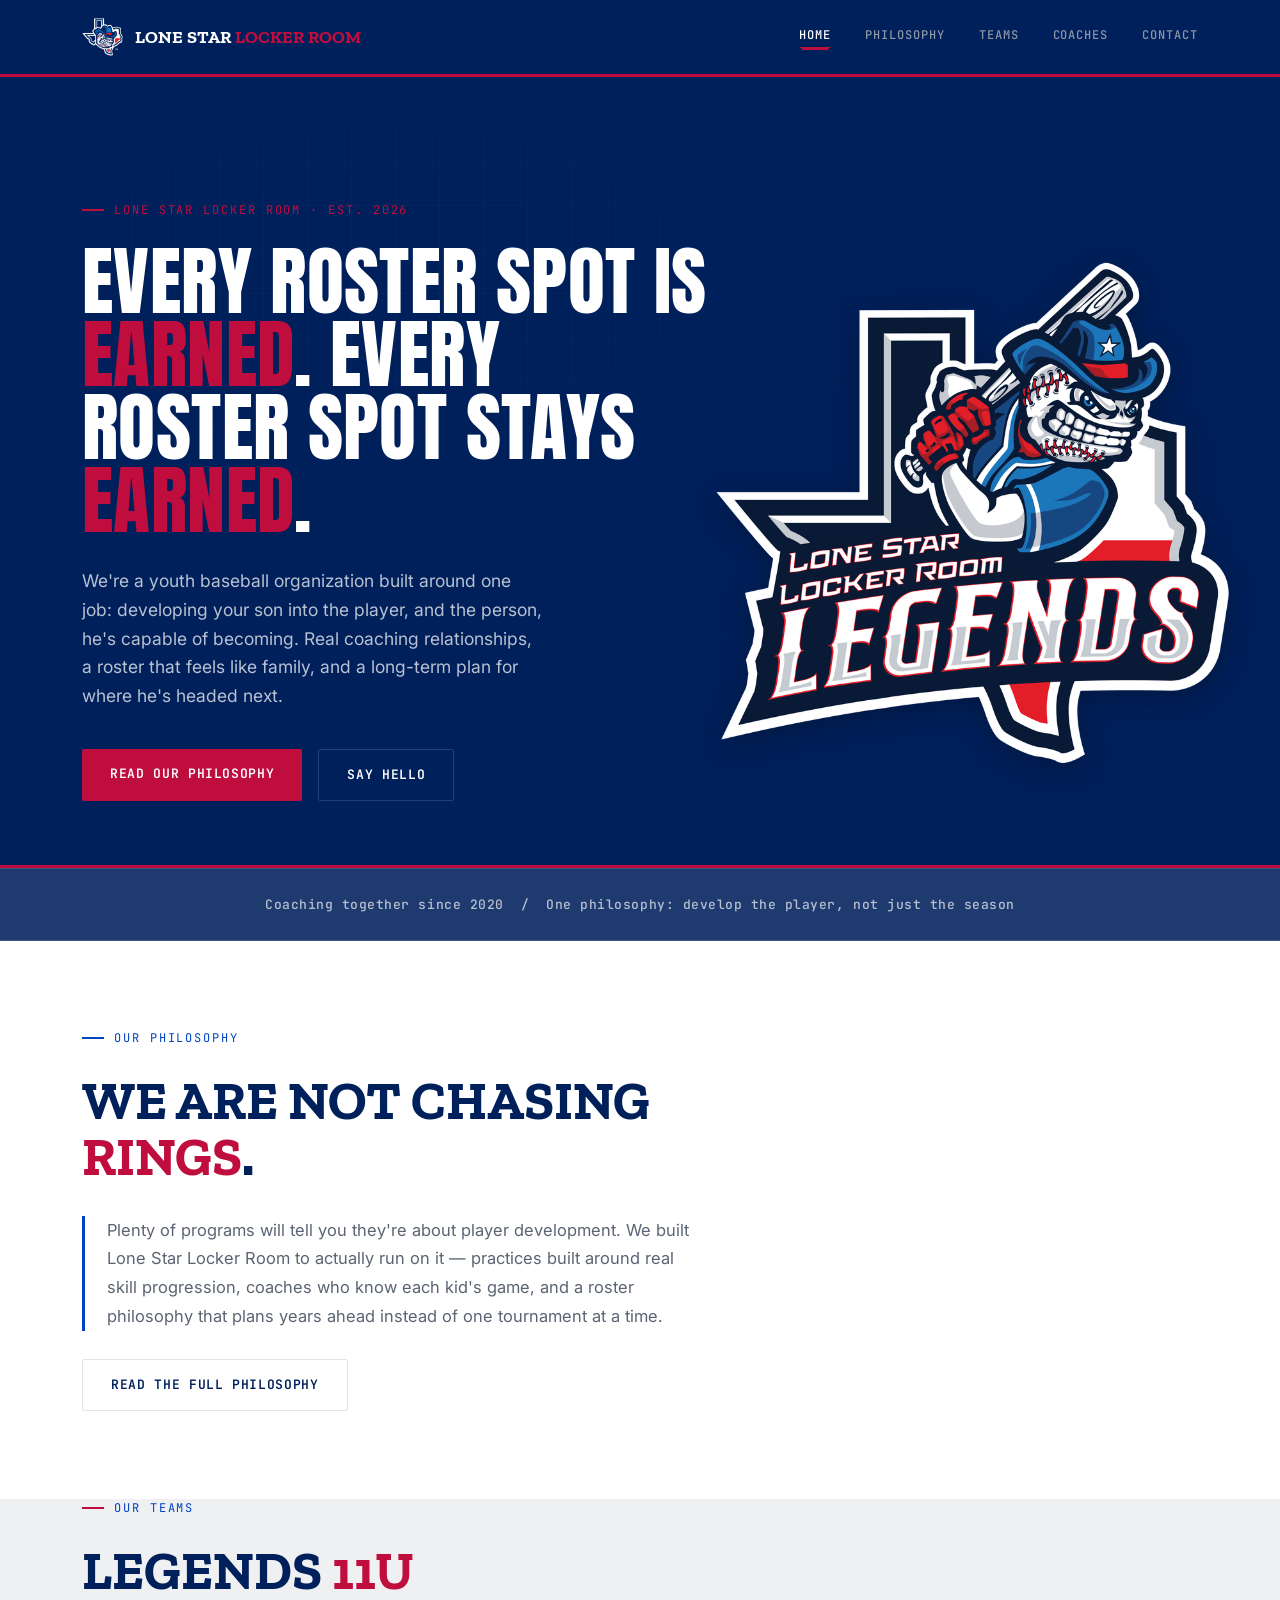
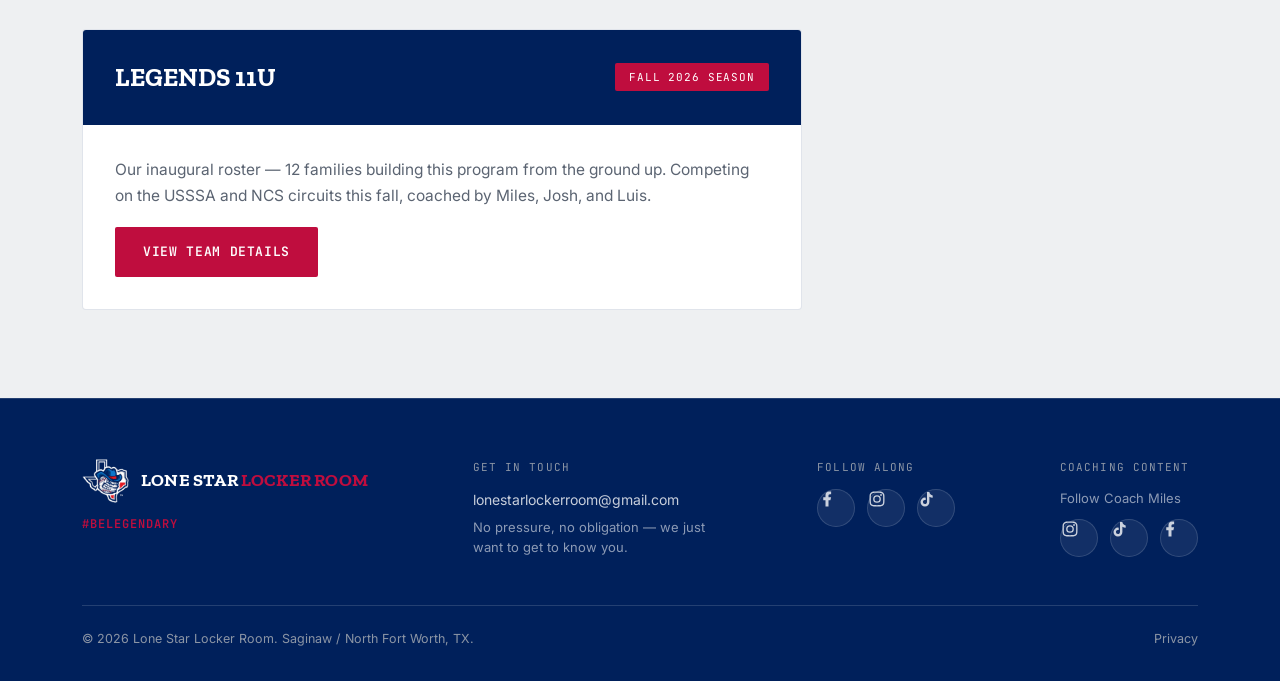
<file: index.html>
<!DOCTYPE html>
<html lang="en">
<head>
<meta charset="UTF-8">
<meta name="viewport" content="width=device-width, initial-scale=1.0">
<title>Home | Lone Star Locker Room</title>
<meta name="description" content="Lone Star Locker Room is a youth select baseball organization in Saginaw / North Fort Worth, TX built on player development, not roster shuffling.">
<link rel="icon" type="image/png" href="/assets/img/lslr-icon.png">
<link rel="preconnect" href="https://fonts.googleapis.com">
<link href="https://fonts.googleapis.com/css2?family=Anton&family=Zilla+Slab:wght@400;500;600;700&family=Inter:wght@400;500;600;700&family=JetBrains+Mono:wght@400;500;600;700&display=swap" rel="stylesheet">
<link rel="stylesheet" href="/assets/css/style.css">
</head>
<body>

<nav class="nav">
  <div class="nav-inner">
    <a href="/" class="brand-lockup">
      <img src="/assets/img/lslr-icon.png" alt="Lone Star Locker Room mark" class="mark mark-nav">
      <div class="wordmark">Lone Star <span>Locker Room</span></div>
    </a>
    <div class="nav-links">
      <a href="#top" class="active">Home</a>
      <a href="/philosophy/">Philosophy</a>
      <a href="/teams/">Teams</a>
      <a href="/coaches/">Coaches</a>
      <a href="/contact/">Contact</a>
    </div>
    <button class="nav-toggle" id="nav-toggle" aria-label="Open menu" aria-expanded="false">
      <span></span><span></span><span></span>
    </button>
  </div>
  <div class="nav-mobile-panel" id="nav-mobile-panel">
      <a href="#top" class="active">Home</a>
      <a href="/philosophy/">Philosophy</a>
      <a href="/teams/">Teams</a>
      <a href="/coaches/">Coaches</a>
      <a href="/contact/">Contact</a>
  </div>
</nav>


<section class="hero" id="top">
  <div class="container hero-grid">
    <div class="hero-copy">
      <div class="eyebrow">Lone Star Locker Room &middot; Est. 2026</div>
      <h1>Every roster spot is <em>earned</em>. Every roster spot stays <em>earned</em>.</h1>
      <p class="hero-sub">We're a youth baseball organization built around one job: developing your son into the player, and the person, he's capable of becoming. Real coaching relationships, a roster that feels like family, and a long-term plan for where he's headed next.</p>
      <div class="hero-ctas">
        <a href="/philosophy/" class="btn btn-primary">Read Our Philosophy</a>
        <a href="/contact/" class="btn btn-secondary">Say Hello</a>
      </div>
    </div>
    <div class="hero-mark-wrap">
      <img src="/assets/img/lslr-primary.png" alt="Lone Star Locker Room Legends logo" class="mark mark-hero">
    </div>
  </div>
</section>

<div style="height: 3px; background: var(--red);"></div>
<div class="mission-band">
  <div class="container">
    <p class="mission-line">Coaching together since 2020 &nbsp;/&nbsp; One philosophy: develop the player, not just the season</p>
  </div>
</div>

<section class="section section-alt">
  <div class="container">
    <div class="phil-header reveal" style="margin-bottom: 30px;">
      <div class="eyebrow" style="color: var(--royal);">Our Philosophy</div>
      <h2>We are not chasing <em>rings</em>.</h2>
    </div>
    <div class="phil-body reveal">
      <p>Plenty of programs will tell you they're about player development. We built Lone Star Locker Room to actually run on it &mdash; practices built around real skill progression, coaches who know each kid's game, and a roster philosophy that plans years ahead instead of one tournament at a time.</p>
    </div>
    <a href="/philosophy/" class="btn btn-secondary reveal" style="display:inline-block; margin-top:28px; border-color: var(--hairline-dark); color: var(--navy);">Read The Full Philosophy</a>
  </div>
</section>

<section class="section" style="padding-top: 0;">
  <div class="container">
    <div class="eyebrow reveal" style="color: var(--royal);">Our Teams</div>
    <h2 class="reveal" style="margin-bottom: 30px;">Legends <em>11U</em></h2>
    <div class="team-card reveal">
      <div class="team-card-band">
        <h3>Legends 11U</h3>
        <span class="team-status">Fall 2026 Season</span>
      </div>
      <div class="team-card-body">
        <p>Our inaugural roster &mdash; 12 families building this program from the ground up. Competing on the USSSA and NCS circuits this fall, coached by Miles, Josh, and Luis.</p>
        <a href="/teams/" class="btn btn-primary">View Team Details</a>
      </div>
    </div>
  </div>
</section>

<footer id="contact-footer" style="border-top: 1px solid var(--hairline);">
  <div class="container">
    <div class="footer-top">
      <div class="footer-brand">
        <div class="brand-lockup">
          <img src="/assets/img/lslr-icon.png" alt="Lone Star Locker Room mark" class="mark mark-footer">
          <div class="wordmark">Lone Star <span>Locker Room</span></div>
        </div>
        <div class="footer-tagline">#BeLegendary</div>
      </div>
      <div class="footer-col">
        <div class="footer-col-title">Get In Touch</div>
        <a href="mailto:lonestarlockerroom@gmail.com">lonestarlockerroom@gmail.com</a>
        <p style="max-width:240px; color:rgba(255,255,255,0.55); font-size:13px; margin-top:4px;">No pressure, no obligation &mdash; we just want to get to know you.</p>
      </div>
      <div class="footer-col">
        <div class="footer-col-title">Follow Along</div>
        <div class="social-icons">
          <a href="https://www.facebook.com/LoneStarLockerRoom" target="_blank" rel="noopener" class="social-icon-btn" aria-label="Lone Star Locker Room on Facebook"><svg width="18" height="18" viewBox="0 0 24 24" fill="currentColor"><path d="M14 13.5h2.5l1-4H14v-2c0-1.03 0-2 2-2h1.5V2.14c-.326-.043-1.557-.14-2.857-.14C11.928 2 10 3.657 10 6.7v2.8H7v4h3V22h4z"/></svg></a>
          <a href="https://www.instagram.com/lonestarlockerroom" target="_blank" rel="noopener" class="social-icon-btn" aria-label="Lone Star Locker Room on Instagram"><svg width="18" height="18" viewBox="0 0 24 24" fill="currentColor"><path d="M12 2c-2.72 0-3.06.01-4.12.06-1.06.05-1.79.22-2.43.47-.66.26-1.22.6-1.77 1.16-.56.55-.9 1.11-1.16 1.77-.25.64-.42 1.37-.47 2.43C2 8.94 2 9.28 2 12s.01 3.06.06 4.12c.05 1.06.22 1.79.47 2.43.26.66.6 1.22 1.16 1.77.55.56 1.11.9 1.77 1.16.64.25 1.37.42 2.43.47C8.94 22 9.28 22 12 22s3.06-.01 4.12-.06c1.06-.05 1.79-.22 2.43-.47.66-.26 1.22-.6 1.77-1.16.56-.55.9-1.11 1.16-1.77.25-.64.42-1.37.47-2.43.05-1.06.06-1.4.06-4.12s-.01-3.06-.06-4.12c-.05-1.06-.22-1.79-.47-2.43-.26-.66-.6-1.22-1.16-1.77-.55-.56-1.11-.9-1.77-1.16-.64-.25-1.37-.42-2.43-.47C15.06 2.01 14.72 2 12 2zm0 1.8c2.67 0 2.99.01 4.04.06.98.04 1.51.21 1.86.34.47.18.8.4 1.15.75.35.35.57.68.75 1.15.13.35.3.88.34 1.86.05 1.05.06 1.37.06 4.04s-.01 2.99-.06 4.04c-.04.98-.21 1.51-.34 1.86-.18.47-.4.8-.75 1.15-.35.35-.68.57-1.15.75-.35.13-.88.3-1.86.34-1.05.05-1.37.06-4.04.06s-2.99-.01-4.04-.06c-.98-.04-1.51-.21-1.86-.34-.47-.18-.8-.4-1.15-.75-.35-.35-.57-.68-.75-1.15-.13-.35-.3-.88-.34-1.86C3.81 14.99 3.8 14.67 3.8 12s.01-2.99.06-4.04c.04-.98.21-1.51.34-1.86.18-.47.4-.8.75-1.15.35-.35.68-.57 1.15-.75.35-.13.88-.3 1.86-.34C9.01 3.81 9.33 3.8 12 3.8zm0 3.05a5.15 5.15 0 100 10.3 5.15 5.15 0 000-10.3zm0 8.5a3.35 3.35 0 110-6.7 3.35 3.35 0 010 6.7zm6.56-8.7a1.2 1.2 0 11-2.4 0 1.2 1.2 0 012.4 0z"/></svg></a>
          <a href="https://www.tiktok.com/@lonestarlockerroom" target="_blank" rel="noopener" class="social-icon-btn" aria-label="Lone Star Locker Room on TikTok"><svg width="18" height="18" viewBox="0 0 24 24" fill="currentColor"><path d="M16.6 5.82c-.9-.88-1.4-2.08-1.4-3.32h-3.2v13.44c0 1.5-1.22 2.72-2.72 2.72a2.72 2.72 0 01-2.72-2.72 2.72 2.72 0 013.72-2.53V10.2a5.92 5.92 0 00-1-.08 5.92 5.92 0 00-5.92 5.92A5.92 5.92 0 009.28 22a5.92 5.92 0 005.92-5.92V9.01a7.5 7.5 0 004.4 1.41V7.22a4.28 4.28 0 01-2.99-1.4z"/></svg></a>
        </div>
      </div>
      <div class="footer-col">
        <div class="footer-col-title">Coaching Content</div>
        <p style="color:rgba(255,255,255,0.55); font-size:13px; margin-bottom:10px;">Follow Coach Miles</p>
        <div class="social-icons">
          <a href="https://www.instagram.com/heycoachmiles/" target="_blank" rel="noopener" class="social-icon-btn" aria-label="Coach Miles on Instagram"><svg width="18" height="18" viewBox="0 0 24 24" fill="currentColor"><path d="M12 2c-2.72 0-3.06.01-4.12.06-1.06.05-1.79.22-2.43.47-.66.26-1.22.6-1.77 1.16-.56.55-.9 1.11-1.16 1.77-.25.64-.42 1.37-.47 2.43C2 8.94 2 9.28 2 12s.01 3.06.06 4.12c.05 1.06.22 1.79.47 2.43.26.66.6 1.22 1.16 1.77.55.56 1.11.9 1.77 1.16.64.25 1.37.42 2.43.47C8.94 22 9.28 22 12 22s3.06-.01 4.12-.06c1.06-.05 1.79-.22 2.43-.47.66-.26 1.22-.6 1.77-1.16.56-.55.9-1.11 1.16-1.77.25-.64.42-1.37.47-2.43.05-1.06.06-1.4.06-4.12s-.01-3.06-.06-4.12c-.05-1.06-.22-1.79-.47-2.43-.26-.66-.6-1.22-1.16-1.77-.55-.56-1.11-.9-1.77-1.16-.64-.25-1.37-.42-2.43-.47C15.06 2.01 14.72 2 12 2zm0 1.8c2.67 0 2.99.01 4.04.06.98.04 1.51.21 1.86.34.47.18.8.4 1.15.75.35.35.57.68.75 1.15.13.35.3.88.34 1.86.05 1.05.06 1.37.06 4.04s-.01 2.99-.06 4.04c-.04.98-.21 1.51-.34 1.86-.18.47-.4.8-.75 1.15-.35.35-.68.57-1.15.75-.35.13-.88.3-1.86.34-1.05.05-1.37.06-4.04.06s-2.99-.01-4.04-.06c-.98-.04-1.51-.21-1.86-.34-.47-.18-.8-.4-1.15-.75-.35-.35-.57-.68-.75-1.15-.13-.35-.3-.88-.34-1.86C3.81 14.99 3.8 14.67 3.8 12s.01-2.99.06-4.04c.04-.98.21-1.51.34-1.86.18-.47.4-.8.75-1.15.35-.35.68-.57 1.15-.75.35-.13.88-.3 1.86-.34C9.01 3.81 9.33 3.8 12 3.8zm0 3.05a5.15 5.15 0 100 10.3 5.15 5.15 0 000-10.3zm0 8.5a3.35 3.35 0 110-6.7 3.35 3.35 0 010 6.7zm6.56-8.7a1.2 1.2 0 11-2.4 0 1.2 1.2 0 012.4 0z"/></svg></a>
          <a href="https://www.tiktok.com/@heycoachmiles" target="_blank" rel="noopener" class="social-icon-btn" aria-label="Coach Miles on TikTok"><svg width="18" height="18" viewBox="0 0 24 24" fill="currentColor"><path d="M16.6 5.82c-.9-.88-1.4-2.08-1.4-3.32h-3.2v13.44c0 1.5-1.22 2.72-2.72 2.72a2.72 2.72 0 01-2.72-2.72 2.72 2.72 0 013.72-2.53V10.2a5.92 5.92 0 00-1-.08 5.92 5.92 0 00-5.92 5.92A5.92 5.92 0 009.28 22a5.92 5.92 0 005.92-5.92V9.01a7.5 7.5 0 004.4 1.41V7.22a4.28 4.28 0 01-2.99-1.4z"/></svg></a>
          <a href="https://www.facebook.com/profile.php?id=61585629301353" target="_blank" rel="noopener" class="social-icon-btn" aria-label="Coach Miles on Facebook"><svg width="18" height="18" viewBox="0 0 24 24" fill="currentColor"><path d="M14 13.5h2.5l1-4H14v-2c0-1.03 0-2 2-2h1.5V2.14c-.326-.043-1.557-.14-2.857-.14C11.928 2 10 3.657 10 6.7v2.8H7v4h3V22h4z"/></svg></a>
        </div>
      </div>
    </div>
    <div class="footer-bottom">
      <span>&copy; 2026 Lone Star Locker Room. Saginaw / North Fort Worth, TX.</span>
      <a href="#">Privacy</a>
    </div>
  </div>
</footer>

<script src="/assets/js/main.js"></script>
</body>
</html>
</file>
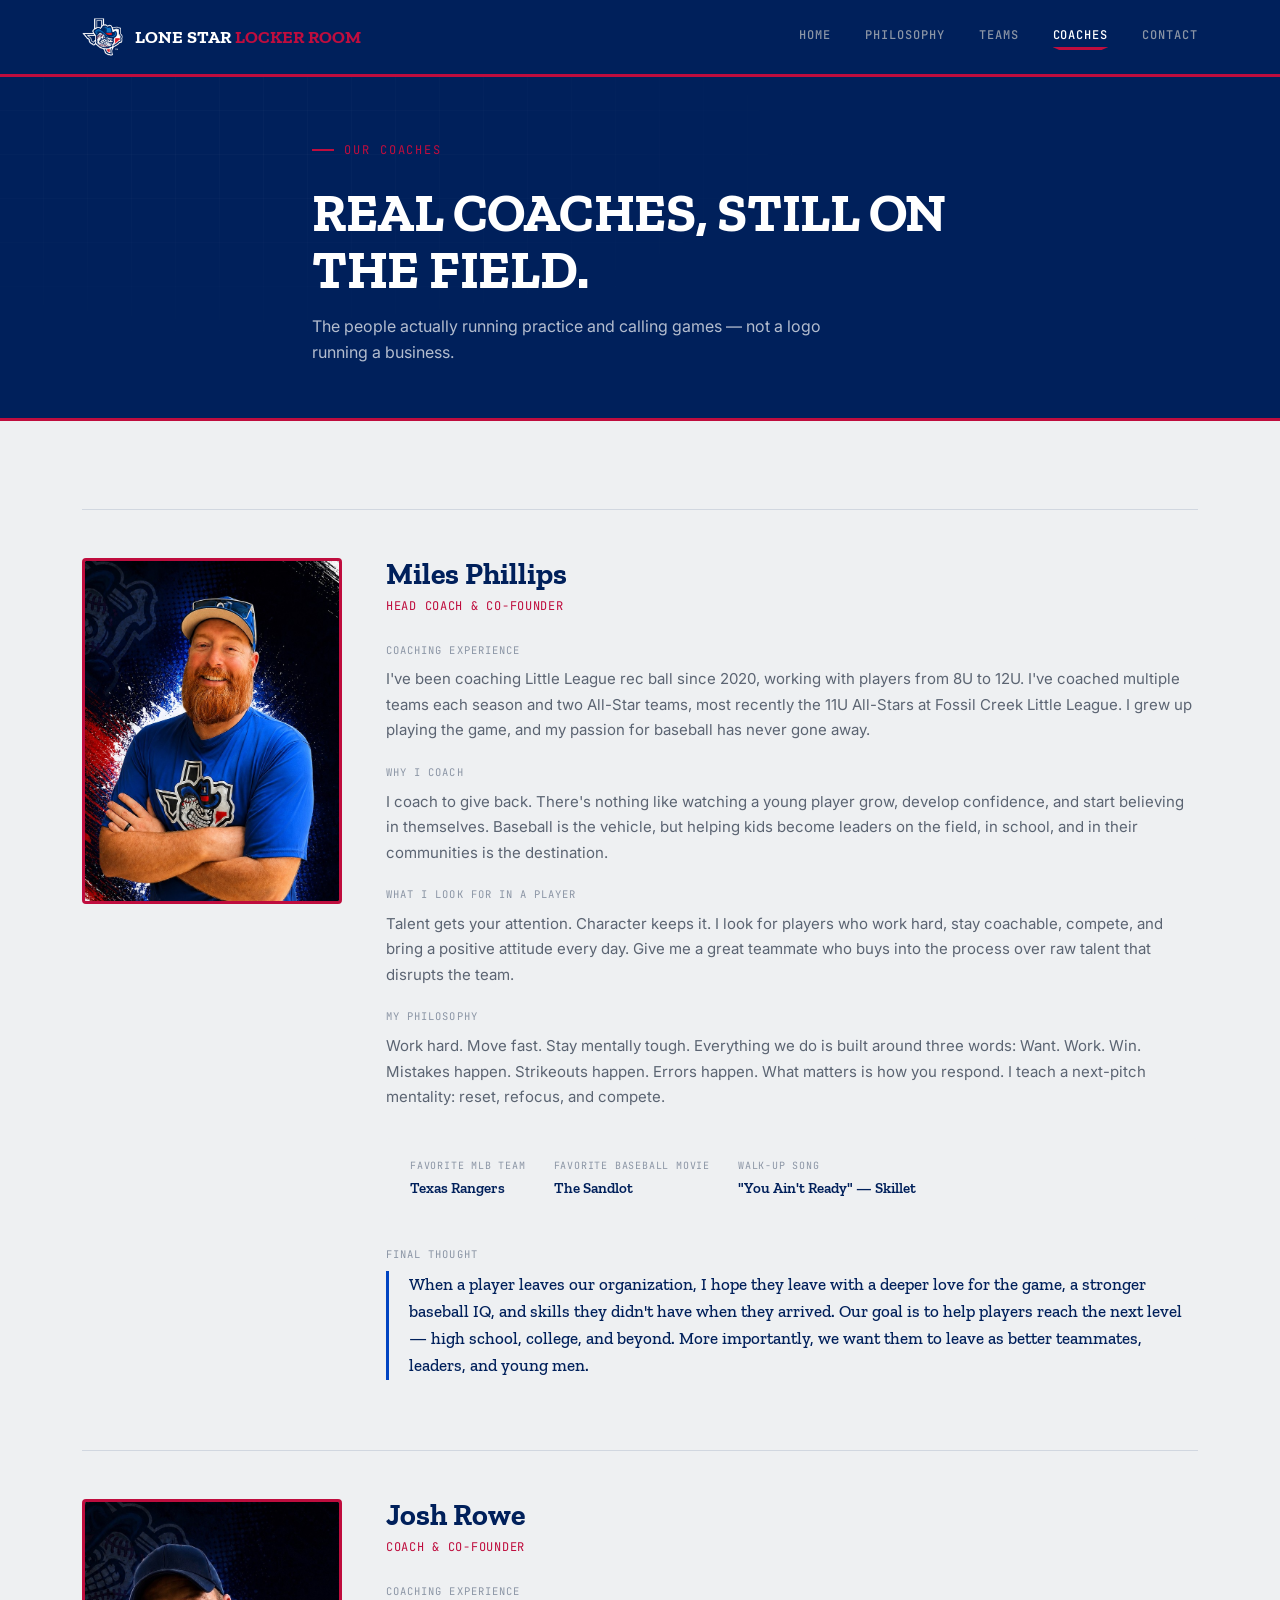
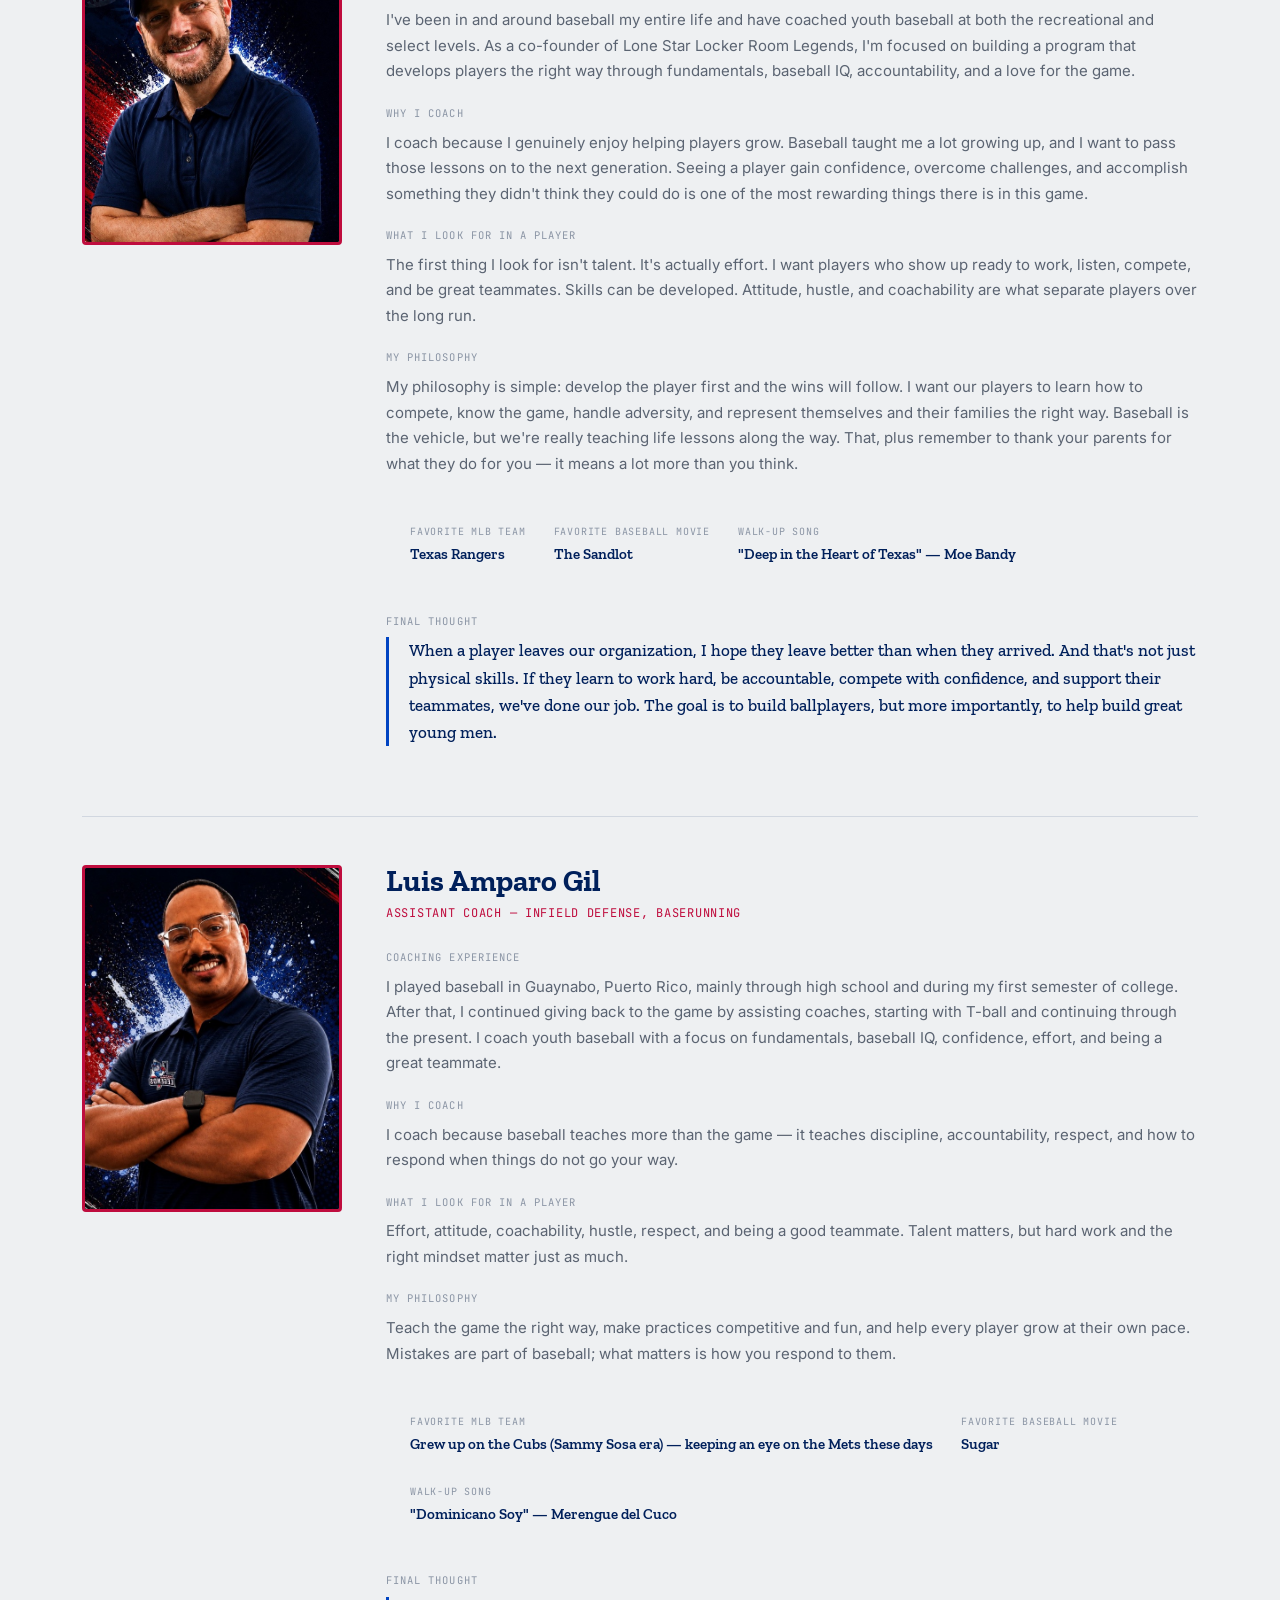
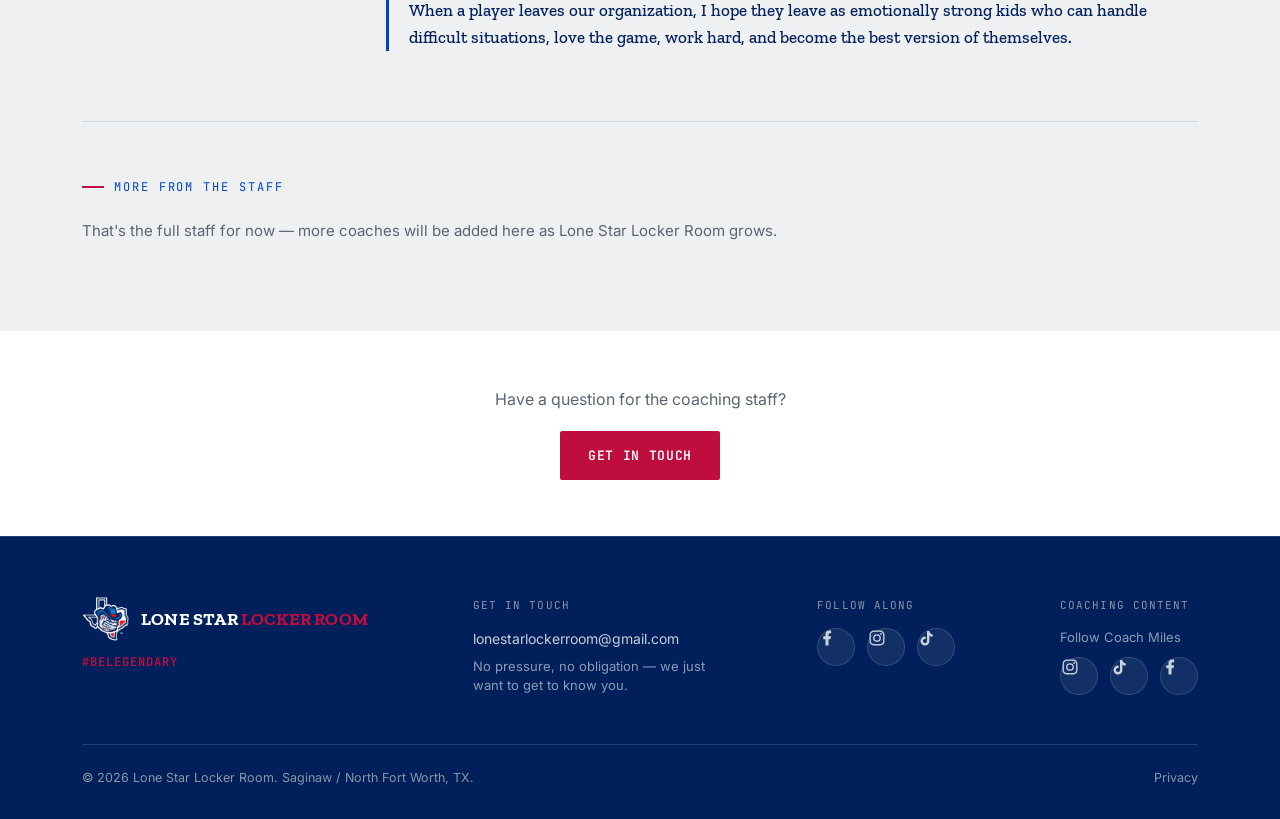
<file: coaches/index.html>
<!DOCTYPE html>
<html lang="en">
<head>
<meta charset="UTF-8">
<meta name="viewport" content="width=device-width, initial-scale=1.0">
<title>Coaches | Lone Star Locker Room</title>
<meta name="description" content="Meet the coaching staff behind Lone Star Locker Room: Miles, Josh, and Luis.">
<link rel="icon" type="image/png" href="/assets/img/lslr-icon.png">
<link rel="preconnect" href="https://fonts.googleapis.com">
<link href="https://fonts.googleapis.com/css2?family=Anton&family=Zilla+Slab:wght@400;500;600;700&family=Inter:wght@400;500;600;700&family=JetBrains+Mono:wght@400;500;600;700&display=swap" rel="stylesheet">
<link rel="stylesheet" href="/assets/css/style.css">
</head>
<body>

<nav class="nav">
  <div class="nav-inner">
    <a href="/" class="brand-lockup">
      <img src="/assets/img/lslr-icon.png" alt="Lone Star Locker Room mark" class="mark mark-nav">
      <div class="wordmark">Lone Star <span>Locker Room</span></div>
    </a>
    <div class="nav-links">
      <a href="/">Home</a>
      <a href="/philosophy/">Philosophy</a>
      <a href="/teams/">Teams</a>
      <a href="#top" class="active">Coaches</a>
      <a href="/contact/">Contact</a>
    </div>
    <button class="nav-toggle" id="nav-toggle" aria-label="Open menu" aria-expanded="false">
      <span></span><span></span><span></span>
    </button>
  </div>
  <div class="nav-mobile-panel" id="nav-mobile-panel">
      <a href="/">Home</a>
      <a href="/philosophy/">Philosophy</a>
      <a href="/teams/">Teams</a>
      <a href="#top" class="active">Coaches</a>
      <a href="/contact/">Contact</a>
  </div>
</nav>


<section class="page-hero" id="top">
  <div class="container page-hero-inner">
    <div class="eyebrow">Our Coaches</div>
    <h1>Real coaches, still on the field.</h1>
    <p class="page-hero-sub">The people actually running practice and calling games &mdash; not a logo running a business.</p>
  </div>
</section>

<section class="section">
  <div class="container">

    <div class="coach-profile reveal">
      <div class="coach-profile-photo">
        <img src="/assets/img/coach-miles.jpg" alt="Coach Miles Phillips">
      </div>
      <div>
        <div class="coach-profile-name">Miles Phillips</div>
        <div class="coach-profile-role">Head Coach &amp; Co-Founder</div>

        <div class="coach-section">
          <div class="coach-section-title">Coaching Experience</div>
          <p>I've been coaching Little League rec ball since 2020, working with players from 8U to 12U. I've coached multiple teams each season and two All-Star teams, most recently the 11U All-Stars at Fossil Creek Little League. I grew up playing the game, and my passion for baseball has never gone away.</p>
        </div>

        <div class="coach-section">
          <div class="coach-section-title">Why I Coach</div>
          <p>I coach to give back. There's nothing like watching a young player grow, develop confidence, and start believing in themselves. Baseball is the vehicle, but helping kids become leaders on the field, in school, and in their communities is the destination.</p>
        </div>

        <div class="coach-section">
          <div class="coach-section-title">What I Look For In A Player</div>
          <p>Talent gets your attention. Character keeps it. I look for players who work hard, stay coachable, compete, and bring a positive attitude every day. Give me a great teammate who buys into the process over raw talent that disrupts the team.</p>
        </div>

        <div class="coach-section">
          <div class="coach-section-title">My Philosophy</div>
          <p>Work hard. Move fast. Stay mentally tough. Everything we do is built around three words: Want. Work. Win. Mistakes happen. Strikeouts happen. Errors happen. What matters is how you respond. I teach a next-pitch mentality: reset, refocus, and compete.</p>
        </div>

        <div class="coach-rapid-fire">
          <div class="rapid-fire-item">
            <div class="label">Favorite MLB Team</div>
            <div class="value">Texas Rangers</div>
          </div>
          <div class="rapid-fire-item">
            <div class="label">Favorite Baseball Movie</div>
            <div class="value">The Sandlot</div>
          </div>
          <div class="rapid-fire-item">
            <div class="label">Walk-Up Song</div>
            <div class="value">"You Ain't Ready" &mdash; Skillet</div>
          </div>
        </div>

        <div class="coach-section">
          <div class="coach-section-title">Final Thought</div>
          <div class="coach-final-thought">When a player leaves our organization, I hope they leave with a deeper love for the game, a stronger baseball IQ, and skills they didn't have when they arrived. Our goal is to help players reach the next level &mdash; high school, college, and beyond. More importantly, we want them to leave as better teammates, leaders, and young men.</div>
        </div>
      </div>
    </div>

    <div class="coach-profile reveal">
      <div class="coach-profile-photo">
        <img src="/assets/img/coach-josh.jpg" alt="Coach Josh Rowe">
      </div>
      <div>
        <div class="coach-profile-name">Josh Rowe</div>
        <div class="coach-profile-role">Coach &amp; Co-Founder</div>

        <div class="coach-section">
          <div class="coach-section-title">Coaching Experience</div>
          <p>I've been in and around baseball my entire life and have coached youth baseball at both the recreational and select levels. As a co-founder of Lone Star Locker Room Legends, I'm focused on building a program that develops players the right way through fundamentals, baseball IQ, accountability, and a love for the game.</p>
        </div>

        <div class="coach-section">
          <div class="coach-section-title">Why I Coach</div>
          <p>I coach because I genuinely enjoy helping players grow. Baseball taught me a lot growing up, and I want to pass those lessons on to the next generation. Seeing a player gain confidence, overcome challenges, and accomplish something they didn't think they could do is one of the most rewarding things there is in this game.</p>
        </div>

        <div class="coach-section">
          <div class="coach-section-title">What I Look For In A Player</div>
          <p>The first thing I look for isn't talent. It's actually effort. I want players who show up ready to work, listen, compete, and be great teammates. Skills can be developed. Attitude, hustle, and coachability are what separate players over the long run.</p>
        </div>

        <div class="coach-section">
          <div class="coach-section-title">My Philosophy</div>
          <p>My philosophy is simple: develop the player first and the wins will follow. I want our players to learn how to compete, know the game, handle adversity, and represent themselves and their families the right way. Baseball is the vehicle, but we're really teaching life lessons along the way. That, plus remember to thank your parents for what they do for you &mdash; it means a lot more than you think.</p>
        </div>

        <div class="coach-rapid-fire">
          <div class="rapid-fire-item">
            <div class="label">Favorite MLB Team</div>
            <div class="value">Texas Rangers</div>
          </div>
          <div class="rapid-fire-item">
            <div class="label">Favorite Baseball Movie</div>
            <div class="value">The Sandlot</div>
          </div>
          <div class="rapid-fire-item">
            <div class="label">Walk-Up Song</div>
            <div class="value">"Deep in the Heart of Texas" &mdash; Moe Bandy</div>
          </div>
        </div>

        <div class="coach-section">
          <div class="coach-section-title">Final Thought</div>
          <div class="coach-final-thought">When a player leaves our organization, I hope they leave better than when they arrived. And that's not just physical skills. If they learn to work hard, be accountable, compete with confidence, and support their teammates, we've done our job. The goal is to build ballplayers, but more importantly, to help build great young men.</div>
        </div>
      </div>
    </div>

    <div class="coach-profile reveal">
      <div class="coach-profile-photo">
        <img src="/assets/img/coach-luis.jpg" alt="Coach Luis Amparo Gil">
      </div>
      <div>
        <div class="coach-profile-name">Luis Amparo Gil</div>
        <div class="coach-profile-role">Assistant Coach &mdash; Infield Defense, Baserunning</div>

        <div class="coach-section">
          <div class="coach-section-title">Coaching Experience</div>
          <p>I played baseball in Guaynabo, Puerto Rico, mainly through high school and during my first semester of college. After that, I continued giving back to the game by assisting coaches, starting with T-ball and continuing through the present. I coach youth baseball with a focus on fundamentals, baseball IQ, confidence, effort, and being a great teammate.</p>
        </div>

        <div class="coach-section">
          <div class="coach-section-title">Why I Coach</div>
          <p>I coach because baseball teaches more than the game &mdash; it teaches discipline, accountability, respect, and how to respond when things do not go your way.</p>
        </div>

        <div class="coach-section">
          <div class="coach-section-title">What I Look For In A Player</div>
          <p>Effort, attitude, coachability, hustle, respect, and being a good teammate. Talent matters, but hard work and the right mindset matter just as much.</p>
        </div>

        <div class="coach-section">
          <div class="coach-section-title">My Philosophy</div>
          <p>Teach the game the right way, make practices competitive and fun, and help every player grow at their own pace. Mistakes are part of baseball; what matters is how you respond to them.</p>
        </div>

        <div class="coach-rapid-fire">
          <div class="rapid-fire-item">
            <div class="label">Favorite MLB Team</div>
            <div class="value">Grew up on the Cubs (Sammy Sosa era) &mdash; keeping an eye on the Mets these days</div>
          </div>
          <div class="rapid-fire-item">
            <div class="label">Favorite Baseball Movie</div>
            <div class="value">Sugar</div>
          </div>
          <div class="rapid-fire-item">
            <div class="label">Walk-Up Song</div>
            <div class="value">"Dominicano Soy" &mdash; Merengue del Cuco</div>
          </div>
        </div>

        <div class="coach-section">
          <div class="coach-section-title">Final Thought</div>
          <div class="coach-final-thought">When a player leaves our organization, I hope they leave as emotionally strong kids who can handle difficult situations, love the game, work hard, and become the best version of themselves.</div>
        </div>
      </div>
    </div>

    <div style="margin-top: 56px;">
      <div class="eyebrow reveal" style="color: var(--royal); margin-bottom: 24px;">More From The Staff</div>
      <p style="color: var(--steel); font-size: 15px;">That's the full staff for now &mdash; more coaches will be added here as Lone Star Locker Room grows.</p>
    </div>

  </div>
</section>

<section class="section section-alt" style="padding: 56px 0;">
  <div class="container" style="text-align:center;">
    <p style="font-size: 16px; color: var(--steel); margin-bottom: 20px;">Have a question for the coaching staff?</p>
    <a href="/contact/" class="btn btn-primary">Get In Touch</a>
  </div>
</section>

<footer id="contact-footer" style="border-top: 1px solid var(--hairline);">
  <div class="container">
    <div class="footer-top">
      <div class="footer-brand">
        <div class="brand-lockup">
          <img src="/assets/img/lslr-icon.png" alt="Lone Star Locker Room mark" class="mark mark-footer">
          <div class="wordmark">Lone Star <span>Locker Room</span></div>
        </div>
        <div class="footer-tagline">#BeLegendary</div>
      </div>
      <div class="footer-col">
        <div class="footer-col-title">Get In Touch</div>
        <a href="mailto:lonestarlockerroom@gmail.com">lonestarlockerroom@gmail.com</a>
        <p style="max-width:240px; color:rgba(255,255,255,0.55); font-size:13px; margin-top:4px;">No pressure, no obligation &mdash; we just want to get to know you.</p>
      </div>
      <div class="footer-col">
        <div class="footer-col-title">Follow Along</div>
        <div class="social-icons">
          <a href="https://www.facebook.com/LoneStarLockerRoom" target="_blank" rel="noopener" class="social-icon-btn" aria-label="Lone Star Locker Room on Facebook"><svg width="18" height="18" viewBox="0 0 24 24" fill="currentColor"><path d="M14 13.5h2.5l1-4H14v-2c0-1.03 0-2 2-2h1.5V2.14c-.326-.043-1.557-.14-2.857-.14C11.928 2 10 3.657 10 6.7v2.8H7v4h3V22h4z"/></svg></a>
          <a href="https://www.instagram.com/lonestarlockerroom" target="_blank" rel="noopener" class="social-icon-btn" aria-label="Lone Star Locker Room on Instagram"><svg width="18" height="18" viewBox="0 0 24 24" fill="currentColor"><path d="M12 2c-2.72 0-3.06.01-4.12.06-1.06.05-1.79.22-2.43.47-.66.26-1.22.6-1.77 1.16-.56.55-.9 1.11-1.16 1.77-.25.64-.42 1.37-.47 2.43C2 8.94 2 9.28 2 12s.01 3.06.06 4.12c.05 1.06.22 1.79.47 2.43.26.66.6 1.22 1.16 1.77.55.56 1.11.9 1.77 1.16.64.25 1.37.42 2.43.47C8.94 22 9.28 22 12 22s3.06-.01 4.12-.06c1.06-.05 1.79-.22 2.43-.47.66-.26 1.22-.6 1.77-1.16.56-.55.9-1.11 1.16-1.77.25-.64.42-1.37.47-2.43.05-1.06.06-1.4.06-4.12s-.01-3.06-.06-4.12c-.05-1.06-.22-1.79-.47-2.43-.26-.66-.6-1.22-1.16-1.77-.55-.56-1.11-.9-1.77-1.16-.64-.25-1.37-.42-2.43-.47C15.06 2.01 14.72 2 12 2zm0 1.8c2.67 0 2.99.01 4.04.06.98.04 1.51.21 1.86.34.47.18.8.4 1.15.75.35.35.57.68.75 1.15.13.35.3.88.34 1.86.05 1.05.06 1.37.06 4.04s-.01 2.99-.06 4.04c-.04.98-.21 1.51-.34 1.86-.18.47-.4.8-.75 1.15-.35.35-.68.57-1.15.75-.35.13-.88.3-1.86.34-1.05.05-1.37.06-4.04.06s-2.99-.01-4.04-.06c-.98-.04-1.51-.21-1.86-.34-.47-.18-.8-.4-1.15-.75-.35-.35-.57-.68-.75-1.15-.13-.35-.3-.88-.34-1.86C3.81 14.99 3.8 14.67 3.8 12s.01-2.99.06-4.04c.04-.98.21-1.51.34-1.86.18-.47.4-.8.75-1.15.35-.35.68-.57 1.15-.75.35-.13.88-.3 1.86-.34C9.01 3.81 9.33 3.8 12 3.8zm0 3.05a5.15 5.15 0 100 10.3 5.15 5.15 0 000-10.3zm0 8.5a3.35 3.35 0 110-6.7 3.35 3.35 0 010 6.7zm6.56-8.7a1.2 1.2 0 11-2.4 0 1.2 1.2 0 012.4 0z"/></svg></a>
          <a href="https://www.tiktok.com/@lonestarlockerroom" target="_blank" rel="noopener" class="social-icon-btn" aria-label="Lone Star Locker Room on TikTok"><svg width="18" height="18" viewBox="0 0 24 24" fill="currentColor"><path d="M16.6 5.82c-.9-.88-1.4-2.08-1.4-3.32h-3.2v13.44c0 1.5-1.22 2.72-2.72 2.72a2.72 2.72 0 01-2.72-2.72 2.72 2.72 0 013.72-2.53V10.2a5.92 5.92 0 00-1-.08 5.92 5.92 0 00-5.92 5.92A5.92 5.92 0 009.28 22a5.92 5.92 0 005.92-5.92V9.01a7.5 7.5 0 004.4 1.41V7.22a4.28 4.28 0 01-2.99-1.4z"/></svg></a>
        </div>
      </div>
      <div class="footer-col">
        <div class="footer-col-title">Coaching Content</div>
        <p style="color:rgba(255,255,255,0.55); font-size:13px; margin-bottom:10px;">Follow Coach Miles</p>
        <div class="social-icons">
          <a href="https://www.instagram.com/heycoachmiles/" target="_blank" rel="noopener" class="social-icon-btn" aria-label="Coach Miles on Instagram"><svg width="18" height="18" viewBox="0 0 24 24" fill="currentColor"><path d="M12 2c-2.72 0-3.06.01-4.12.06-1.06.05-1.79.22-2.43.47-.66.26-1.22.6-1.77 1.16-.56.55-.9 1.11-1.16 1.77-.25.64-.42 1.37-.47 2.43C2 8.94 2 9.28 2 12s.01 3.06.06 4.12c.05 1.06.22 1.79.47 2.43.26.66.6 1.22 1.16 1.77.55.56 1.11.9 1.77 1.16.64.25 1.37.42 2.43.47C8.94 22 9.28 22 12 22s3.06-.01 4.12-.06c1.06-.05 1.79-.22 2.43-.47.66-.26 1.22-.6 1.77-1.16.56-.55.9-1.11 1.16-1.77.25-.64.42-1.37.47-2.43.05-1.06.06-1.4.06-4.12s-.01-3.06-.06-4.12c-.05-1.06-.22-1.79-.47-2.43-.26-.66-.6-1.22-1.16-1.77-.55-.56-1.11-.9-1.77-1.16-.64-.25-1.37-.42-2.43-.47C15.06 2.01 14.72 2 12 2zm0 1.8c2.67 0 2.99.01 4.04.06.98.04 1.51.21 1.86.34.47.18.8.4 1.15.75.35.35.57.68.75 1.15.13.35.3.88.34 1.86.05 1.05.06 1.37.06 4.04s-.01 2.99-.06 4.04c-.04.98-.21 1.51-.34 1.86-.18.47-.4.8-.75 1.15-.35.35-.68.57-1.15.75-.35.13-.88.3-1.86.34-1.05.05-1.37.06-4.04.06s-2.99-.01-4.04-.06c-.98-.04-1.51-.21-1.86-.34-.47-.18-.8-.4-1.15-.75-.35-.35-.57-.68-.75-1.15-.13-.35-.3-.88-.34-1.86C3.81 14.99 3.8 14.67 3.8 12s.01-2.99.06-4.04c.04-.98.21-1.51.34-1.86.18-.47.4-.8.75-1.15.35-.35.68-.57 1.15-.75.35-.13.88-.3 1.86-.34C9.01 3.81 9.33 3.8 12 3.8zm0 3.05a5.15 5.15 0 100 10.3 5.15 5.15 0 000-10.3zm0 8.5a3.35 3.35 0 110-6.7 3.35 3.35 0 010 6.7zm6.56-8.7a1.2 1.2 0 11-2.4 0 1.2 1.2 0 012.4 0z"/></svg></a>
          <a href="https://www.tiktok.com/@heycoachmiles" target="_blank" rel="noopener" class="social-icon-btn" aria-label="Coach Miles on TikTok"><svg width="18" height="18" viewBox="0 0 24 24" fill="currentColor"><path d="M16.6 5.82c-.9-.88-1.4-2.08-1.4-3.32h-3.2v13.44c0 1.5-1.22 2.72-2.72 2.72a2.72 2.72 0 01-2.72-2.72 2.72 2.72 0 013.72-2.53V10.2a5.92 5.92 0 00-1-.08 5.92 5.92 0 00-5.92 5.92A5.92 5.92 0 009.28 22a5.92 5.92 0 005.92-5.92V9.01a7.5 7.5 0 004.4 1.41V7.22a4.28 4.28 0 01-2.99-1.4z"/></svg></a>
          <a href="https://www.facebook.com/profile.php?id=61585629301353" target="_blank" rel="noopener" class="social-icon-btn" aria-label="Coach Miles on Facebook"><svg width="18" height="18" viewBox="0 0 24 24" fill="currentColor"><path d="M14 13.5h2.5l1-4H14v-2c0-1.03 0-2 2-2h1.5V2.14c-.326-.043-1.557-.14-2.857-.14C11.928 2 10 3.657 10 6.7v2.8H7v4h3V22h4z"/></svg></a>
        </div>
      </div>
    </div>
    <div class="footer-bottom">
      <span>&copy; 2026 Lone Star Locker Room. Saginaw / North Fort Worth, TX.</span>
      <a href="#">Privacy</a>
    </div>
  </div>
</footer>

<script src="/assets/js/main.js"></script>
</body>
</html>
</file>
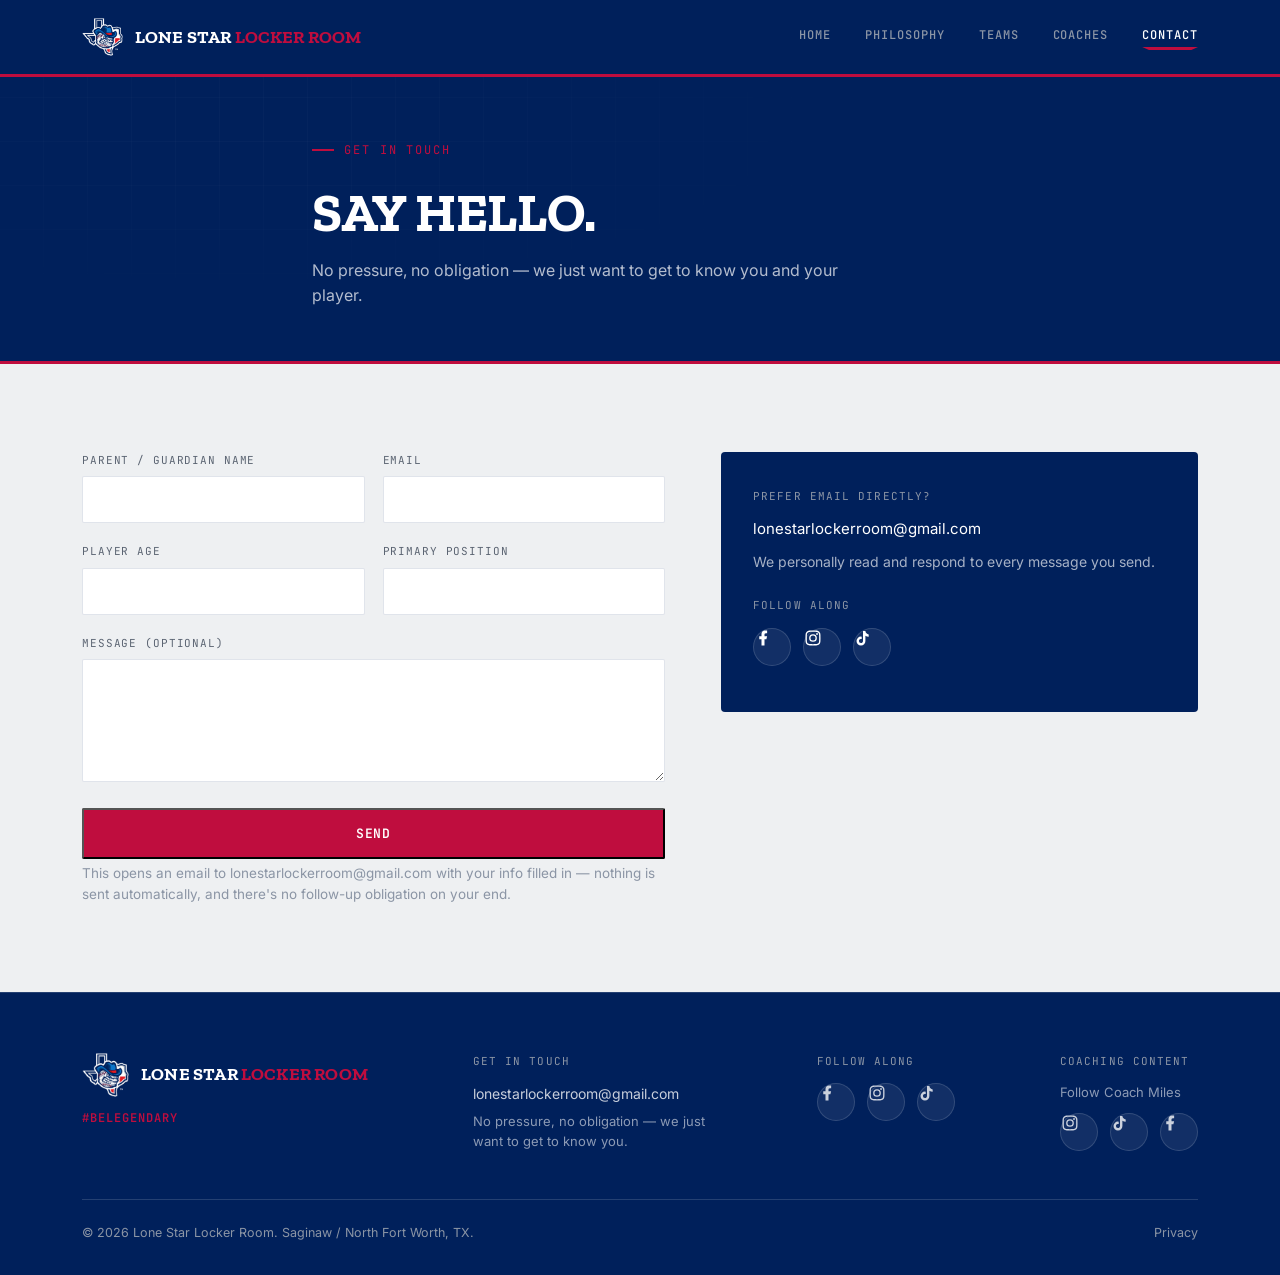
<file: contact/index.html>
<!DOCTYPE html>
<html lang="en">
<head>
<meta charset="UTF-8">
<meta name="viewport" content="width=device-width, initial-scale=1.0">
<title>Contact | Lone Star Locker Room</title>
<meta name="description" content="Get in touch with Lone Star Locker Room. No pressure, no obligation.">
<link rel="icon" type="image/png" href="/assets/img/lslr-icon.png">
<link rel="preconnect" href="https://fonts.googleapis.com">
<link href="https://fonts.googleapis.com/css2?family=Anton&family=Zilla+Slab:wght@400;500;600;700&family=Inter:wght@400;500;600;700&family=JetBrains+Mono:wght@400;500;600;700&display=swap" rel="stylesheet">
<link rel="stylesheet" href="/assets/css/style.css">
</head>
<body>

<nav class="nav">
  <div class="nav-inner">
    <a href="/" class="brand-lockup">
      <img src="/assets/img/lslr-icon.png" alt="Lone Star Locker Room mark" class="mark mark-nav">
      <div class="wordmark">Lone Star <span>Locker Room</span></div>
    </a>
    <div class="nav-links">
      <a href="/">Home</a>
      <a href="/philosophy/">Philosophy</a>
      <a href="/teams/">Teams</a>
      <a href="/coaches/">Coaches</a>
      <a href="#top" class="active">Contact</a>
    </div>
    <button class="nav-toggle" id="nav-toggle" aria-label="Open menu" aria-expanded="false">
      <span></span><span></span><span></span>
    </button>
  </div>
  <div class="nav-mobile-panel" id="nav-mobile-panel">
      <a href="/">Home</a>
      <a href="/philosophy/">Philosophy</a>
      <a href="/teams/">Teams</a>
      <a href="/coaches/">Coaches</a>
      <a href="#top" class="active">Contact</a>
  </div>
</nav>


<section class="page-hero" id="top">
  <div class="container page-hero-inner">
    <div class="eyebrow">Get In Touch</div>
    <h1>Say hello.</h1>
    <p class="page-hero-sub">No pressure, no obligation &mdash; we just want to get to know you and your player.</p>
  </div>
</section>

<section class="section">
  <div class="container contact-grid">
    <div class="reveal">
      <form id="interest-form">
        <div class="form-row">
          <div class="form-group">
            <label for="f-name">Parent / Guardian Name</label>
            <input type="text" id="f-name" name="name" required>
          </div>
          <div class="form-group">
            <label for="f-email">Email</label>
            <input type="email" id="f-email" name="email" required>
          </div>
        </div>
        <div class="form-row">
          <div class="form-group">
            <label for="f-age">Player Age</label>
            <input type="text" id="f-age" name="age">
          </div>
          <div class="form-group">
            <label for="f-position">Primary Position</label>
            <input type="text" id="f-position" name="position">
          </div>
        </div>
        <div class="form-group">
          <label for="f-message">Message (optional)</label>
          <textarea id="f-message" name="message" rows="5"></textarea>
        </div>
        <button type="submit" class="btn btn-primary btn-block">Send</button>
        <p class="form-note">This opens an email to lonestarlockerroom@gmail.com with your info filled in &mdash; nothing is sent automatically, and there's no follow-up obligation on your end.</p>
      </form>
    </div>

    <div class="contact-side reveal">
      <div class="footer-col-title">Prefer email directly?</div>
      <a href="mailto:lonestarlockerroom@gmail.com">lonestarlockerroom@gmail.com</a>
      <p>We personally read and respond to every message you send.</p>
      <div class="footer-col-title">Follow Along</div>
      <div class="social-icons">
        <a href="https://www.facebook.com/LoneStarLockerRoom" target="_blank" rel="noopener" class="social-icon-btn" aria-label="Lone Star Locker Room on Facebook"><svg width="18" height="18" viewBox="0 0 24 24" fill="currentColor"><path d="M14 13.5h2.5l1-4H14v-2c0-1.03 0-2 2-2h1.5V2.14c-.326-.043-1.557-.14-2.857-.14C11.928 2 10 3.657 10 6.7v2.8H7v4h3V22h4z"/></svg></a>
        <a href="https://www.instagram.com/lonestarlockerroom" target="_blank" rel="noopener" class="social-icon-btn" aria-label="Lone Star Locker Room on Instagram"><svg width="18" height="18" viewBox="0 0 24 24" fill="currentColor"><path d="M12 2c-2.72 0-3.06.01-4.12.06-1.06.05-1.79.22-2.43.47-.66.26-1.22.6-1.77 1.16-.56.55-.9 1.11-1.16 1.77-.25.64-.42 1.37-.47 2.43C2 8.94 2 9.28 2 12s.01 3.06.06 4.12c.05 1.06.22 1.79.47 2.43.26.66.6 1.22 1.16 1.77.55.56 1.11.9 1.77 1.16.64.25 1.37.42 2.43.47C8.94 22 9.28 22 12 22s3.06-.01 4.12-.06c1.06-.05 1.79-.22 2.43-.47.66-.26 1.22-.6 1.77-1.16.56-.55.9-1.11 1.16-1.77.25-.64.42-1.37.47-2.43.05-1.06.06-1.4.06-4.12s-.01-3.06-.06-4.12c-.05-1.06-.22-1.79-.47-2.43-.26-.66-.6-1.22-1.16-1.77-.55-.56-1.11-.9-1.77-1.16-.64-.25-1.37-.42-2.43-.47C15.06 2.01 14.72 2 12 2zm0 1.8c2.67 0 2.99.01 4.04.06.98.04 1.51.21 1.86.34.47.18.8.4 1.15.75.35.35.57.68.75 1.15.13.35.3.88.34 1.86.05 1.05.06 1.37.06 4.04s-.01 2.99-.06 4.04c-.04.98-.21 1.51-.34 1.86-.18.47-.4.8-.75 1.15-.35.35-.68.57-1.15.75-.35.13-.88.3-1.86.34-1.05.05-1.37.06-4.04.06s-2.99-.01-4.04-.06c-.98-.04-1.51-.21-1.86-.34-.47-.18-.8-.4-1.15-.75-.35-.35-.57-.68-.75-1.15-.13-.35-.3-.88-.34-1.86C3.81 14.99 3.8 14.67 3.8 12s.01-2.99.06-4.04c.04-.98.21-1.51.34-1.86.18-.47.4-.8.75-1.15.35-.35.68-.57 1.15-.75.35-.13.88-.3 1.86-.34C9.01 3.81 9.33 3.8 12 3.8zm0 3.05a5.15 5.15 0 100 10.3 5.15 5.15 0 000-10.3zm0 8.5a3.35 3.35 0 110-6.7 3.35 3.35 0 010 6.7zm6.56-8.7a1.2 1.2 0 11-2.4 0 1.2 1.2 0 012.4 0z"/></svg></a>
        <a href="https://www.tiktok.com/@lonestarlockerroom" target="_blank" rel="noopener" class="social-icon-btn" aria-label="Lone Star Locker Room on TikTok"><svg width="18" height="18" viewBox="0 0 24 24" fill="currentColor"><path d="M16.6 5.82c-.9-.88-1.4-2.08-1.4-3.32h-3.2v13.44c0 1.5-1.22 2.72-2.72 2.72a2.72 2.72 0 01-2.72-2.72 2.72 2.72 0 013.72-2.53V10.2a5.92 5.92 0 00-1-.08 5.92 5.92 0 00-5.92 5.92A5.92 5.92 0 009.28 22a5.92 5.92 0 005.92-5.92V9.01a7.5 7.5 0 004.4 1.41V7.22a4.28 4.28 0 01-2.99-1.4z"/></svg></a>
      </div>
    </div>
  </div>
</section>

<footer id="contact-footer" style="border-top: 1px solid var(--hairline);">
  <div class="container">
    <div class="footer-top">
      <div class="footer-brand">
        <div class="brand-lockup">
          <img src="/assets/img/lslr-icon.png" alt="Lone Star Locker Room mark" class="mark mark-footer">
          <div class="wordmark">Lone Star <span>Locker Room</span></div>
        </div>
        <div class="footer-tagline">#BeLegendary</div>
      </div>
      <div class="footer-col">
        <div class="footer-col-title">Get In Touch</div>
        <a href="mailto:lonestarlockerroom@gmail.com">lonestarlockerroom@gmail.com</a>
        <p style="max-width:240px; color:rgba(255,255,255,0.55); font-size:13px; margin-top:4px;">No pressure, no obligation &mdash; we just want to get to know you.</p>
      </div>
      <div class="footer-col">
        <div class="footer-col-title">Follow Along</div>
        <div class="social-icons">
          <a href="https://www.facebook.com/LoneStarLockerRoom" target="_blank" rel="noopener" class="social-icon-btn" aria-label="Lone Star Locker Room on Facebook"><svg width="18" height="18" viewBox="0 0 24 24" fill="currentColor"><path d="M14 13.5h2.5l1-4H14v-2c0-1.03 0-2 2-2h1.5V2.14c-.326-.043-1.557-.14-2.857-.14C11.928 2 10 3.657 10 6.7v2.8H7v4h3V22h4z"/></svg></a>
          <a href="https://www.instagram.com/lonestarlockerroom" target="_blank" rel="noopener" class="social-icon-btn" aria-label="Lone Star Locker Room on Instagram"><svg width="18" height="18" viewBox="0 0 24 24" fill="currentColor"><path d="M12 2c-2.72 0-3.06.01-4.12.06-1.06.05-1.79.22-2.43.47-.66.26-1.22.6-1.77 1.16-.56.55-.9 1.11-1.16 1.77-.25.64-.42 1.37-.47 2.43C2 8.94 2 9.28 2 12s.01 3.06.06 4.12c.05 1.06.22 1.79.47 2.43.26.66.6 1.22 1.16 1.77.55.56 1.11.9 1.77 1.16.64.25 1.37.42 2.43.47C8.94 22 9.28 22 12 22s3.06-.01 4.12-.06c1.06-.05 1.79-.22 2.43-.47.66-.26 1.22-.6 1.77-1.16.56-.55.9-1.11 1.16-1.77.25-.64.42-1.37.47-2.43.05-1.06.06-1.4.06-4.12s-.01-3.06-.06-4.12c-.05-1.06-.22-1.79-.47-2.43-.26-.66-.6-1.22-1.16-1.77-.55-.56-1.11-.9-1.77-1.16-.64-.25-1.37-.42-2.43-.47C15.06 2.01 14.72 2 12 2zm0 1.8c2.67 0 2.99.01 4.04.06.98.04 1.51.21 1.86.34.47.18.8.4 1.15.75.35.35.57.68.75 1.15.13.35.3.88.34 1.86.05 1.05.06 1.37.06 4.04s-.01 2.99-.06 4.04c-.04.98-.21 1.51-.34 1.86-.18.47-.4.8-.75 1.15-.35.35-.68.57-1.15.75-.35.13-.88.3-1.86.34-1.05.05-1.37.06-4.04.06s-2.99-.01-4.04-.06c-.98-.04-1.51-.21-1.86-.34-.47-.18-.8-.4-1.15-.75-.35-.35-.57-.68-.75-1.15-.13-.35-.3-.88-.34-1.86C3.81 14.99 3.8 14.67 3.8 12s.01-2.99.06-4.04c.04-.98.21-1.51.34-1.86.18-.47.4-.8.75-1.15.35-.35.68-.57 1.15-.75.35-.13.88-.3 1.86-.34C9.01 3.81 9.33 3.8 12 3.8zm0 3.05a5.15 5.15 0 100 10.3 5.15 5.15 0 000-10.3zm0 8.5a3.35 3.35 0 110-6.7 3.35 3.35 0 010 6.7zm6.56-8.7a1.2 1.2 0 11-2.4 0 1.2 1.2 0 012.4 0z"/></svg></a>
          <a href="https://www.tiktok.com/@lonestarlockerroom" target="_blank" rel="noopener" class="social-icon-btn" aria-label="Lone Star Locker Room on TikTok"><svg width="18" height="18" viewBox="0 0 24 24" fill="currentColor"><path d="M16.6 5.82c-.9-.88-1.4-2.08-1.4-3.32h-3.2v13.44c0 1.5-1.22 2.72-2.72 2.72a2.72 2.72 0 01-2.72-2.72 2.72 2.72 0 013.72-2.53V10.2a5.92 5.92 0 00-1-.08 5.92 5.92 0 00-5.92 5.92A5.92 5.92 0 009.28 22a5.92 5.92 0 005.92-5.92V9.01a7.5 7.5 0 004.4 1.41V7.22a4.28 4.28 0 01-2.99-1.4z"/></svg></a>
        </div>
      </div>
      <div class="footer-col">
        <div class="footer-col-title">Coaching Content</div>
        <p style="color:rgba(255,255,255,0.55); font-size:13px; margin-bottom:10px;">Follow Coach Miles</p>
        <div class="social-icons">
          <a href="https://www.instagram.com/heycoachmiles/" target="_blank" rel="noopener" class="social-icon-btn" aria-label="Coach Miles on Instagram"><svg width="18" height="18" viewBox="0 0 24 24" fill="currentColor"><path d="M12 2c-2.72 0-3.06.01-4.12.06-1.06.05-1.79.22-2.43.47-.66.26-1.22.6-1.77 1.16-.56.55-.9 1.11-1.16 1.77-.25.64-.42 1.37-.47 2.43C2 8.94 2 9.28 2 12s.01 3.06.06 4.12c.05 1.06.22 1.79.47 2.43.26.66.6 1.22 1.16 1.77.55.56 1.11.9 1.77 1.16.64.25 1.37.42 2.43.47C8.94 22 9.28 22 12 22s3.06-.01 4.12-.06c1.06-.05 1.79-.22 2.43-.47.66-.26 1.22-.6 1.77-1.16.56-.55.9-1.11 1.16-1.77.25-.64.42-1.37.47-2.43.05-1.06.06-1.4.06-4.12s-.01-3.06-.06-4.12c-.05-1.06-.22-1.79-.47-2.43-.26-.66-.6-1.22-1.16-1.77-.55-.56-1.11-.9-1.77-1.16-.64-.25-1.37-.42-2.43-.47C15.06 2.01 14.72 2 12 2zm0 1.8c2.67 0 2.99.01 4.04.06.98.04 1.51.21 1.86.34.47.18.8.4 1.15.75.35.35.57.68.75 1.15.13.35.3.88.34 1.86.05 1.05.06 1.37.06 4.04s-.01 2.99-.06 4.04c-.04.98-.21 1.51-.34 1.86-.18.47-.4.8-.75 1.15-.35.35-.68.57-1.15.75-.35.13-.88.3-1.86.34-1.05.05-1.37.06-4.04.06s-2.99-.01-4.04-.06c-.98-.04-1.51-.21-1.86-.34-.47-.18-.8-.4-1.15-.75-.35-.35-.57-.68-.75-1.15-.13-.35-.3-.88-.34-1.86C3.81 14.99 3.8 14.67 3.8 12s.01-2.99.06-4.04c.04-.98.21-1.51.34-1.86.18-.47.4-.8.75-1.15.35-.35.68-.57 1.15-.75.35-.13.88-.3 1.86-.34C9.01 3.81 9.33 3.8 12 3.8zm0 3.05a5.15 5.15 0 100 10.3 5.15 5.15 0 000-10.3zm0 8.5a3.35 3.35 0 110-6.7 3.35 3.35 0 010 6.7zm6.56-8.7a1.2 1.2 0 11-2.4 0 1.2 1.2 0 012.4 0z"/></svg></a>
          <a href="https://www.tiktok.com/@heycoachmiles" target="_blank" rel="noopener" class="social-icon-btn" aria-label="Coach Miles on TikTok"><svg width="18" height="18" viewBox="0 0 24 24" fill="currentColor"><path d="M16.6 5.82c-.9-.88-1.4-2.08-1.4-3.32h-3.2v13.44c0 1.5-1.22 2.72-2.72 2.72a2.72 2.72 0 01-2.72-2.72 2.72 2.72 0 013.72-2.53V10.2a5.92 5.92 0 00-1-.08 5.92 5.92 0 00-5.92 5.92A5.92 5.92 0 009.28 22a5.92 5.92 0 005.92-5.92V9.01a7.5 7.5 0 004.4 1.41V7.22a4.28 4.28 0 01-2.99-1.4z"/></svg></a>
          <a href="https://www.facebook.com/profile.php?id=61585629301353" target="_blank" rel="noopener" class="social-icon-btn" aria-label="Coach Miles on Facebook"><svg width="18" height="18" viewBox="0 0 24 24" fill="currentColor"><path d="M14 13.5h2.5l1-4H14v-2c0-1.03 0-2 2-2h1.5V2.14c-.326-.043-1.557-.14-2.857-.14C11.928 2 10 3.657 10 6.7v2.8H7v4h3V22h4z"/></svg></a>
        </div>
      </div>
    </div>
    <div class="footer-bottom">
      <span>&copy; 2026 Lone Star Locker Room. Saginaw / North Fort Worth, TX.</span>
      <a href="#">Privacy</a>
    </div>
  </div>
</footer>

<script src="/assets/js/main.js"></script>
</body>
</html>
</file>
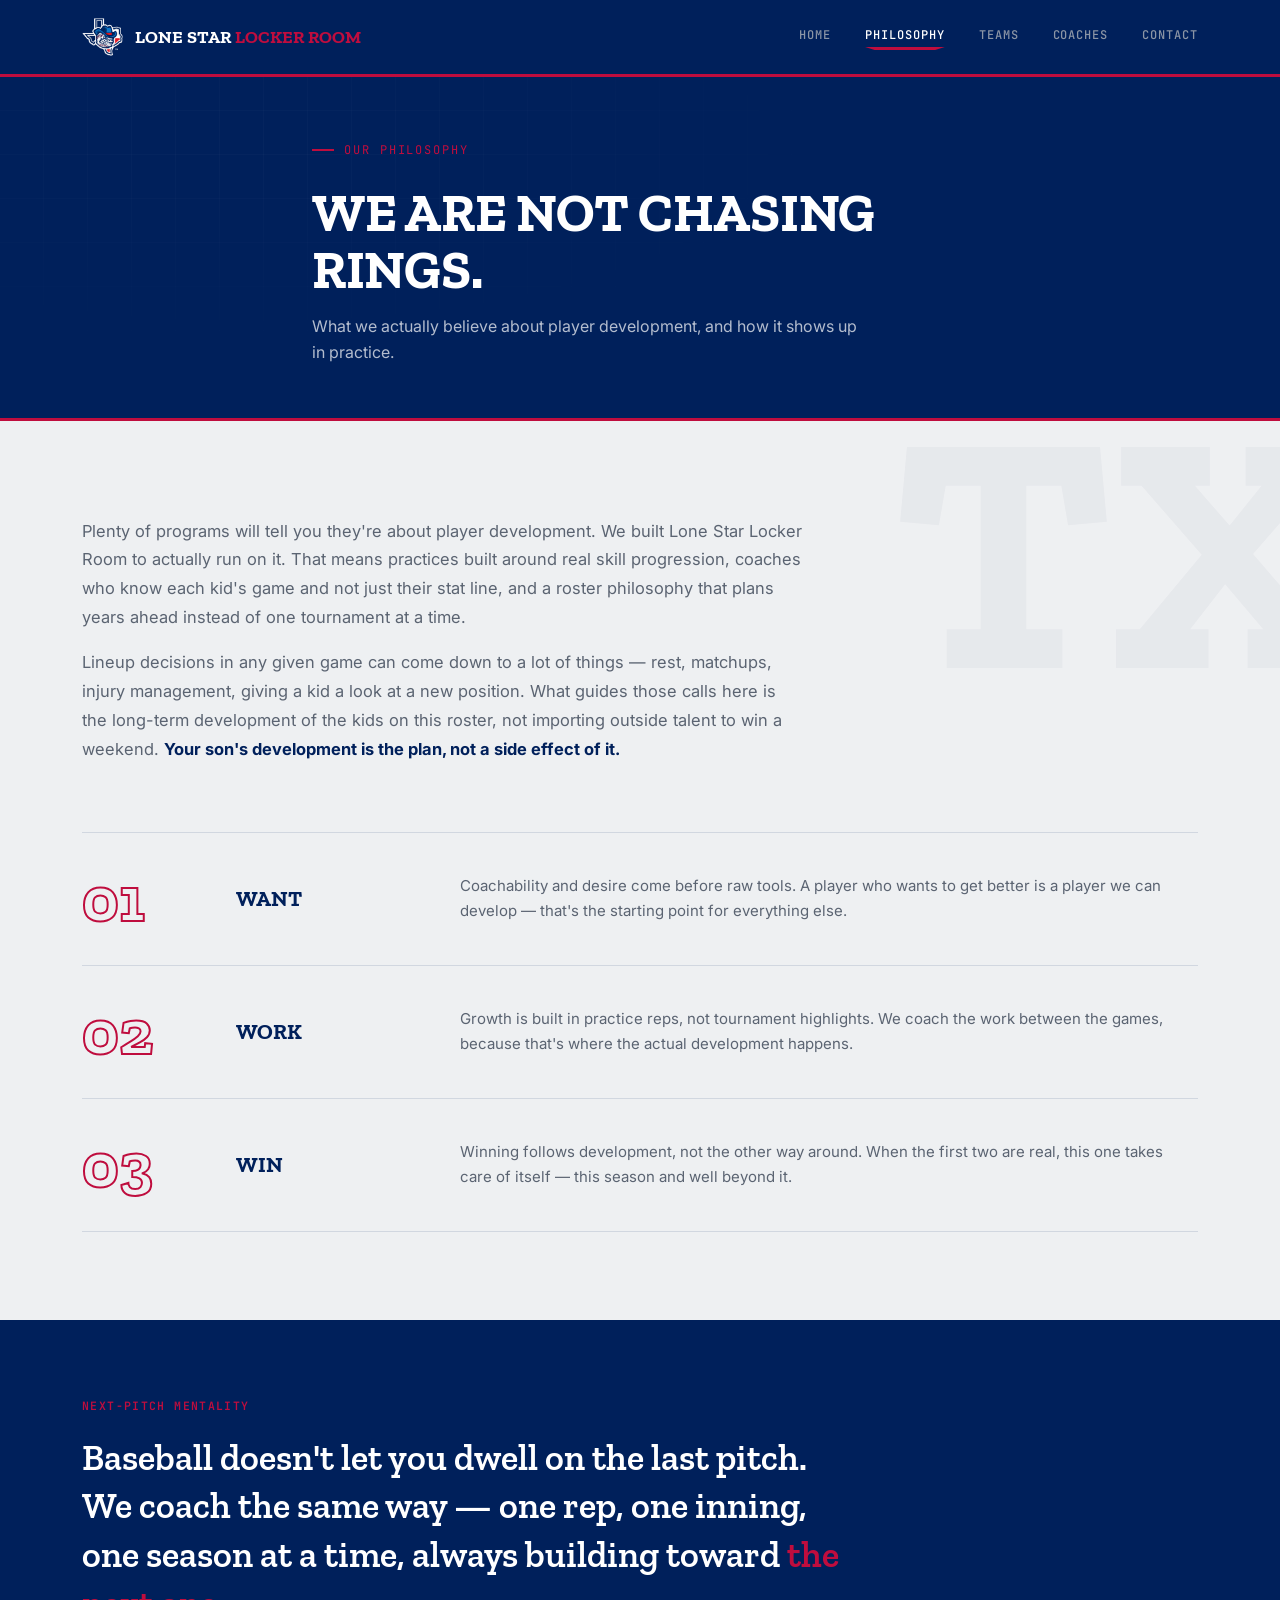
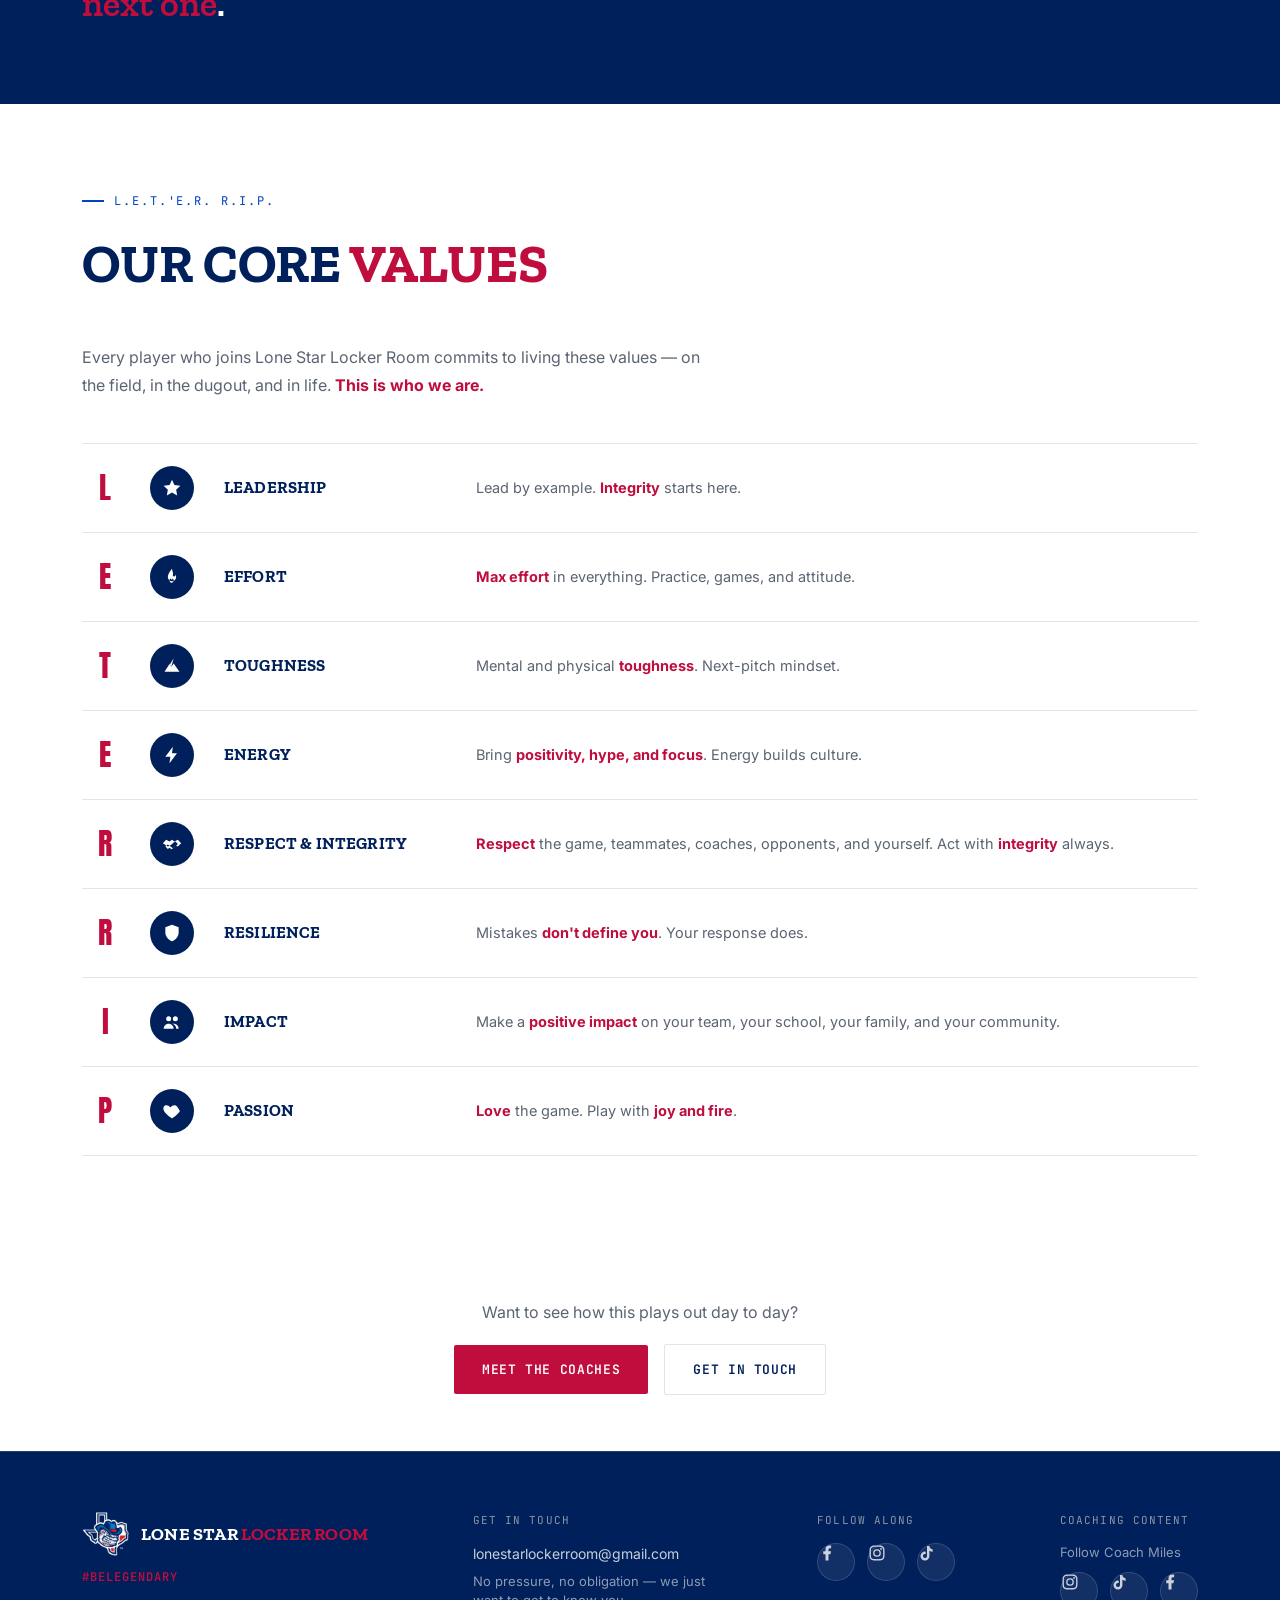
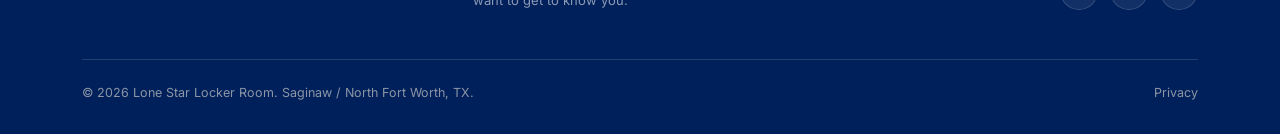
<file: philosophy/index.html>
<!DOCTYPE html>
<html lang="en">
<head>
<meta charset="UTF-8">
<meta name="viewport" content="width=device-width, initial-scale=1.0">
<title>Our Philosophy | Lone Star Locker Room</title>
<meta name="description" content="The development-first philosophy behind Lone Star Locker Room: Want, Work, Win, and a next-pitch mentality.">
<link rel="icon" type="image/png" href="/assets/img/lslr-icon.png">
<link rel="preconnect" href="https://fonts.googleapis.com">
<link href="https://fonts.googleapis.com/css2?family=Anton&family=Zilla+Slab:wght@400;500;600;700&family=Inter:wght@400;500;600;700&family=JetBrains+Mono:wght@400;500;600;700&display=swap" rel="stylesheet">
<link rel="stylesheet" href="/assets/css/style.css">
</head>
<body>

<nav class="nav">
  <div class="nav-inner">
    <a href="/" class="brand-lockup">
      <img src="/assets/img/lslr-icon.png" alt="Lone Star Locker Room mark" class="mark mark-nav">
      <div class="wordmark">Lone Star <span>Locker Room</span></div>
    </a>
    <div class="nav-links">
      <a href="/">Home</a>
      <a href="#top" class="active">Philosophy</a>
      <a href="/teams/">Teams</a>
      <a href="/coaches/">Coaches</a>
      <a href="/contact/">Contact</a>
    </div>
    <button class="nav-toggle" id="nav-toggle" aria-label="Open menu" aria-expanded="false">
      <span></span><span></span><span></span>
    </button>
  </div>
  <div class="nav-mobile-panel" id="nav-mobile-panel">
      <a href="/">Home</a>
      <a href="#top" class="active">Philosophy</a>
      <a href="/teams/">Teams</a>
      <a href="/coaches/">Coaches</a>
      <a href="/contact/">Contact</a>
  </div>
</nav>


<section class="page-hero" id="top">
  <div class="container page-hero-inner">
    <div class="eyebrow">Our Philosophy</div>
    <h1>We are not chasing rings.</h1>
    <p class="page-hero-sub">What we actually believe about player development, and how it shows up in practice.</p>
  </div>
</section>

<section class="philosophy">
  <div class="phil-watermark">TX</div>
  <div class="container">
    <div class="phil-body reveal" style="border-left: none; padding-left: 0; max-width: 720px;">
      <p>Plenty of programs will tell you they're about player development. We built Lone Star Locker Room to actually run on it. That means practices built around real skill progression, coaches who know each kid's game and not just their stat line, and a roster philosophy that plans years ahead instead of one tournament at a time.</p>
      <p>Lineup decisions in any given game can come down to a lot of things &mdash; rest, matchups, injury management, giving a kid a look at a new position. What guides those calls here is the long-term development of the kids on this roster, not importing outside talent to win a weekend. <strong>Your son's development is the plan, not a side effect of it.</strong></p>
    </div>

    <div class="lineup reveal">
      <div class="lineup-row">
        <div class="lineup-num">01</div>
        <div class="lineup-title">Want</div>
        <div class="lineup-desc">Coachability and desire come before raw tools. A player who wants to get better is a player we can develop &mdash; that's the starting point for everything else.</div>
      </div>
      <div class="lineup-row">
        <div class="lineup-num">02</div>
        <div class="lineup-title">Work</div>
        <div class="lineup-desc">Growth is built in practice reps, not tournament highlights. We coach the work between the games, because that's where the actual development happens.</div>
      </div>
      <div class="lineup-row">
        <div class="lineup-num">03</div>
        <div class="lineup-title">Win</div>
        <div class="lineup-desc">Winning follows development, not the other way around. When the first two are real, this one takes care of itself &mdash; this season and well beyond it.</div>
      </div>
    </div>
  </div>
</section>

<section class="pullquote-section" style="border-top: 1px solid var(--hairline-dark);">
  <div class="container">
    <div class="pq-count">Next-Pitch Mentality</div>
    <div class="pullquote">Baseball doesn't let you dwell on the last pitch. We coach the same way &mdash; one rep, one inning, one season at a time, always building toward <em>the next one</em>.</div>
  </div>
</section>

<section class="section section-alt">
  <div class="container">
    <div class="phil-header reveal">
      <div class="eyebrow" style="color: var(--royal);">L.E.T.'E.R. R.I.P.</div>
      <h2>Our Core <em>Values</em></h2>
    </div>
    <p class="values-intro reveal">Every player who joins Lone Star Locker Room commits to living these values &mdash; on the field, in the dugout, and in life. <strong>This is who we are.</strong></p>

    <div class="values-list reveal">
      <div class="values-row">
        <div class="values-letter">L</div>
        <div class="values-icon"><svg width="20" height="20" viewBox="0 0 24 24" fill="currentColor"><path d="M12 2l2.9 6.26L22 9.27l-5 4.87L18.18 21 12 17.27 5.82 21 7 14.14l-5-4.87 7.1-1.01z"/></svg></div>
        <div class="values-title">Leadership</div>
        <div class="values-desc">Lead by example. <strong>Integrity</strong> starts here.</div>
      </div>
      <div class="values-row">
        <div class="values-letter">E</div>
        <div class="values-icon"><svg width="20" height="20" viewBox="0 0 24 24" fill="currentColor"><path d="M12 2s-5 5.5-5 10a5 5 0 0010 0c0-1.2-.5-2.1-1-3 .3 1.5-.5 2.5-1.5 2.5-1.4 0-2-1.2-1.3-2.7C13.8 7 12 4 12 2zm0 17a3 3 0 01-3-3c0-1.1.6-1.8 1.3-2.5-.1.8.3 1.5 1.2 1.5.7 0 1.2-.5 1.1-1.3.8.6 1.4 1.4 1.4 2.3a3 3 0 01-3 3z"/></svg></div>
        <div class="values-title">Effort</div>
        <div class="values-desc"><strong>Max effort</strong> in everything. Practice, games, and attitude.</div>
      </div>
      <div class="values-row">
        <div class="values-letter">T</div>
        <div class="values-icon"><svg width="20" height="20" viewBox="0 0 24 24" fill="currentColor"><path d="M14 3L9.5 10l2 2.7L14 9l7 10H3L9 9.5l2.2 3.1L14 3z"/></svg></div>
        <div class="values-title">Toughness</div>
        <div class="values-desc">Mental and physical <strong>toughness</strong>. Next-pitch mindset.</div>
      </div>
      <div class="values-row">
        <div class="values-letter">E</div>
        <div class="values-icon"><svg width="20" height="20" viewBox="0 0 24 24" fill="currentColor"><path d="M13 2L4 14h6l-1 8 9-12h-6z"/></svg></div>
        <div class="values-title">Energy</div>
        <div class="values-desc">Bring <strong>positivity, hype, and focus</strong>. Energy builds culture.</div>
      </div>
      <div class="values-row">
        <div class="values-letter">R</div>
        <div class="values-icon"><svg width="20" height="20" viewBox="0 0 24 24" fill="currentColor"><path d="M1 11l4-4 4 2 3-2 3 2 4-2 4 4-4 4-2-1-4 3-4-3-2 1zm10.5 1.5L9 14l-2-1.3L4 15l3 3 2-1.5 2.5 1.9L16 15l3-3-3-3-2 1.3z"/></svg></div>
        <div class="values-title">Respect &amp; Integrity</div>
        <div class="values-desc"><strong>Respect</strong> the game, teammates, coaches, opponents, and yourself. Act with <strong>integrity</strong> always.</div>
      </div>
      <div class="values-row">
        <div class="values-letter">R</div>
        <div class="values-icon"><svg width="20" height="20" viewBox="0 0 24 24" fill="currentColor"><path d="M12 2l8 3v6c0 5-3.5 9-8 11-4.5-2-8-6-8-11V5z"/></svg></div>
        <div class="values-title">Resilience</div>
        <div class="values-desc">Mistakes <strong>don't define you</strong>. Your response does.</div>
      </div>
      <div class="values-row">
        <div class="values-letter">I</div>
        <div class="values-icon"><svg width="20" height="20" viewBox="0 0 24 24" fill="currentColor"><circle cx="8" cy="8" r="3"/><circle cx="16" cy="8" r="3"/><path d="M2 20c0-3.3 2.7-6 6-6s6 2.7 6 6zm10.2-5.8c2.7.5 4.8 2.9 4.8 5.8h3c0-3.3-2.6-6-6-6-.7 0-1.3.1-1.8.2z"/></svg></div>
        <div class="values-title">Impact</div>
        <div class="values-desc">Make a <strong>positive impact</strong> on your team, your school, your family, and your community.</div>
      </div>
      <div class="values-row">
        <div class="values-letter">P</div>
        <div class="values-icon"><svg width="20" height="20" viewBox="0 0 24 24" fill="currentColor"><path d="M12 21s-7-4.5-9.5-9C.7 8.3 2 5 5.2 5c1.9 0 3.3 1 4.8 2.7C11.5 6 12.9 5 14.8 5 18 5 19.3 8.3 21.5 12c-2.5 4.5-9.5 9-9.5 9z"/></svg></div>
        <div class="values-title">Passion</div>
        <div class="values-desc"><strong>Love</strong> the game. Play with <strong>joy and fire</strong>.</div>
      </div>
    </div>
  </div>
</section>

<section class="section section-alt" style="padding: 56px 0;">
  <div class="container" style="text-align:center;">
    <p style="font-size: 16px; color: var(--steel); margin-bottom: 20px;">Want to see how this plays out day to day?</p>
    <a href="/coaches/" class="btn btn-primary" style="margin-right: 12px;">Meet The Coaches</a>
    <a href="/contact/" class="btn btn-secondary" style="border-color: var(--hairline-dark); color: var(--navy);">Get In Touch</a>
  </div>
</section>

<footer id="contact-footer" style="border-top: 1px solid var(--hairline);">
  <div class="container">
    <div class="footer-top">
      <div class="footer-brand">
        <div class="brand-lockup">
          <img src="/assets/img/lslr-icon.png" alt="Lone Star Locker Room mark" class="mark mark-footer">
          <div class="wordmark">Lone Star <span>Locker Room</span></div>
        </div>
        <div class="footer-tagline">#BeLegendary</div>
      </div>
      <div class="footer-col">
        <div class="footer-col-title">Get In Touch</div>
        <a href="mailto:lonestarlockerroom@gmail.com">lonestarlockerroom@gmail.com</a>
        <p style="max-width:240px; color:rgba(255,255,255,0.55); font-size:13px; margin-top:4px;">No pressure, no obligation &mdash; we just want to get to know you.</p>
      </div>
      <div class="footer-col">
        <div class="footer-col-title">Follow Along</div>
        <div class="social-icons">
          <a href="https://www.facebook.com/LoneStarLockerRoom" target="_blank" rel="noopener" class="social-icon-btn" aria-label="Lone Star Locker Room on Facebook"><svg width="18" height="18" viewBox="0 0 24 24" fill="currentColor"><path d="M14 13.5h2.5l1-4H14v-2c0-1.03 0-2 2-2h1.5V2.14c-.326-.043-1.557-.14-2.857-.14C11.928 2 10 3.657 10 6.7v2.8H7v4h3V22h4z"/></svg></a>
          <a href="https://www.instagram.com/lonestarlockerroom" target="_blank" rel="noopener" class="social-icon-btn" aria-label="Lone Star Locker Room on Instagram"><svg width="18" height="18" viewBox="0 0 24 24" fill="currentColor"><path d="M12 2c-2.72 0-3.06.01-4.12.06-1.06.05-1.79.22-2.43.47-.66.26-1.22.6-1.77 1.16-.56.55-.9 1.11-1.16 1.77-.25.64-.42 1.37-.47 2.43C2 8.94 2 9.28 2 12s.01 3.06.06 4.12c.05 1.06.22 1.79.47 2.43.26.66.6 1.22 1.16 1.77.55.56 1.11.9 1.77 1.16.64.25 1.37.42 2.43.47C8.94 22 9.28 22 12 22s3.06-.01 4.12-.06c1.06-.05 1.79-.22 2.43-.47.66-.26 1.22-.6 1.77-1.16.56-.55.9-1.11 1.16-1.77.25-.64.42-1.37.47-2.43.05-1.06.06-1.4.06-4.12s-.01-3.06-.06-4.12c-.05-1.06-.22-1.79-.47-2.43-.26-.66-.6-1.22-1.16-1.77-.55-.56-1.11-.9-1.77-1.16-.64-.25-1.37-.42-2.43-.47C15.06 2.01 14.72 2 12 2zm0 1.8c2.67 0 2.99.01 4.04.06.98.04 1.51.21 1.86.34.47.18.8.4 1.15.75.35.35.57.68.75 1.15.13.35.3.88.34 1.86.05 1.05.06 1.37.06 4.04s-.01 2.99-.06 4.04c-.04.98-.21 1.51-.34 1.86-.18.47-.4.8-.75 1.15-.35.35-.68.57-1.15.75-.35.13-.88.3-1.86.34-1.05.05-1.37.06-4.04.06s-2.99-.01-4.04-.06c-.98-.04-1.51-.21-1.86-.34-.47-.18-.8-.4-1.15-.75-.35-.35-.57-.68-.75-1.15-.13-.35-.3-.88-.34-1.86C3.81 14.99 3.8 14.67 3.8 12s.01-2.99.06-4.04c.04-.98.21-1.51.34-1.86.18-.47.4-.8.75-1.15.35-.35.68-.57 1.15-.75.35-.13.88-.3 1.86-.34C9.01 3.81 9.33 3.8 12 3.8zm0 3.05a5.15 5.15 0 100 10.3 5.15 5.15 0 000-10.3zm0 8.5a3.35 3.35 0 110-6.7 3.35 3.35 0 010 6.7zm6.56-8.7a1.2 1.2 0 11-2.4 0 1.2 1.2 0 012.4 0z"/></svg></a>
          <a href="https://www.tiktok.com/@lonestarlockerroom" target="_blank" rel="noopener" class="social-icon-btn" aria-label="Lone Star Locker Room on TikTok"><svg width="18" height="18" viewBox="0 0 24 24" fill="currentColor"><path d="M16.6 5.82c-.9-.88-1.4-2.08-1.4-3.32h-3.2v13.44c0 1.5-1.22 2.72-2.72 2.72a2.72 2.72 0 01-2.72-2.72 2.72 2.72 0 013.72-2.53V10.2a5.92 5.92 0 00-1-.08 5.92 5.92 0 00-5.92 5.92A5.92 5.92 0 009.28 22a5.92 5.92 0 005.92-5.92V9.01a7.5 7.5 0 004.4 1.41V7.22a4.28 4.28 0 01-2.99-1.4z"/></svg></a>
        </div>
      </div>
      <div class="footer-col">
        <div class="footer-col-title">Coaching Content</div>
        <p style="color:rgba(255,255,255,0.55); font-size:13px; margin-bottom:10px;">Follow Coach Miles</p>
        <div class="social-icons">
          <a href="https://www.instagram.com/heycoachmiles/" target="_blank" rel="noopener" class="social-icon-btn" aria-label="Coach Miles on Instagram"><svg width="18" height="18" viewBox="0 0 24 24" fill="currentColor"><path d="M12 2c-2.72 0-3.06.01-4.12.06-1.06.05-1.79.22-2.43.47-.66.26-1.22.6-1.77 1.16-.56.55-.9 1.11-1.16 1.77-.25.64-.42 1.37-.47 2.43C2 8.94 2 9.28 2 12s.01 3.06.06 4.12c.05 1.06.22 1.79.47 2.43.26.66.6 1.22 1.16 1.77.55.56 1.11.9 1.77 1.16.64.25 1.37.42 2.43.47C8.94 22 9.28 22 12 22s3.06-.01 4.12-.06c1.06-.05 1.79-.22 2.43-.47.66-.26 1.22-.6 1.77-1.16.56-.55.9-1.11 1.16-1.77.25-.64.42-1.37.47-2.43.05-1.06.06-1.4.06-4.12s-.01-3.06-.06-4.12c-.05-1.06-.22-1.79-.47-2.43-.26-.66-.6-1.22-1.16-1.77-.55-.56-1.11-.9-1.77-1.16-.64-.25-1.37-.42-2.43-.47C15.06 2.01 14.72 2 12 2zm0 1.8c2.67 0 2.99.01 4.04.06.98.04 1.51.21 1.86.34.47.18.8.4 1.15.75.35.35.57.68.75 1.15.13.35.3.88.34 1.86.05 1.05.06 1.37.06 4.04s-.01 2.99-.06 4.04c-.04.98-.21 1.51-.34 1.86-.18.47-.4.8-.75 1.15-.35.35-.68.57-1.15.75-.35.13-.88.3-1.86.34-1.05.05-1.37.06-4.04.06s-2.99-.01-4.04-.06c-.98-.04-1.51-.21-1.86-.34-.47-.18-.8-.4-1.15-.75-.35-.35-.57-.68-.75-1.15-.13-.35-.3-.88-.34-1.86C3.81 14.99 3.8 14.67 3.8 12s.01-2.99.06-4.04c.04-.98.21-1.51.34-1.86.18-.47.4-.8.75-1.15.35-.35.68-.57 1.15-.75.35-.13.88-.3 1.86-.34C9.01 3.81 9.33 3.8 12 3.8zm0 3.05a5.15 5.15 0 100 10.3 5.15 5.15 0 000-10.3zm0 8.5a3.35 3.35 0 110-6.7 3.35 3.35 0 010 6.7zm6.56-8.7a1.2 1.2 0 11-2.4 0 1.2 1.2 0 012.4 0z"/></svg></a>
          <a href="https://www.tiktok.com/@heycoachmiles" target="_blank" rel="noopener" class="social-icon-btn" aria-label="Coach Miles on TikTok"><svg width="18" height="18" viewBox="0 0 24 24" fill="currentColor"><path d="M16.6 5.82c-.9-.88-1.4-2.08-1.4-3.32h-3.2v13.44c0 1.5-1.22 2.72-2.72 2.72a2.72 2.72 0 01-2.72-2.72 2.72 2.72 0 013.72-2.53V10.2a5.92 5.92 0 00-1-.08 5.92 5.92 0 00-5.92 5.92A5.92 5.92 0 009.28 22a5.92 5.92 0 005.92-5.92V9.01a7.5 7.5 0 004.4 1.41V7.22a4.28 4.28 0 01-2.99-1.4z"/></svg></a>
          <a href="https://www.facebook.com/profile.php?id=61585629301353" target="_blank" rel="noopener" class="social-icon-btn" aria-label="Coach Miles on Facebook"><svg width="18" height="18" viewBox="0 0 24 24" fill="currentColor"><path d="M14 13.5h2.5l1-4H14v-2c0-1.03 0-2 2-2h1.5V2.14c-.326-.043-1.557-.14-2.857-.14C11.928 2 10 3.657 10 6.7v2.8H7v4h3V22h4z"/></svg></a>
        </div>
      </div>
    </div>
    <div class="footer-bottom">
      <span>&copy; 2026 Lone Star Locker Room. Saginaw / North Fort Worth, TX.</span>
      <a href="#">Privacy</a>
    </div>
  </div>
</footer>

<script src="/assets/js/main.js"></script>
</body>
</html>
</file>
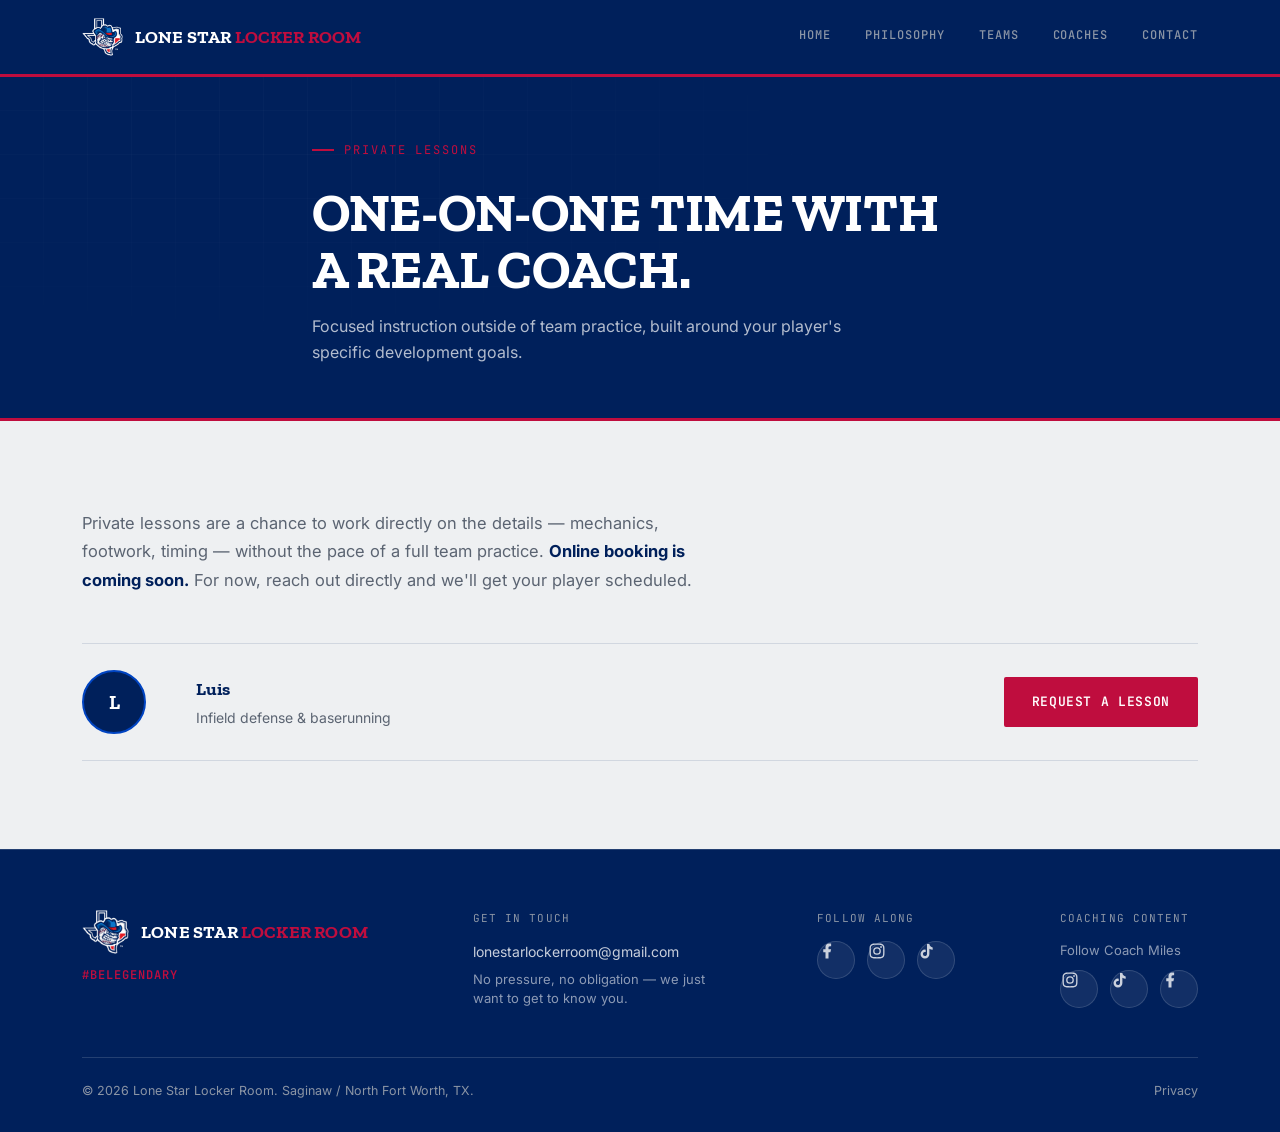
<file: private-lessons/index.html>
<!DOCTYPE html>
<html lang="en">
<head>
<meta charset="UTF-8">
<meta name="viewport" content="width=device-width, initial-scale=1.0">
<title>Private Lessons | Lone Star Locker Room</title>
<meta name="description" content="Book one-on-one private baseball lessons with Lone Star Locker Room coaches.">
<link rel="icon" type="image/png" href="/assets/img/lslr-icon.png">
<link rel="preconnect" href="https://fonts.googleapis.com">
<link href="https://fonts.googleapis.com/css2?family=Anton&family=Zilla+Slab:wght@400;500;600;700&family=Inter:wght@400;500;600;700&family=JetBrains+Mono:wght@400;500;600;700&display=swap" rel="stylesheet">
<link rel="stylesheet" href="/assets/css/style.css">
</head>
<body>

<nav class="nav">
  <div class="nav-inner">
    <a href="/" class="brand-lockup">
      <img src="/assets/img/lslr-icon.png" alt="Lone Star Locker Room mark" class="mark mark-nav">
      <div class="wordmark">Lone Star <span>Locker Room</span></div>
    </a>
    <div class="nav-links">
      <a href="/">Home</a>
      <a href="/philosophy/">Philosophy</a>
      <a href="/teams/">Teams</a>
      <a href="/coaches/">Coaches</a>
      <a href="/contact/">Contact</a>
    </div>
    <button class="nav-toggle" id="nav-toggle" aria-label="Open menu" aria-expanded="false">
      <span></span><span></span><span></span>
    </button>
  </div>
  <div class="nav-mobile-panel" id="nav-mobile-panel">
      <a href="/">Home</a>
      <a href="/philosophy/">Philosophy</a>
      <a href="/teams/">Teams</a>
      <a href="/coaches/">Coaches</a>
      <a href="/contact/">Contact</a>
  </div>
</nav>


<section class="page-hero" id="top">
  <div class="container page-hero-inner">
    <div class="eyebrow">Private Lessons</div>
    <h1>One-on-one time with a real coach.</h1>
    <p class="page-hero-sub">Focused instruction outside of team practice, built around your player's specific development goals.</p>
  </div>
</section>

<section class="section">
  <div class="container">
    <p class="lesson-intro reveal">Private lessons are a chance to work directly on the details &mdash; mechanics, footwork, timing &mdash; without the pace of a full team practice. <strong>Online booking is coming soon.</strong> For now, reach out directly and we'll get your player scheduled.</p>

    <div class="reveal">
      <div class="instructor-row">
        <div class="instructor-avatar">L</div>
        <div>
          <div class="instructor-name">Luis</div>
          <div class="instructor-focus">Infield defense &amp; baserunning</div>
        </div>
        <a href="/contact/" class="btn btn-primary">Request A Lesson</a>
      </div>
    </div>
  </div>
</section>

<footer id="contact-footer" style="border-top: 1px solid var(--hairline);">
  <div class="container">
    <div class="footer-top">
      <div class="footer-brand">
        <div class="brand-lockup">
          <img src="/assets/img/lslr-icon.png" alt="Lone Star Locker Room mark" class="mark mark-footer">
          <div class="wordmark">Lone Star <span>Locker Room</span></div>
        </div>
        <div class="footer-tagline">#BeLegendary</div>
      </div>
      <div class="footer-col">
        <div class="footer-col-title">Get In Touch</div>
        <a href="mailto:lonestarlockerroom@gmail.com">lonestarlockerroom@gmail.com</a>
        <p style="max-width:240px; color:rgba(255,255,255,0.55); font-size:13px; margin-top:4px;">No pressure, no obligation &mdash; we just want to get to know you.</p>
      </div>
      <div class="footer-col">
        <div class="footer-col-title">Follow Along</div>
        <div class="social-icons">
          <a href="https://www.facebook.com/LoneStarLockerRoom" target="_blank" rel="noopener" class="social-icon-btn" aria-label="Lone Star Locker Room on Facebook"><svg width="18" height="18" viewBox="0 0 24 24" fill="currentColor"><path d="M14 13.5h2.5l1-4H14v-2c0-1.03 0-2 2-2h1.5V2.14c-.326-.043-1.557-.14-2.857-.14C11.928 2 10 3.657 10 6.7v2.8H7v4h3V22h4z"/></svg></a>
          <a href="https://www.instagram.com/lonestarlockerroom" target="_blank" rel="noopener" class="social-icon-btn" aria-label="Lone Star Locker Room on Instagram"><svg width="18" height="18" viewBox="0 0 24 24" fill="currentColor"><path d="M12 2c-2.72 0-3.06.01-4.12.06-1.06.05-1.79.22-2.43.47-.66.26-1.22.6-1.77 1.16-.56.55-.9 1.11-1.16 1.77-.25.64-.42 1.37-.47 2.43C2 8.94 2 9.28 2 12s.01 3.06.06 4.12c.05 1.06.22 1.79.47 2.43.26.66.6 1.22 1.16 1.77.55.56 1.11.9 1.77 1.16.64.25 1.37.42 2.43.47C8.94 22 9.28 22 12 22s3.06-.01 4.12-.06c1.06-.05 1.79-.22 2.43-.47.66-.26 1.22-.6 1.77-1.16.56-.55.9-1.11 1.16-1.77.25-.64.42-1.37.47-2.43.05-1.06.06-1.4.06-4.12s-.01-3.06-.06-4.12c-.05-1.06-.22-1.79-.47-2.43-.26-.66-.6-1.22-1.16-1.77-.55-.56-1.11-.9-1.77-1.16-.64-.25-1.37-.42-2.43-.47C15.06 2.01 14.72 2 12 2zm0 1.8c2.67 0 2.99.01 4.04.06.98.04 1.51.21 1.86.34.47.18.8.4 1.15.75.35.35.57.68.75 1.15.13.35.3.88.34 1.86.05 1.05.06 1.37.06 4.04s-.01 2.99-.06 4.04c-.04.98-.21 1.51-.34 1.86-.18.47-.4.8-.75 1.15-.35.35-.68.57-1.15.75-.35.13-.88.3-1.86.34-1.05.05-1.37.06-4.04.06s-2.99-.01-4.04-.06c-.98-.04-1.51-.21-1.86-.34-.47-.18-.8-.4-1.15-.75-.35-.35-.57-.68-.75-1.15-.13-.35-.3-.88-.34-1.86C3.81 14.99 3.8 14.67 3.8 12s.01-2.99.06-4.04c.04-.98.21-1.51.34-1.86.18-.47.4-.8.75-1.15.35-.35.68-.57 1.15-.75.35-.13.88-.3 1.86-.34C9.01 3.81 9.33 3.8 12 3.8zm0 3.05a5.15 5.15 0 100 10.3 5.15 5.15 0 000-10.3zm0 8.5a3.35 3.35 0 110-6.7 3.35 3.35 0 010 6.7zm6.56-8.7a1.2 1.2 0 11-2.4 0 1.2 1.2 0 012.4 0z"/></svg></a>
          <a href="https://www.tiktok.com/@lonestarlockerroom" target="_blank" rel="noopener" class="social-icon-btn" aria-label="Lone Star Locker Room on TikTok"><svg width="18" height="18" viewBox="0 0 24 24" fill="currentColor"><path d="M16.6 5.82c-.9-.88-1.4-2.08-1.4-3.32h-3.2v13.44c0 1.5-1.22 2.72-2.72 2.72a2.72 2.72 0 01-2.72-2.72 2.72 2.72 0 013.72-2.53V10.2a5.92 5.92 0 00-1-.08 5.92 5.92 0 00-5.92 5.92A5.92 5.92 0 009.28 22a5.92 5.92 0 005.92-5.92V9.01a7.5 7.5 0 004.4 1.41V7.22a4.28 4.28 0 01-2.99-1.4z"/></svg></a>
        </div>
      </div>
      <div class="footer-col">
        <div class="footer-col-title">Coaching Content</div>
        <p style="color:rgba(255,255,255,0.55); font-size:13px; margin-bottom:10px;">Follow Coach Miles</p>
        <div class="social-icons">
          <a href="https://www.instagram.com/heycoachmiles/" target="_blank" rel="noopener" class="social-icon-btn" aria-label="Coach Miles on Instagram"><svg width="18" height="18" viewBox="0 0 24 24" fill="currentColor"><path d="M12 2c-2.72 0-3.06.01-4.12.06-1.06.05-1.79.22-2.43.47-.66.26-1.22.6-1.77 1.16-.56.55-.9 1.11-1.16 1.77-.25.64-.42 1.37-.47 2.43C2 8.94 2 9.28 2 12s.01 3.06.06 4.12c.05 1.06.22 1.79.47 2.43.26.66.6 1.22 1.16 1.77.55.56 1.11.9 1.77 1.16.64.25 1.37.42 2.43.47C8.94 22 9.28 22 12 22s3.06-.01 4.12-.06c1.06-.05 1.79-.22 2.43-.47.66-.26 1.22-.6 1.77-1.16.56-.55.9-1.11 1.16-1.77.25-.64.42-1.37.47-2.43.05-1.06.06-1.4.06-4.12s-.01-3.06-.06-4.12c-.05-1.06-.22-1.79-.47-2.43-.26-.66-.6-1.22-1.16-1.77-.55-.56-1.11-.9-1.77-1.16-.64-.25-1.37-.42-2.43-.47C15.06 2.01 14.72 2 12 2zm0 1.8c2.67 0 2.99.01 4.04.06.98.04 1.51.21 1.86.34.47.18.8.4 1.15.75.35.35.57.68.75 1.15.13.35.3.88.34 1.86.05 1.05.06 1.37.06 4.04s-.01 2.99-.06 4.04c-.04.98-.21 1.51-.34 1.86-.18.47-.4.8-.75 1.15-.35.35-.68.57-1.15.75-.35.13-.88.3-1.86.34-1.05.05-1.37.06-4.04.06s-2.99-.01-4.04-.06c-.98-.04-1.51-.21-1.86-.34-.47-.18-.8-.4-1.15-.75-.35-.35-.57-.68-.75-1.15-.13-.35-.3-.88-.34-1.86C3.81 14.99 3.8 14.67 3.8 12s.01-2.99.06-4.04c.04-.98.21-1.51.34-1.86.18-.47.4-.8.75-1.15.35-.35.68-.57 1.15-.75.35-.13.88-.3 1.86-.34C9.01 3.81 9.33 3.8 12 3.8zm0 3.05a5.15 5.15 0 100 10.3 5.15 5.15 0 000-10.3zm0 8.5a3.35 3.35 0 110-6.7 3.35 3.35 0 010 6.7zm6.56-8.7a1.2 1.2 0 11-2.4 0 1.2 1.2 0 012.4 0z"/></svg></a>
          <a href="https://www.tiktok.com/@heycoachmiles" target="_blank" rel="noopener" class="social-icon-btn" aria-label="Coach Miles on TikTok"><svg width="18" height="18" viewBox="0 0 24 24" fill="currentColor"><path d="M16.6 5.82c-.9-.88-1.4-2.08-1.4-3.32h-3.2v13.44c0 1.5-1.22 2.72-2.72 2.72a2.72 2.72 0 01-2.72-2.72 2.72 2.72 0 013.72-2.53V10.2a5.92 5.92 0 00-1-.08 5.92 5.92 0 00-5.92 5.92A5.92 5.92 0 009.28 22a5.92 5.92 0 005.92-5.92V9.01a7.5 7.5 0 004.4 1.41V7.22a4.28 4.28 0 01-2.99-1.4z"/></svg></a>
          <a href="https://www.facebook.com/profile.php?id=61585629301353" target="_blank" rel="noopener" class="social-icon-btn" aria-label="Coach Miles on Facebook"><svg width="18" height="18" viewBox="0 0 24 24" fill="currentColor"><path d="M14 13.5h2.5l1-4H14v-2c0-1.03 0-2 2-2h1.5V2.14c-.326-.043-1.557-.14-2.857-.14C11.928 2 10 3.657 10 6.7v2.8H7v4h3V22h4z"/></svg></a>
        </div>
      </div>
    </div>
    <div class="footer-bottom">
      <span>&copy; 2026 Lone Star Locker Room. Saginaw / North Fort Worth, TX.</span>
      <a href="#">Privacy</a>
    </div>
  </div>
</footer>

<script src="/assets/js/main.js"></script>
</body>
</html>
</file>
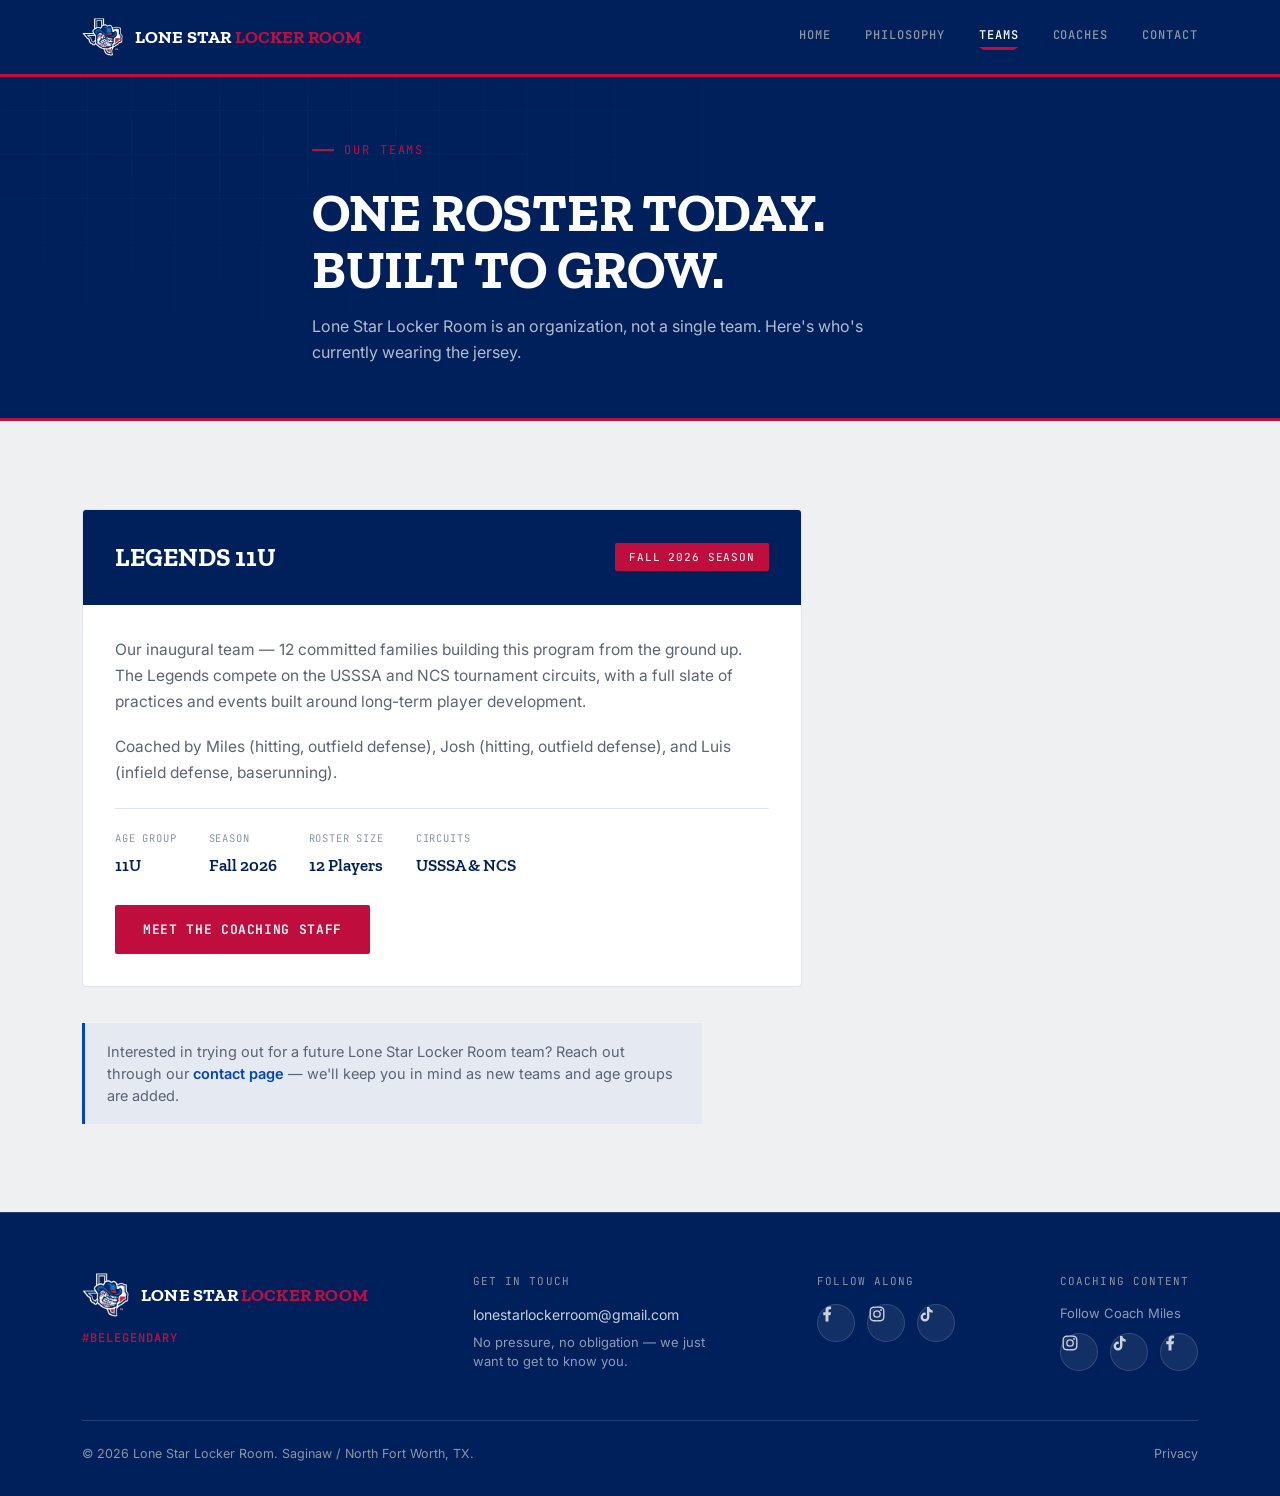
<file: teams/index.html>
<!DOCTYPE html>
<html lang="en">
<head>
<meta charset="UTF-8">
<meta name="viewport" content="width=device-width, initial-scale=1.0">
<title>Teams | Lone Star Locker Room</title>
<meta name="description" content="Lone Star Locker Room currently fields the Legends 11U team, competing Fall 2026 on the USSSA and NCS circuits.">
<link rel="icon" type="image/png" href="/assets/img/lslr-icon.png">
<link rel="preconnect" href="https://fonts.googleapis.com">
<link href="https://fonts.googleapis.com/css2?family=Anton&family=Zilla+Slab:wght@400;500;600;700&family=Inter:wght@400;500;600;700&family=JetBrains+Mono:wght@400;500;600;700&display=swap" rel="stylesheet">
<link rel="stylesheet" href="/assets/css/style.css">
</head>
<body>

<nav class="nav">
  <div class="nav-inner">
    <a href="/" class="brand-lockup">
      <img src="/assets/img/lslr-icon.png" alt="Lone Star Locker Room mark" class="mark mark-nav">
      <div class="wordmark">Lone Star <span>Locker Room</span></div>
    </a>
    <div class="nav-links">
      <a href="/">Home</a>
      <a href="/philosophy/">Philosophy</a>
      <a href="#top" class="active">Teams</a>
      <a href="/coaches/">Coaches</a>
      <a href="/contact/">Contact</a>
    </div>
    <button class="nav-toggle" id="nav-toggle" aria-label="Open menu" aria-expanded="false">
      <span></span><span></span><span></span>
    </button>
  </div>
  <div class="nav-mobile-panel" id="nav-mobile-panel">
      <a href="/">Home</a>
      <a href="/philosophy/">Philosophy</a>
      <a href="#top" class="active">Teams</a>
      <a href="/coaches/">Coaches</a>
      <a href="/contact/">Contact</a>
  </div>
</nav>


<section class="page-hero" id="top">
  <div class="container page-hero-inner">
    <div class="eyebrow">Our Teams</div>
    <h1>One roster today. Built to grow.</h1>
    <p class="page-hero-sub">Lone Star Locker Room is an organization, not a single team. Here's who's currently wearing the jersey.</p>
  </div>
</section>

<section class="section">
  <div class="container">
    <div class="team-card reveal">
      <div class="team-card-band">
        <h3>Legends 11U</h3>
        <span class="team-status">Fall 2026 Season</span>
      </div>
      <div class="team-card-body">
        <p>Our inaugural team &mdash; 12 committed families building this program from the ground up. The Legends compete on the USSSA and NCS tournament circuits, with a full slate of practices and events built around long-term player development.</p>
        <p>Coached by Miles (hitting, outfield defense), Josh (hitting, outfield defense), and Luis (infield defense, baserunning).</p>
        <div class="team-meta">
          <div class="team-meta-item">
            <div class="label">Age Group</div>
            <div class="value">11U</div>
          </div>
          <div class="team-meta-item">
            <div class="label">Season</div>
            <div class="value">Fall 2026</div>
          </div>
          <div class="team-meta-item">
            <div class="label">Roster Size</div>
            <div class="value">12 Players</div>
          </div>
          <div class="team-meta-item">
            <div class="label">Circuits</div>
            <div class="value">USSSA &amp; NCS</div>
          </div>
        </div>
        <a href="/coaches/" class="btn btn-primary" style="margin-top: 26px; display:inline-block;">Meet The Coaching Staff</a>
      </div>
    </div>

    <div class="teams-note reveal">
      Interested in trying out for a future Lone Star Locker Room team? Reach out through our <a href="/contact/" style="color: var(--royal); font-weight:600;">contact page</a> &mdash; we'll keep you in mind as new teams and age groups are added.
    </div>
  </div>
</section>

<footer id="contact-footer" style="border-top: 1px solid var(--hairline);">
  <div class="container">
    <div class="footer-top">
      <div class="footer-brand">
        <div class="brand-lockup">
          <img src="/assets/img/lslr-icon.png" alt="Lone Star Locker Room mark" class="mark mark-footer">
          <div class="wordmark">Lone Star <span>Locker Room</span></div>
        </div>
        <div class="footer-tagline">#BeLegendary</div>
      </div>
      <div class="footer-col">
        <div class="footer-col-title">Get In Touch</div>
        <a href="mailto:lonestarlockerroom@gmail.com">lonestarlockerroom@gmail.com</a>
        <p style="max-width:240px; color:rgba(255,255,255,0.55); font-size:13px; margin-top:4px;">No pressure, no obligation &mdash; we just want to get to know you.</p>
      </div>
      <div class="footer-col">
        <div class="footer-col-title">Follow Along</div>
        <div class="social-icons">
          <a href="https://www.facebook.com/LoneStarLockerRoom" target="_blank" rel="noopener" class="social-icon-btn" aria-label="Lone Star Locker Room on Facebook"><svg width="18" height="18" viewBox="0 0 24 24" fill="currentColor"><path d="M14 13.5h2.5l1-4H14v-2c0-1.03 0-2 2-2h1.5V2.14c-.326-.043-1.557-.14-2.857-.14C11.928 2 10 3.657 10 6.7v2.8H7v4h3V22h4z"/></svg></a>
          <a href="https://www.instagram.com/lonestarlockerroom" target="_blank" rel="noopener" class="social-icon-btn" aria-label="Lone Star Locker Room on Instagram"><svg width="18" height="18" viewBox="0 0 24 24" fill="currentColor"><path d="M12 2c-2.72 0-3.06.01-4.12.06-1.06.05-1.79.22-2.43.47-.66.26-1.22.6-1.77 1.16-.56.55-.9 1.11-1.16 1.77-.25.64-.42 1.37-.47 2.43C2 8.94 2 9.28 2 12s.01 3.06.06 4.12c.05 1.06.22 1.79.47 2.43.26.66.6 1.22 1.16 1.77.55.56 1.11.9 1.77 1.16.64.25 1.37.42 2.43.47C8.94 22 9.28 22 12 22s3.06-.01 4.12-.06c1.06-.05 1.79-.22 2.43-.47.66-.26 1.22-.6 1.77-1.16.56-.55.9-1.11 1.16-1.77.25-.64.42-1.37.47-2.43.05-1.06.06-1.4.06-4.12s-.01-3.06-.06-4.12c-.05-1.06-.22-1.79-.47-2.43-.26-.66-.6-1.22-1.16-1.77-.55-.56-1.11-.9-1.77-1.16-.64-.25-1.37-.42-2.43-.47C15.06 2.01 14.72 2 12 2zm0 1.8c2.67 0 2.99.01 4.04.06.98.04 1.51.21 1.86.34.47.18.8.4 1.15.75.35.35.57.68.75 1.15.13.35.3.88.34 1.86.05 1.05.06 1.37.06 4.04s-.01 2.99-.06 4.04c-.04.98-.21 1.51-.34 1.86-.18.47-.4.8-.75 1.15-.35.35-.68.57-1.15.75-.35.13-.88.3-1.86.34-1.05.05-1.37.06-4.04.06s-2.99-.01-4.04-.06c-.98-.04-1.51-.21-1.86-.34-.47-.18-.8-.4-1.15-.75-.35-.35-.57-.68-.75-1.15-.13-.35-.3-.88-.34-1.86C3.81 14.99 3.8 14.67 3.8 12s.01-2.99.06-4.04c.04-.98.21-1.51.34-1.86.18-.47.4-.8.75-1.15.35-.35.68-.57 1.15-.75.35-.13.88-.3 1.86-.34C9.01 3.81 9.33 3.8 12 3.8zm0 3.05a5.15 5.15 0 100 10.3 5.15 5.15 0 000-10.3zm0 8.5a3.35 3.35 0 110-6.7 3.35 3.35 0 010 6.7zm6.56-8.7a1.2 1.2 0 11-2.4 0 1.2 1.2 0 012.4 0z"/></svg></a>
          <a href="https://www.tiktok.com/@lonestarlockerroom" target="_blank" rel="noopener" class="social-icon-btn" aria-label="Lone Star Locker Room on TikTok"><svg width="18" height="18" viewBox="0 0 24 24" fill="currentColor"><path d="M16.6 5.82c-.9-.88-1.4-2.08-1.4-3.32h-3.2v13.44c0 1.5-1.22 2.72-2.72 2.72a2.72 2.72 0 01-2.72-2.72 2.72 2.72 0 013.72-2.53V10.2a5.92 5.92 0 00-1-.08 5.92 5.92 0 00-5.92 5.92A5.92 5.92 0 009.28 22a5.92 5.92 0 005.92-5.92V9.01a7.5 7.5 0 004.4 1.41V7.22a4.28 4.28 0 01-2.99-1.4z"/></svg></a>
        </div>
      </div>
      <div class="footer-col">
        <div class="footer-col-title">Coaching Content</div>
        <p style="color:rgba(255,255,255,0.55); font-size:13px; margin-bottom:10px;">Follow Coach Miles</p>
        <div class="social-icons">
          <a href="https://www.instagram.com/heycoachmiles/" target="_blank" rel="noopener" class="social-icon-btn" aria-label="Coach Miles on Instagram"><svg width="18" height="18" viewBox="0 0 24 24" fill="currentColor"><path d="M12 2c-2.72 0-3.06.01-4.12.06-1.06.05-1.79.22-2.43.47-.66.26-1.22.6-1.77 1.16-.56.55-.9 1.11-1.16 1.77-.25.64-.42 1.37-.47 2.43C2 8.94 2 9.28 2 12s.01 3.06.06 4.12c.05 1.06.22 1.79.47 2.43.26.66.6 1.22 1.16 1.77.55.56 1.11.9 1.77 1.16.64.25 1.37.42 2.43.47C8.94 22 9.28 22 12 22s3.06-.01 4.12-.06c1.06-.05 1.79-.22 2.43-.47.66-.26 1.22-.6 1.77-1.16.56-.55.9-1.11 1.16-1.77.25-.64.42-1.37.47-2.43.05-1.06.06-1.4.06-4.12s-.01-3.06-.06-4.12c-.05-1.06-.22-1.79-.47-2.43-.26-.66-.6-1.22-1.16-1.77-.55-.56-1.11-.9-1.77-1.16-.64-.25-1.37-.42-2.43-.47C15.06 2.01 14.72 2 12 2zm0 1.8c2.67 0 2.99.01 4.04.06.98.04 1.51.21 1.86.34.47.18.8.4 1.15.75.35.35.57.68.75 1.15.13.35.3.88.34 1.86.05 1.05.06 1.37.06 4.04s-.01 2.99-.06 4.04c-.04.98-.21 1.51-.34 1.86-.18.47-.4.8-.75 1.15-.35.35-.68.57-1.15.75-.35.13-.88.3-1.86.34-1.05.05-1.37.06-4.04.06s-2.99-.01-4.04-.06c-.98-.04-1.51-.21-1.86-.34-.47-.18-.8-.4-1.15-.75-.35-.35-.57-.68-.75-1.15-.13-.35-.3-.88-.34-1.86C3.81 14.99 3.8 14.67 3.8 12s.01-2.99.06-4.04c.04-.98.21-1.51.34-1.86.18-.47.4-.8.75-1.15.35-.35.68-.57 1.15-.75.35-.13.88-.3 1.86-.34C9.01 3.81 9.33 3.8 12 3.8zm0 3.05a5.15 5.15 0 100 10.3 5.15 5.15 0 000-10.3zm0 8.5a3.35 3.35 0 110-6.7 3.35 3.35 0 010 6.7zm6.56-8.7a1.2 1.2 0 11-2.4 0 1.2 1.2 0 012.4 0z"/></svg></a>
          <a href="https://www.tiktok.com/@heycoachmiles" target="_blank" rel="noopener" class="social-icon-btn" aria-label="Coach Miles on TikTok"><svg width="18" height="18" viewBox="0 0 24 24" fill="currentColor"><path d="M16.6 5.82c-.9-.88-1.4-2.08-1.4-3.32h-3.2v13.44c0 1.5-1.22 2.72-2.72 2.72a2.72 2.72 0 01-2.72-2.72 2.72 2.72 0 013.72-2.53V10.2a5.92 5.92 0 00-1-.08 5.92 5.92 0 00-5.92 5.92A5.92 5.92 0 009.28 22a5.92 5.92 0 005.92-5.92V9.01a7.5 7.5 0 004.4 1.41V7.22a4.28 4.28 0 01-2.99-1.4z"/></svg></a>
          <a href="https://www.facebook.com/profile.php?id=61585629301353" target="_blank" rel="noopener" class="social-icon-btn" aria-label="Coach Miles on Facebook"><svg width="18" height="18" viewBox="0 0 24 24" fill="currentColor"><path d="M14 13.5h2.5l1-4H14v-2c0-1.03 0-2 2-2h1.5V2.14c-.326-.043-1.557-.14-2.857-.14C11.928 2 10 3.657 10 6.7v2.8H7v4h3V22h4z"/></svg></a>
        </div>
      </div>
    </div>
    <div class="footer-bottom">
      <span>&copy; 2026 Lone Star Locker Room. Saginaw / North Fort Worth, TX.</span>
      <a href="#">Privacy</a>
    </div>
  </div>
</footer>

<script src="/assets/js/main.js"></script>
</body>
</html>
</file>
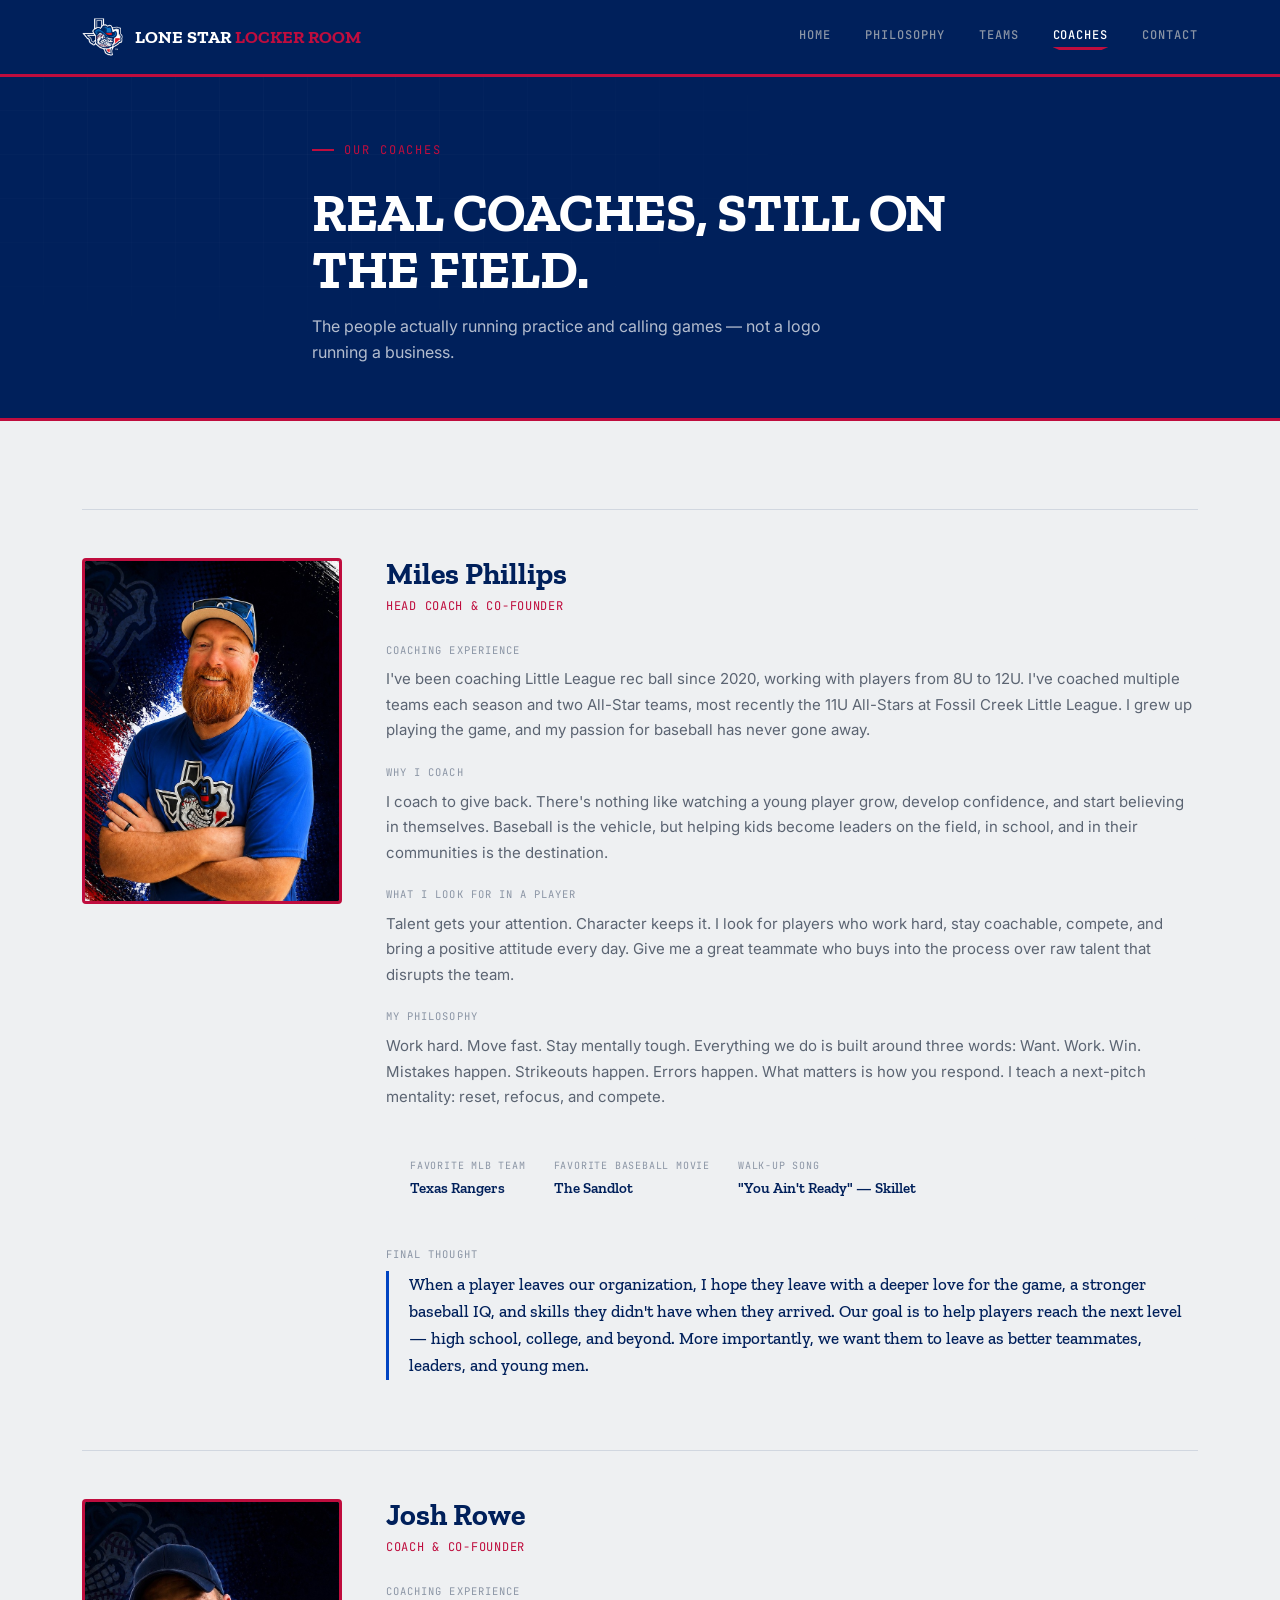
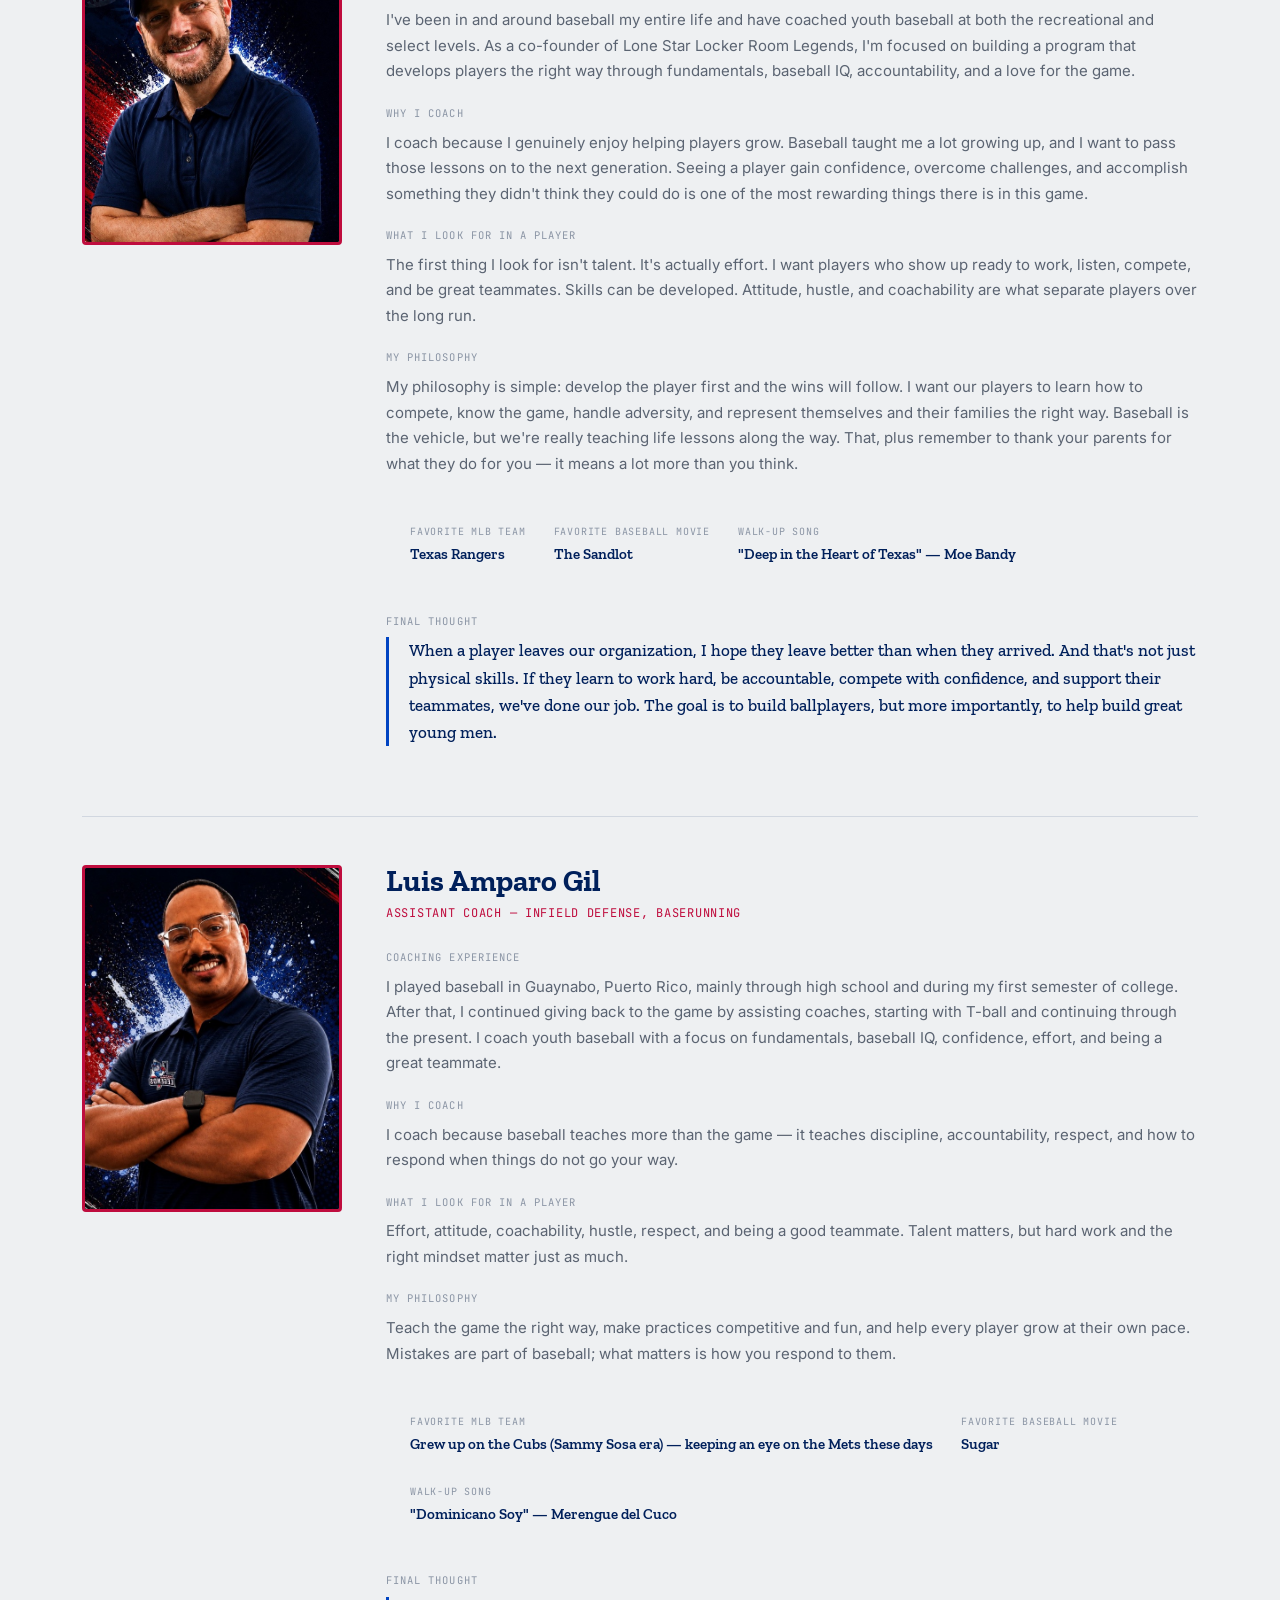
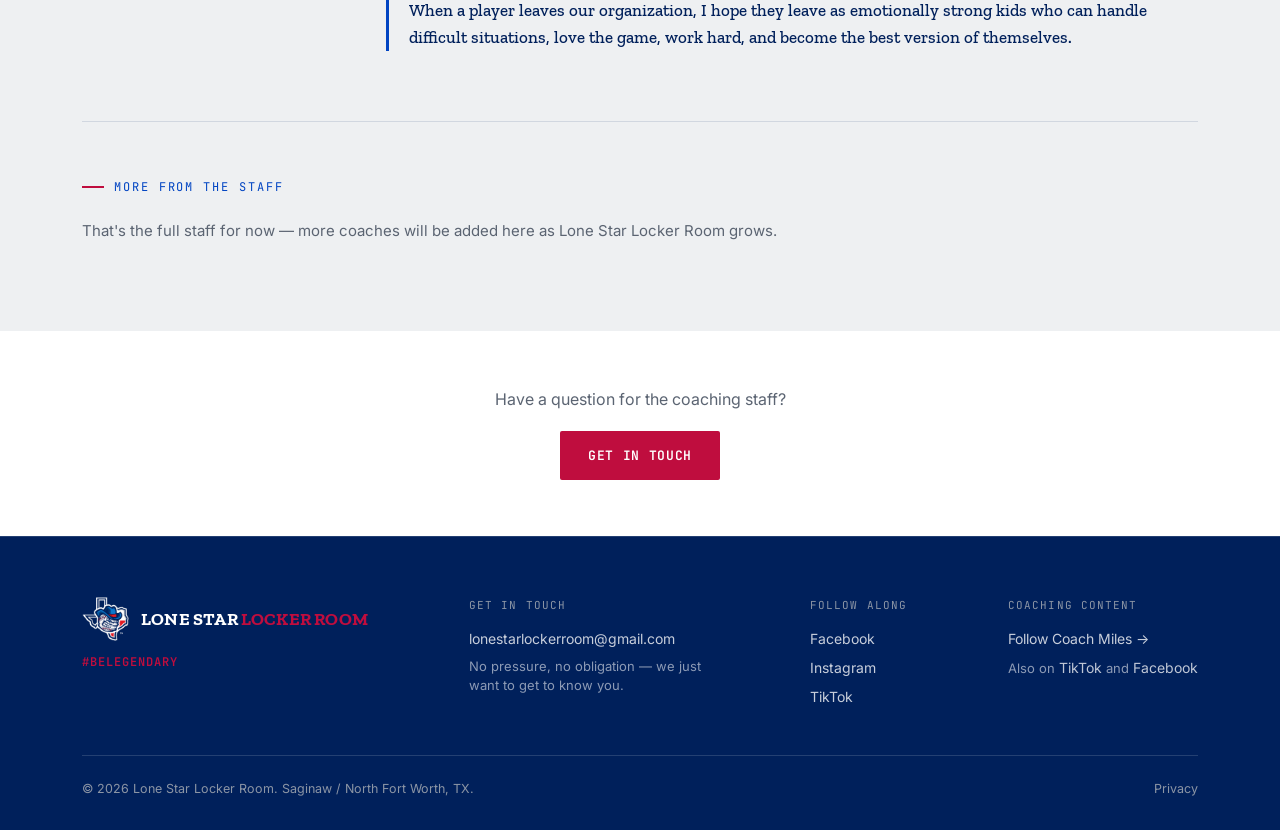
<file: coaches.html>
<!DOCTYPE html>
<html lang="en">
<head>
<meta charset="UTF-8">
<meta name="viewport" content="width=device-width, initial-scale=1.0">
<title>Coaches | Lone Star Locker Room</title>
<meta name="description" content="Meet the coaching staff behind Lone Star Locker Room: Miles, Josh, and Luis.">
<link rel="icon" type="image/png" href="assets/img/lslr-icon.png">
<link rel="preconnect" href="https://fonts.googleapis.com">
<link href="https://fonts.googleapis.com/css2?family=Anton&family=Zilla+Slab:wght@400;500;600;700&family=Inter:wght@400;500;600;700&family=JetBrains+Mono:wght@400;500;600;700&display=swap" rel="stylesheet">
<link rel="stylesheet" href="assets/css/style.css">
</head>
<body>

<nav class="nav">
  <div class="nav-inner">
    <a href="index.html" class="brand-lockup">
      <img src="assets/img/lslr-icon.png" alt="Lone Star Locker Room mark" class="mark mark-nav">
      <div class="wordmark">Lone Star <span>Locker Room</span></div>
    </a>
    <div class="nav-links">
      <a href="index.html">Home</a>
      <a href="philosophy.html">Philosophy</a>
      <a href="teams.html">Teams</a>
      <a href="#top" class="active">Coaches</a>
      <a href="contact.html">Contact</a>
    </div>
    <button class="nav-toggle" id="nav-toggle" aria-label="Open menu" aria-expanded="false">
      <span></span><span></span><span></span>
    </button>
  </div>
  <div class="nav-mobile-panel" id="nav-mobile-panel">
      <a href="index.html">Home</a>
      <a href="philosophy.html">Philosophy</a>
      <a href="teams.html">Teams</a>
      <a href="#top" class="active">Coaches</a>
      <a href="contact.html">Contact</a>
  </div>
</nav>


<section class="page-hero" id="top">
  <div class="container page-hero-inner">
    <div class="eyebrow">Our Coaches</div>
    <h1>Real coaches, still on the field.</h1>
    <p class="page-hero-sub">The people actually running practice and calling games &mdash; not a logo running a business.</p>
  </div>
</section>

<section class="section">
  <div class="container">

    <div class="coach-profile reveal">
      <div class="coach-profile-photo">
        <img src="assets/img/coach-miles.jpg" alt="Coach Miles Phillips">
      </div>
      <div>
        <div class="coach-profile-name">Miles Phillips</div>
        <div class="coach-profile-role">Head Coach &amp; Co-Founder</div>

        <div class="coach-section">
          <div class="coach-section-title">Coaching Experience</div>
          <p>I've been coaching Little League rec ball since 2020, working with players from 8U to 12U. I've coached multiple teams each season and two All-Star teams, most recently the 11U All-Stars at Fossil Creek Little League. I grew up playing the game, and my passion for baseball has never gone away.</p>
        </div>

        <div class="coach-section">
          <div class="coach-section-title">Why I Coach</div>
          <p>I coach to give back. There's nothing like watching a young player grow, develop confidence, and start believing in themselves. Baseball is the vehicle, but helping kids become leaders on the field, in school, and in their communities is the destination.</p>
        </div>

        <div class="coach-section">
          <div class="coach-section-title">What I Look For In A Player</div>
          <p>Talent gets your attention. Character keeps it. I look for players who work hard, stay coachable, compete, and bring a positive attitude every day. Give me a great teammate who buys into the process over raw talent that disrupts the team.</p>
        </div>

        <div class="coach-section">
          <div class="coach-section-title">My Philosophy</div>
          <p>Work hard. Move fast. Stay mentally tough. Everything we do is built around three words: Want. Work. Win. Mistakes happen. Strikeouts happen. Errors happen. What matters is how you respond. I teach a next-pitch mentality: reset, refocus, and compete.</p>
        </div>

        <div class="coach-rapid-fire">
          <div class="rapid-fire-item">
            <div class="label">Favorite MLB Team</div>
            <div class="value">Texas Rangers</div>
          </div>
          <div class="rapid-fire-item">
            <div class="label">Favorite Baseball Movie</div>
            <div class="value">The Sandlot</div>
          </div>
          <div class="rapid-fire-item">
            <div class="label">Walk-Up Song</div>
            <div class="value">"You Ain't Ready" &mdash; Skillet</div>
          </div>
        </div>

        <div class="coach-section">
          <div class="coach-section-title">Final Thought</div>
          <div class="coach-final-thought">When a player leaves our organization, I hope they leave with a deeper love for the game, a stronger baseball IQ, and skills they didn't have when they arrived. Our goal is to help players reach the next level &mdash; high school, college, and beyond. More importantly, we want them to leave as better teammates, leaders, and young men.</div>
        </div>
      </div>
    </div>

    <div class="coach-profile reveal">
      <div class="coach-profile-photo">
        <img src="assets/img/coach-josh.jpg" alt="Coach Josh Rowe">
      </div>
      <div>
        <div class="coach-profile-name">Josh Rowe</div>
        <div class="coach-profile-role">Coach &amp; Co-Founder</div>

        <div class="coach-section">
          <div class="coach-section-title">Coaching Experience</div>
          <p>I've been in and around baseball my entire life and have coached youth baseball at both the recreational and select levels. As a co-founder of Lone Star Locker Room Legends, I'm focused on building a program that develops players the right way through fundamentals, baseball IQ, accountability, and a love for the game.</p>
        </div>

        <div class="coach-section">
          <div class="coach-section-title">Why I Coach</div>
          <p>I coach because I genuinely enjoy helping players grow. Baseball taught me a lot growing up, and I want to pass those lessons on to the next generation. Seeing a player gain confidence, overcome challenges, and accomplish something they didn't think they could do is one of the most rewarding things there is in this game.</p>
        </div>

        <div class="coach-section">
          <div class="coach-section-title">What I Look For In A Player</div>
          <p>The first thing I look for isn't talent. It's actually effort. I want players who show up ready to work, listen, compete, and be great teammates. Skills can be developed. Attitude, hustle, and coachability are what separate players over the long run.</p>
        </div>

        <div class="coach-section">
          <div class="coach-section-title">My Philosophy</div>
          <p>My philosophy is simple: develop the player first and the wins will follow. I want our players to learn how to compete, know the game, handle adversity, and represent themselves and their families the right way. Baseball is the vehicle, but we're really teaching life lessons along the way. That, plus remember to thank your parents for what they do for you &mdash; it means a lot more than you think.</p>
        </div>

        <div class="coach-rapid-fire">
          <div class="rapid-fire-item">
            <div class="label">Favorite MLB Team</div>
            <div class="value">Texas Rangers</div>
          </div>
          <div class="rapid-fire-item">
            <div class="label">Favorite Baseball Movie</div>
            <div class="value">The Sandlot</div>
          </div>
          <div class="rapid-fire-item">
            <div class="label">Walk-Up Song</div>
            <div class="value">"Deep in the Heart of Texas" &mdash; Moe Bandy</div>
          </div>
        </div>

        <div class="coach-section">
          <div class="coach-section-title">Final Thought</div>
          <div class="coach-final-thought">When a player leaves our organization, I hope they leave better than when they arrived. And that's not just physical skills. If they learn to work hard, be accountable, compete with confidence, and support their teammates, we've done our job. The goal is to build ballplayers, but more importantly, to help build great young men.</div>
        </div>
      </div>
    </div>

    <div class="coach-profile reveal">
      <div class="coach-profile-photo">
        <img src="assets/img/coach-luis.jpg" alt="Coach Luis Amparo Gil">
      </div>
      <div>
        <div class="coach-profile-name">Luis Amparo Gil</div>
        <div class="coach-profile-role">Assistant Coach &mdash; Infield Defense, Baserunning</div>

        <div class="coach-section">
          <div class="coach-section-title">Coaching Experience</div>
          <p>I played baseball in Guaynabo, Puerto Rico, mainly through high school and during my first semester of college. After that, I continued giving back to the game by assisting coaches, starting with T-ball and continuing through the present. I coach youth baseball with a focus on fundamentals, baseball IQ, confidence, effort, and being a great teammate.</p>
        </div>

        <div class="coach-section">
          <div class="coach-section-title">Why I Coach</div>
          <p>I coach because baseball teaches more than the game &mdash; it teaches discipline, accountability, respect, and how to respond when things do not go your way.</p>
        </div>

        <div class="coach-section">
          <div class="coach-section-title">What I Look For In A Player</div>
          <p>Effort, attitude, coachability, hustle, respect, and being a good teammate. Talent matters, but hard work and the right mindset matter just as much.</p>
        </div>

        <div class="coach-section">
          <div class="coach-section-title">My Philosophy</div>
          <p>Teach the game the right way, make practices competitive and fun, and help every player grow at their own pace. Mistakes are part of baseball; what matters is how you respond to them.</p>
        </div>

        <div class="coach-rapid-fire">
          <div class="rapid-fire-item">
            <div class="label">Favorite MLB Team</div>
            <div class="value">Grew up on the Cubs (Sammy Sosa era) &mdash; keeping an eye on the Mets these days</div>
          </div>
          <div class="rapid-fire-item">
            <div class="label">Favorite Baseball Movie</div>
            <div class="value">Sugar</div>
          </div>
          <div class="rapid-fire-item">
            <div class="label">Walk-Up Song</div>
            <div class="value">"Dominicano Soy" &mdash; Merengue del Cuco</div>
          </div>
        </div>

        <div class="coach-section">
          <div class="coach-section-title">Final Thought</div>
          <div class="coach-final-thought">When a player leaves our organization, I hope they leave as emotionally strong kids who can handle difficult situations, love the game, work hard, and become the best version of themselves.</div>
        </div>
      </div>
    </div>

    <div style="margin-top: 56px;">
      <div class="eyebrow reveal" style="color: var(--royal); margin-bottom: 24px;">More From The Staff</div>
      <p style="color: var(--steel); font-size: 15px;">That's the full staff for now &mdash; more coaches will be added here as Lone Star Locker Room grows.</p>
    </div>

  </div>
</section>

<section class="section section-alt" style="padding: 56px 0;">
  <div class="container" style="text-align:center;">
    <p style="font-size: 16px; color: var(--steel); margin-bottom: 20px;">Have a question for the coaching staff?</p>
    <a href="contact.html" class="btn btn-primary">Get In Touch</a>
  </div>
</section>

<footer id="contact-footer" style="border-top: 1px solid var(--hairline);">
  <div class="container">
    <div class="footer-top">
      <div class="footer-brand">
        <div class="brand-lockup">
          <img src="assets/img/lslr-icon.png" alt="Lone Star Locker Room mark" class="mark mark-footer">
          <div class="wordmark">Lone Star <span>Locker Room</span></div>
        </div>
        <div class="footer-tagline">#BeLegendary</div>
      </div>
      <div class="footer-col">
        <div class="footer-col-title">Get In Touch</div>
        <a href="mailto:lonestarlockerroom@gmail.com">lonestarlockerroom@gmail.com</a>
        <p style="max-width:240px; color:rgba(255,255,255,0.55); font-size:13px; margin-top:4px;">No pressure, no obligation &mdash; we just want to get to know you.</p>
      </div>
      <div class="footer-col">
        <div class="footer-col-title">Follow Along</div>
        <a href="https://www.facebook.com/LoneStarLockerRoom" target="_blank" rel="noopener">Facebook</a>
        <a href="https://www.instagram.com/lonestarlockerroom" target="_blank" rel="noopener">Instagram</a>
        <a href="https://www.tiktok.com/@lonestarlockerroom" target="_blank" rel="noopener">TikTok</a>
      </div>
      <div class="footer-col">
        <div class="footer-col-title">Coaching Content</div>
        <a href="https://www.instagram.com/heycoachmiles/" target="_blank" rel="noopener">Follow Coach Miles &rarr;</a>
        <p style="color:rgba(255,255,255,0.55); font-size:13px; margin-top:4px;">Also on <a href="https://www.tiktok.com/@heycoachmiles" target="_blank" rel="noopener" style="display:inline; color:rgba(255,255,255,0.75);">TikTok</a> and <a href="https://www.facebook.com/profile.php?id=61585629301353" target="_blank" rel="noopener" style="display:inline; color:rgba(255,255,255,0.75);">Facebook</a></p>
      </div>
    </div>
    <div class="footer-bottom">
      <span>&copy; 2026 Lone Star Locker Room. Saginaw / North Fort Worth, TX.</span>
      <a href="#">Privacy</a>
    </div>
  </div>
</footer>

<script src="assets/js/main.js"></script>
</body>
</html>
</file>
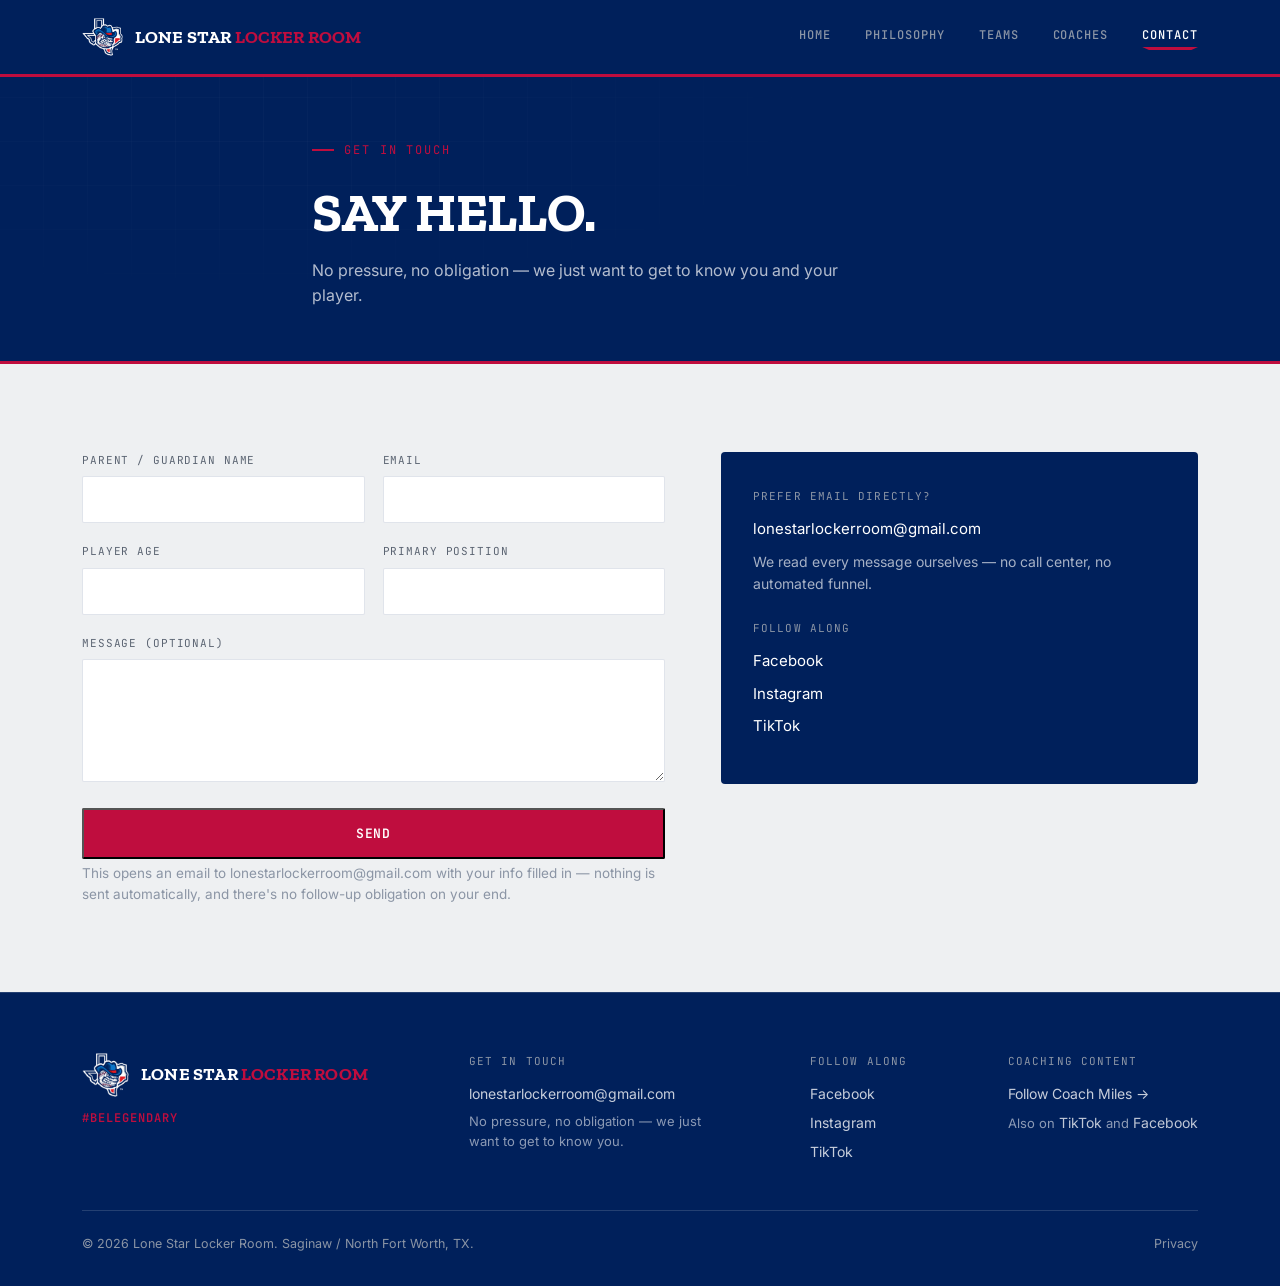
<file: contact.html>
<!DOCTYPE html>
<html lang="en">
<head>
<meta charset="UTF-8">
<meta name="viewport" content="width=device-width, initial-scale=1.0">
<title>Contact | Lone Star Locker Room</title>
<meta name="description" content="Get in touch with Lone Star Locker Room. No pressure, no obligation.">
<link rel="icon" type="image/png" href="assets/img/lslr-icon.png">
<link rel="preconnect" href="https://fonts.googleapis.com">
<link href="https://fonts.googleapis.com/css2?family=Anton&family=Zilla+Slab:wght@400;500;600;700&family=Inter:wght@400;500;600;700&family=JetBrains+Mono:wght@400;500;600;700&display=swap" rel="stylesheet">
<link rel="stylesheet" href="assets/css/style.css">
</head>
<body>

<nav class="nav">
  <div class="nav-inner">
    <a href="index.html" class="brand-lockup">
      <img src="assets/img/lslr-icon.png" alt="Lone Star Locker Room mark" class="mark mark-nav">
      <div class="wordmark">Lone Star <span>Locker Room</span></div>
    </a>
    <div class="nav-links">
      <a href="index.html">Home</a>
      <a href="philosophy.html">Philosophy</a>
      <a href="teams.html">Teams</a>
      <a href="coaches.html">Coaches</a>
      <a href="#top" class="active">Contact</a>
    </div>
    <button class="nav-toggle" id="nav-toggle" aria-label="Open menu" aria-expanded="false">
      <span></span><span></span><span></span>
    </button>
  </div>
  <div class="nav-mobile-panel" id="nav-mobile-panel">
      <a href="index.html">Home</a>
      <a href="philosophy.html">Philosophy</a>
      <a href="teams.html">Teams</a>
      <a href="coaches.html">Coaches</a>
      <a href="#top" class="active">Contact</a>
  </div>
</nav>


<section class="page-hero" id="top">
  <div class="container page-hero-inner">
    <div class="eyebrow">Get In Touch</div>
    <h1>Say hello.</h1>
    <p class="page-hero-sub">No pressure, no obligation &mdash; we just want to get to know you and your player.</p>
  </div>
</section>

<section class="section">
  <div class="container contact-grid">
    <div class="reveal">
      <form id="interest-form">
        <div class="form-row">
          <div class="form-group">
            <label for="f-name">Parent / Guardian Name</label>
            <input type="text" id="f-name" name="name" required>
          </div>
          <div class="form-group">
            <label for="f-email">Email</label>
            <input type="email" id="f-email" name="email" required>
          </div>
        </div>
        <div class="form-row">
          <div class="form-group">
            <label for="f-age">Player Age</label>
            <input type="text" id="f-age" name="age">
          </div>
          <div class="form-group">
            <label for="f-position">Primary Position</label>
            <input type="text" id="f-position" name="position">
          </div>
        </div>
        <div class="form-group">
          <label for="f-message">Message (optional)</label>
          <textarea id="f-message" name="message" rows="5"></textarea>
        </div>
        <button type="submit" class="btn btn-primary btn-block">Send</button>
        <p class="form-note">This opens an email to lonestarlockerroom@gmail.com with your info filled in &mdash; nothing is sent automatically, and there's no follow-up obligation on your end.</p>
      </form>
    </div>

    <div class="contact-side reveal">
      <div class="footer-col-title">Prefer email directly?</div>
      <a href="mailto:lonestarlockerroom@gmail.com">lonestarlockerroom@gmail.com</a>
      <p>We read every message ourselves &mdash; no call center, no automated funnel.</p>
      <div class="footer-col-title">Follow Along</div>
      <a href="https://www.facebook.com/LoneStarLockerRoom" target="_blank" rel="noopener">Facebook</a>
      <a href="https://www.instagram.com/lonestarlockerroom" target="_blank" rel="noopener">Instagram</a>
      <a href="https://www.tiktok.com/@lonestarlockerroom" target="_blank" rel="noopener">TikTok</a>
    </div>
  </div>
</section>

<footer id="contact-footer" style="border-top: 1px solid var(--hairline);">
  <div class="container">
    <div class="footer-top">
      <div class="footer-brand">
        <div class="brand-lockup">
          <img src="assets/img/lslr-icon.png" alt="Lone Star Locker Room mark" class="mark mark-footer">
          <div class="wordmark">Lone Star <span>Locker Room</span></div>
        </div>
        <div class="footer-tagline">#BeLegendary</div>
      </div>
      <div class="footer-col">
        <div class="footer-col-title">Get In Touch</div>
        <a href="mailto:lonestarlockerroom@gmail.com">lonestarlockerroom@gmail.com</a>
        <p style="max-width:240px; color:rgba(255,255,255,0.55); font-size:13px; margin-top:4px;">No pressure, no obligation &mdash; we just want to get to know you.</p>
      </div>
      <div class="footer-col">
        <div class="footer-col-title">Follow Along</div>
        <a href="https://www.facebook.com/LoneStarLockerRoom" target="_blank" rel="noopener">Facebook</a>
        <a href="https://www.instagram.com/lonestarlockerroom" target="_blank" rel="noopener">Instagram</a>
        <a href="https://www.tiktok.com/@lonestarlockerroom" target="_blank" rel="noopener">TikTok</a>
      </div>
      <div class="footer-col">
        <div class="footer-col-title">Coaching Content</div>
        <a href="https://www.instagram.com/heycoachmiles/" target="_blank" rel="noopener">Follow Coach Miles &rarr;</a>
        <p style="color:rgba(255,255,255,0.55); font-size:13px; margin-top:4px;">Also on <a href="https://www.tiktok.com/@heycoachmiles" target="_blank" rel="noopener" style="display:inline; color:rgba(255,255,255,0.75);">TikTok</a> and <a href="https://www.facebook.com/profile.php?id=61585629301353" target="_blank" rel="noopener" style="display:inline; color:rgba(255,255,255,0.75);">Facebook</a></p>
      </div>
    </div>
    <div class="footer-bottom">
      <span>&copy; 2026 Lone Star Locker Room. Saginaw / North Fort Worth, TX.</span>
      <a href="#">Privacy</a>
    </div>
  </div>
</footer>

<script src="assets/js/main.js"></script>
</body>
</html>
</file>
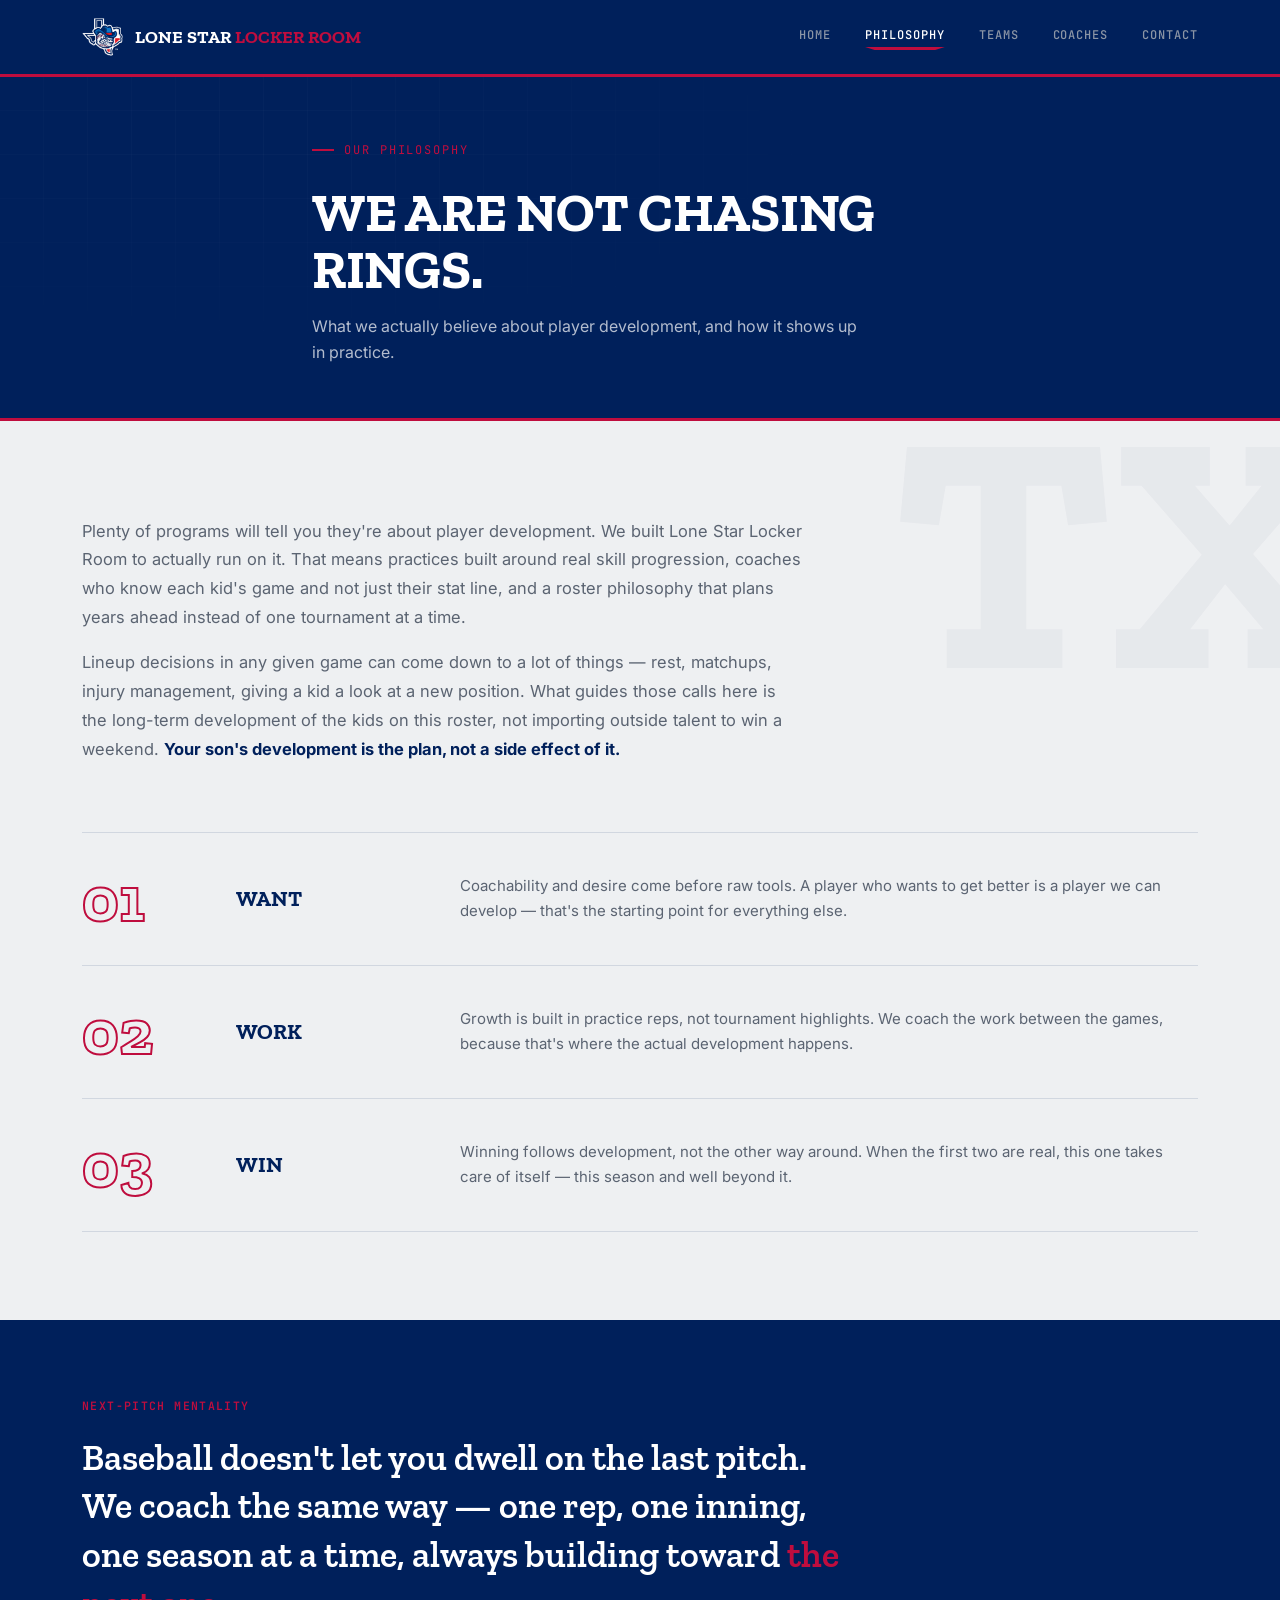
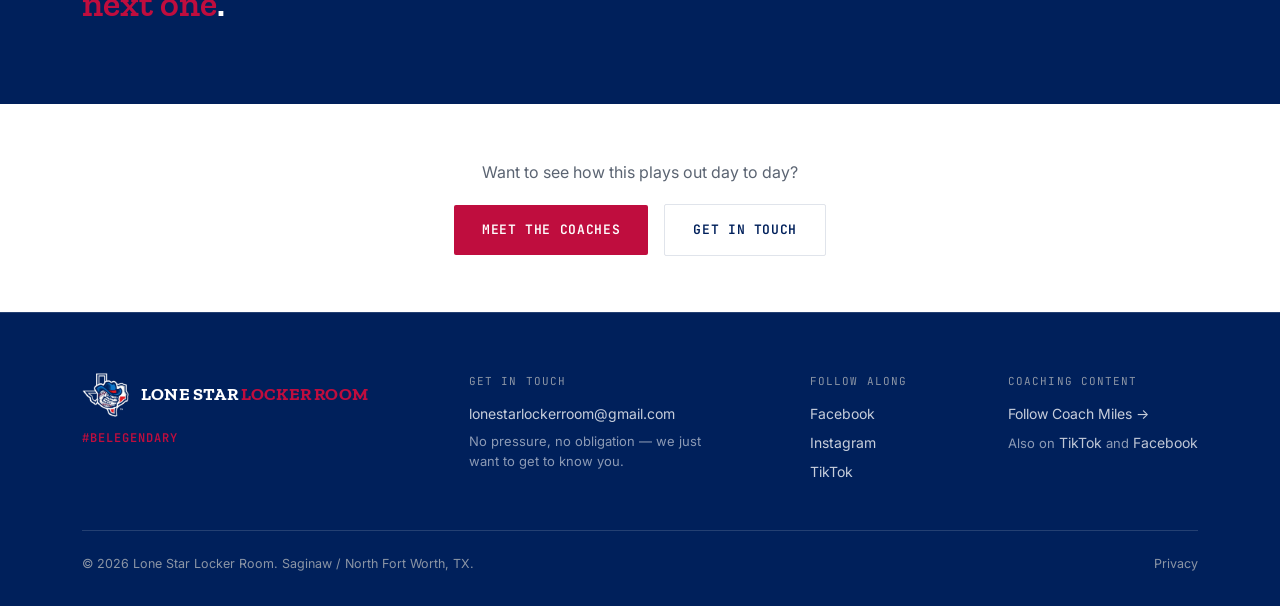
<file: philosophy.html>
<!DOCTYPE html>
<html lang="en">
<head>
<meta charset="UTF-8">
<meta name="viewport" content="width=device-width, initial-scale=1.0">
<title>Our Philosophy | Lone Star Locker Room</title>
<meta name="description" content="The development-first philosophy behind Lone Star Locker Room: Want, Work, Win, and a next-pitch mentality.">
<link rel="icon" type="image/png" href="assets/img/lslr-icon.png">
<link rel="preconnect" href="https://fonts.googleapis.com">
<link href="https://fonts.googleapis.com/css2?family=Anton&family=Zilla+Slab:wght@400;500;600;700&family=Inter:wght@400;500;600;700&family=JetBrains+Mono:wght@400;500;600;700&display=swap" rel="stylesheet">
<link rel="stylesheet" href="assets/css/style.css">
</head>
<body>

<nav class="nav">
  <div class="nav-inner">
    <a href="index.html" class="brand-lockup">
      <img src="assets/img/lslr-icon.png" alt="Lone Star Locker Room mark" class="mark mark-nav">
      <div class="wordmark">Lone Star <span>Locker Room</span></div>
    </a>
    <div class="nav-links">
      <a href="index.html">Home</a>
      <a href="#top" class="active">Philosophy</a>
      <a href="teams.html">Teams</a>
      <a href="coaches.html">Coaches</a>
      <a href="contact.html">Contact</a>
    </div>
    <button class="nav-toggle" id="nav-toggle" aria-label="Open menu" aria-expanded="false">
      <span></span><span></span><span></span>
    </button>
  </div>
  <div class="nav-mobile-panel" id="nav-mobile-panel">
      <a href="index.html">Home</a>
      <a href="#top" class="active">Philosophy</a>
      <a href="teams.html">Teams</a>
      <a href="coaches.html">Coaches</a>
      <a href="contact.html">Contact</a>
  </div>
</nav>


<section class="page-hero" id="top">
  <div class="container page-hero-inner">
    <div class="eyebrow">Our Philosophy</div>
    <h1>We are not chasing rings.</h1>
    <p class="page-hero-sub">What we actually believe about player development, and how it shows up in practice.</p>
  </div>
</section>

<section class="philosophy">
  <div class="phil-watermark">TX</div>
  <div class="container">
    <div class="phil-body reveal" style="border-left: none; padding-left: 0; max-width: 720px;">
      <p>Plenty of programs will tell you they're about player development. We built Lone Star Locker Room to actually run on it. That means practices built around real skill progression, coaches who know each kid's game and not just their stat line, and a roster philosophy that plans years ahead instead of one tournament at a time.</p>
      <p>Lineup decisions in any given game can come down to a lot of things &mdash; rest, matchups, injury management, giving a kid a look at a new position. What guides those calls here is the long-term development of the kids on this roster, not importing outside talent to win a weekend. <strong>Your son's development is the plan, not a side effect of it.</strong></p>
    </div>

    <div class="lineup reveal">
      <div class="lineup-row">
        <div class="lineup-num">01</div>
        <div class="lineup-title">Want</div>
        <div class="lineup-desc">Coachability and desire come before raw tools. A player who wants to get better is a player we can develop &mdash; that's the starting point for everything else.</div>
      </div>
      <div class="lineup-row">
        <div class="lineup-num">02</div>
        <div class="lineup-title">Work</div>
        <div class="lineup-desc">Growth is built in practice reps, not tournament highlights. We coach the work between the games, because that's where the actual development happens.</div>
      </div>
      <div class="lineup-row">
        <div class="lineup-num">03</div>
        <div class="lineup-title">Win</div>
        <div class="lineup-desc">Winning follows development, not the other way around. When the first two are real, this one takes care of itself &mdash; this season and well beyond it.</div>
      </div>
    </div>
  </div>
</section>

<section class="pullquote-section" style="border-top: 1px solid var(--hairline-dark);">
  <div class="container">
    <div class="pq-count">Next-Pitch Mentality</div>
    <div class="pullquote">Baseball doesn't let you dwell on the last pitch. We coach the same way &mdash; one rep, one inning, one season at a time, always building toward <em>the next one</em>.</div>
  </div>
</section>

<section class="section section-alt" style="padding: 56px 0;">
  <div class="container" style="text-align:center;">
    <p style="font-size: 16px; color: var(--steel); margin-bottom: 20px;">Want to see how this plays out day to day?</p>
    <a href="coaches.html" class="btn btn-primary" style="margin-right: 12px;">Meet The Coaches</a>
    <a href="contact.html" class="btn btn-secondary" style="border-color: var(--hairline-dark); color: var(--navy);">Get In Touch</a>
  </div>
</section>

<footer id="contact-footer" style="border-top: 1px solid var(--hairline);">
  <div class="container">
    <div class="footer-top">
      <div class="footer-brand">
        <div class="brand-lockup">
          <img src="assets/img/lslr-icon.png" alt="Lone Star Locker Room mark" class="mark mark-footer">
          <div class="wordmark">Lone Star <span>Locker Room</span></div>
        </div>
        <div class="footer-tagline">#BeLegendary</div>
      </div>
      <div class="footer-col">
        <div class="footer-col-title">Get In Touch</div>
        <a href="mailto:lonestarlockerroom@gmail.com">lonestarlockerroom@gmail.com</a>
        <p style="max-width:240px; color:rgba(255,255,255,0.55); font-size:13px; margin-top:4px;">No pressure, no obligation &mdash; we just want to get to know you.</p>
      </div>
      <div class="footer-col">
        <div class="footer-col-title">Follow Along</div>
        <a href="https://www.facebook.com/LoneStarLockerRoom" target="_blank" rel="noopener">Facebook</a>
        <a href="https://www.instagram.com/lonestarlockerroom" target="_blank" rel="noopener">Instagram</a>
        <a href="https://www.tiktok.com/@lonestarlockerroom" target="_blank" rel="noopener">TikTok</a>
      </div>
      <div class="footer-col">
        <div class="footer-col-title">Coaching Content</div>
        <a href="https://www.instagram.com/heycoachmiles/" target="_blank" rel="noopener">Follow Coach Miles &rarr;</a>
        <p style="color:rgba(255,255,255,0.55); font-size:13px; margin-top:4px;">Also on <a href="https://www.tiktok.com/@heycoachmiles" target="_blank" rel="noopener" style="display:inline; color:rgba(255,255,255,0.75);">TikTok</a> and <a href="https://www.facebook.com/profile.php?id=61585629301353" target="_blank" rel="noopener" style="display:inline; color:rgba(255,255,255,0.75);">Facebook</a></p>
      </div>
    </div>
    <div class="footer-bottom">
      <span>&copy; 2026 Lone Star Locker Room. Saginaw / North Fort Worth, TX.</span>
      <a href="#">Privacy</a>
    </div>
  </div>
</footer>

<script src="assets/js/main.js"></script>
</body>
</html>
</file>
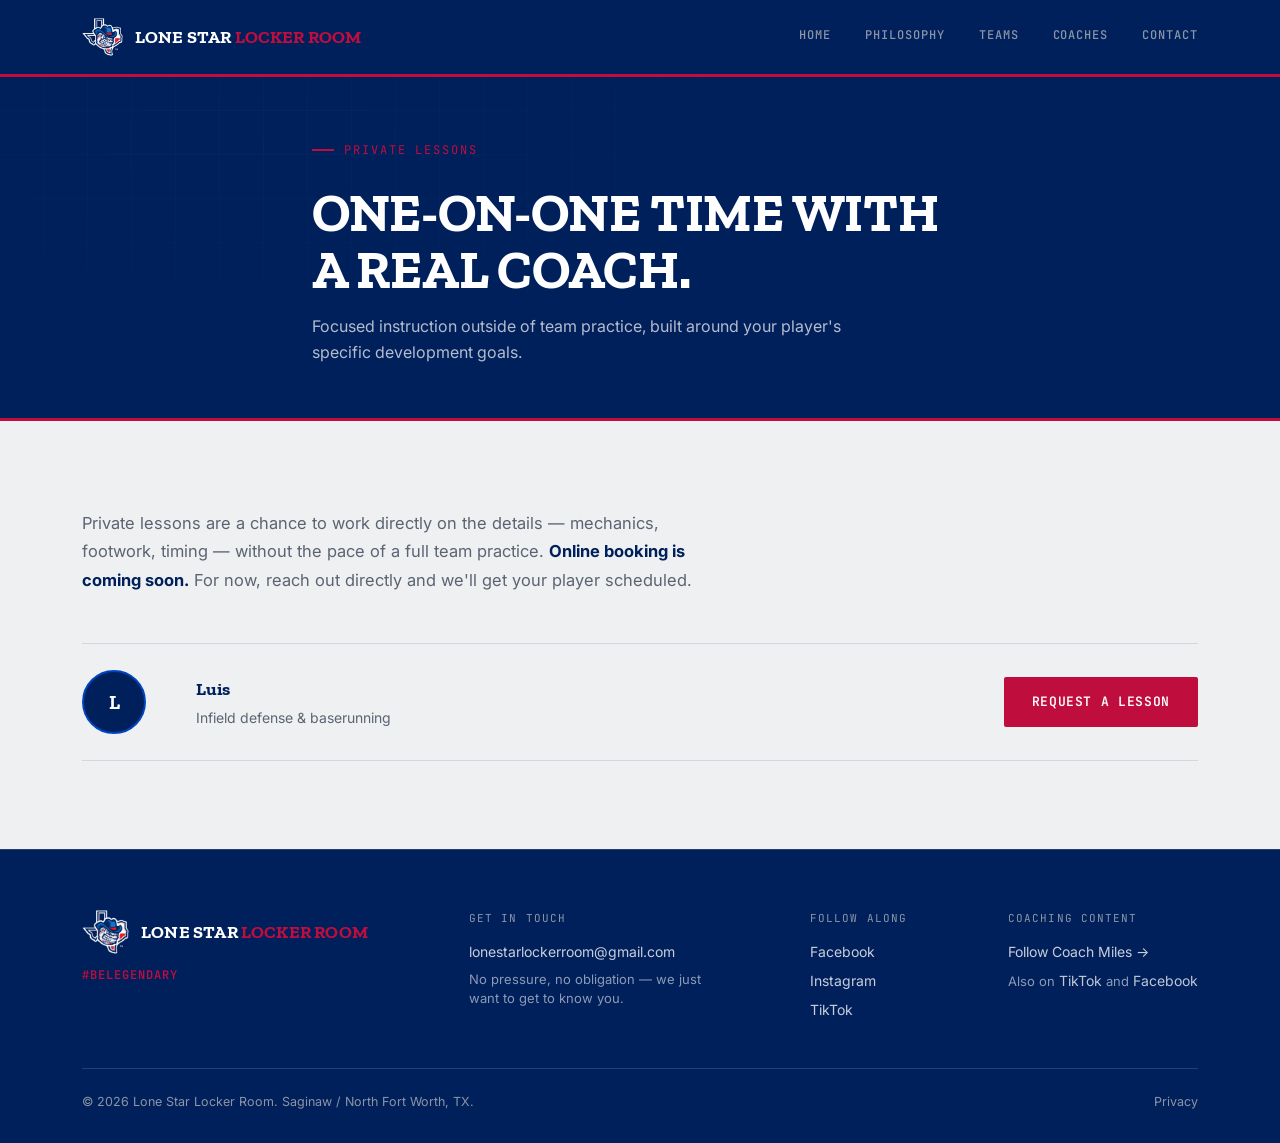
<file: private-lessons.html>
<!DOCTYPE html>
<html lang="en">
<head>
<meta charset="UTF-8">
<meta name="viewport" content="width=device-width, initial-scale=1.0">
<title>Private Lessons | Lone Star Locker Room</title>
<meta name="description" content="Book one-on-one private baseball lessons with Lone Star Locker Room coaches.">
<link rel="icon" type="image/png" href="assets/img/lslr-icon.png">
<link rel="preconnect" href="https://fonts.googleapis.com">
<link href="https://fonts.googleapis.com/css2?family=Anton&family=Zilla+Slab:wght@400;500;600;700&family=Inter:wght@400;500;600;700&family=JetBrains+Mono:wght@400;500;600;700&display=swap" rel="stylesheet">
<link rel="stylesheet" href="assets/css/style.css">
</head>
<body>

<nav class="nav">
  <div class="nav-inner">
    <a href="index.html" class="brand-lockup">
      <img src="assets/img/lslr-icon.png" alt="Lone Star Locker Room mark" class="mark mark-nav">
      <div class="wordmark">Lone Star <span>Locker Room</span></div>
    </a>
    <div class="nav-links">
      <a href="index.html">Home</a>
      <a href="philosophy.html">Philosophy</a>
      <a href="teams.html">Teams</a>
      <a href="coaches.html">Coaches</a>
      <a href="contact.html">Contact</a>
    </div>
    <button class="nav-toggle" id="nav-toggle" aria-label="Open menu" aria-expanded="false">
      <span></span><span></span><span></span>
    </button>
  </div>
  <div class="nav-mobile-panel" id="nav-mobile-panel">
      <a href="index.html">Home</a>
      <a href="philosophy.html">Philosophy</a>
      <a href="teams.html">Teams</a>
      <a href="coaches.html">Coaches</a>
      <a href="contact.html">Contact</a>
  </div>
</nav>


<section class="page-hero" id="top">
  <div class="container page-hero-inner">
    <div class="eyebrow">Private Lessons</div>
    <h1>One-on-one time with a real coach.</h1>
    <p class="page-hero-sub">Focused instruction outside of team practice, built around your player's specific development goals.</p>
  </div>
</section>

<section class="section">
  <div class="container">
    <p class="lesson-intro reveal">Private lessons are a chance to work directly on the details &mdash; mechanics, footwork, timing &mdash; without the pace of a full team practice. <strong>Online booking is coming soon.</strong> For now, reach out directly and we'll get your player scheduled.</p>

    <div class="reveal">
      <div class="instructor-row">
        <div class="instructor-avatar">L</div>
        <div>
          <div class="instructor-name">Luis</div>
          <div class="instructor-focus">Infield defense &amp; baserunning</div>
        </div>
        <a href="contact.html" class="btn btn-primary">Request A Lesson</a>
      </div>
    </div>
  </div>
</section>

<footer id="contact-footer" style="border-top: 1px solid var(--hairline);">
  <div class="container">
    <div class="footer-top">
      <div class="footer-brand">
        <div class="brand-lockup">
          <img src="assets/img/lslr-icon.png" alt="Lone Star Locker Room mark" class="mark mark-footer">
          <div class="wordmark">Lone Star <span>Locker Room</span></div>
        </div>
        <div class="footer-tagline">#BeLegendary</div>
      </div>
      <div class="footer-col">
        <div class="footer-col-title">Get In Touch</div>
        <a href="mailto:lonestarlockerroom@gmail.com">lonestarlockerroom@gmail.com</a>
        <p style="max-width:240px; color:rgba(255,255,255,0.55); font-size:13px; margin-top:4px;">No pressure, no obligation &mdash; we just want to get to know you.</p>
      </div>
      <div class="footer-col">
        <div class="footer-col-title">Follow Along</div>
        <a href="https://www.facebook.com/LoneStarLockerRoom" target="_blank" rel="noopener">Facebook</a>
        <a href="https://www.instagram.com/lonestarlockerroom" target="_blank" rel="noopener">Instagram</a>
        <a href="https://www.tiktok.com/@lonestarlockerroom" target="_blank" rel="noopener">TikTok</a>
      </div>
      <div class="footer-col">
        <div class="footer-col-title">Coaching Content</div>
        <a href="https://www.instagram.com/heycoachmiles/" target="_blank" rel="noopener">Follow Coach Miles &rarr;</a>
        <p style="color:rgba(255,255,255,0.55); font-size:13px; margin-top:4px;">Also on <a href="https://www.tiktok.com/@heycoachmiles" target="_blank" rel="noopener" style="display:inline; color:rgba(255,255,255,0.75);">TikTok</a> and <a href="https://www.facebook.com/profile.php?id=61585629301353" target="_blank" rel="noopener" style="display:inline; color:rgba(255,255,255,0.75);">Facebook</a></p>
      </div>
    </div>
    <div class="footer-bottom">
      <span>&copy; 2026 Lone Star Locker Room. Saginaw / North Fort Worth, TX.</span>
      <a href="#">Privacy</a>
    </div>
  </div>
</footer>

<script src="assets/js/main.js"></script>
</body>
</html>
</file>
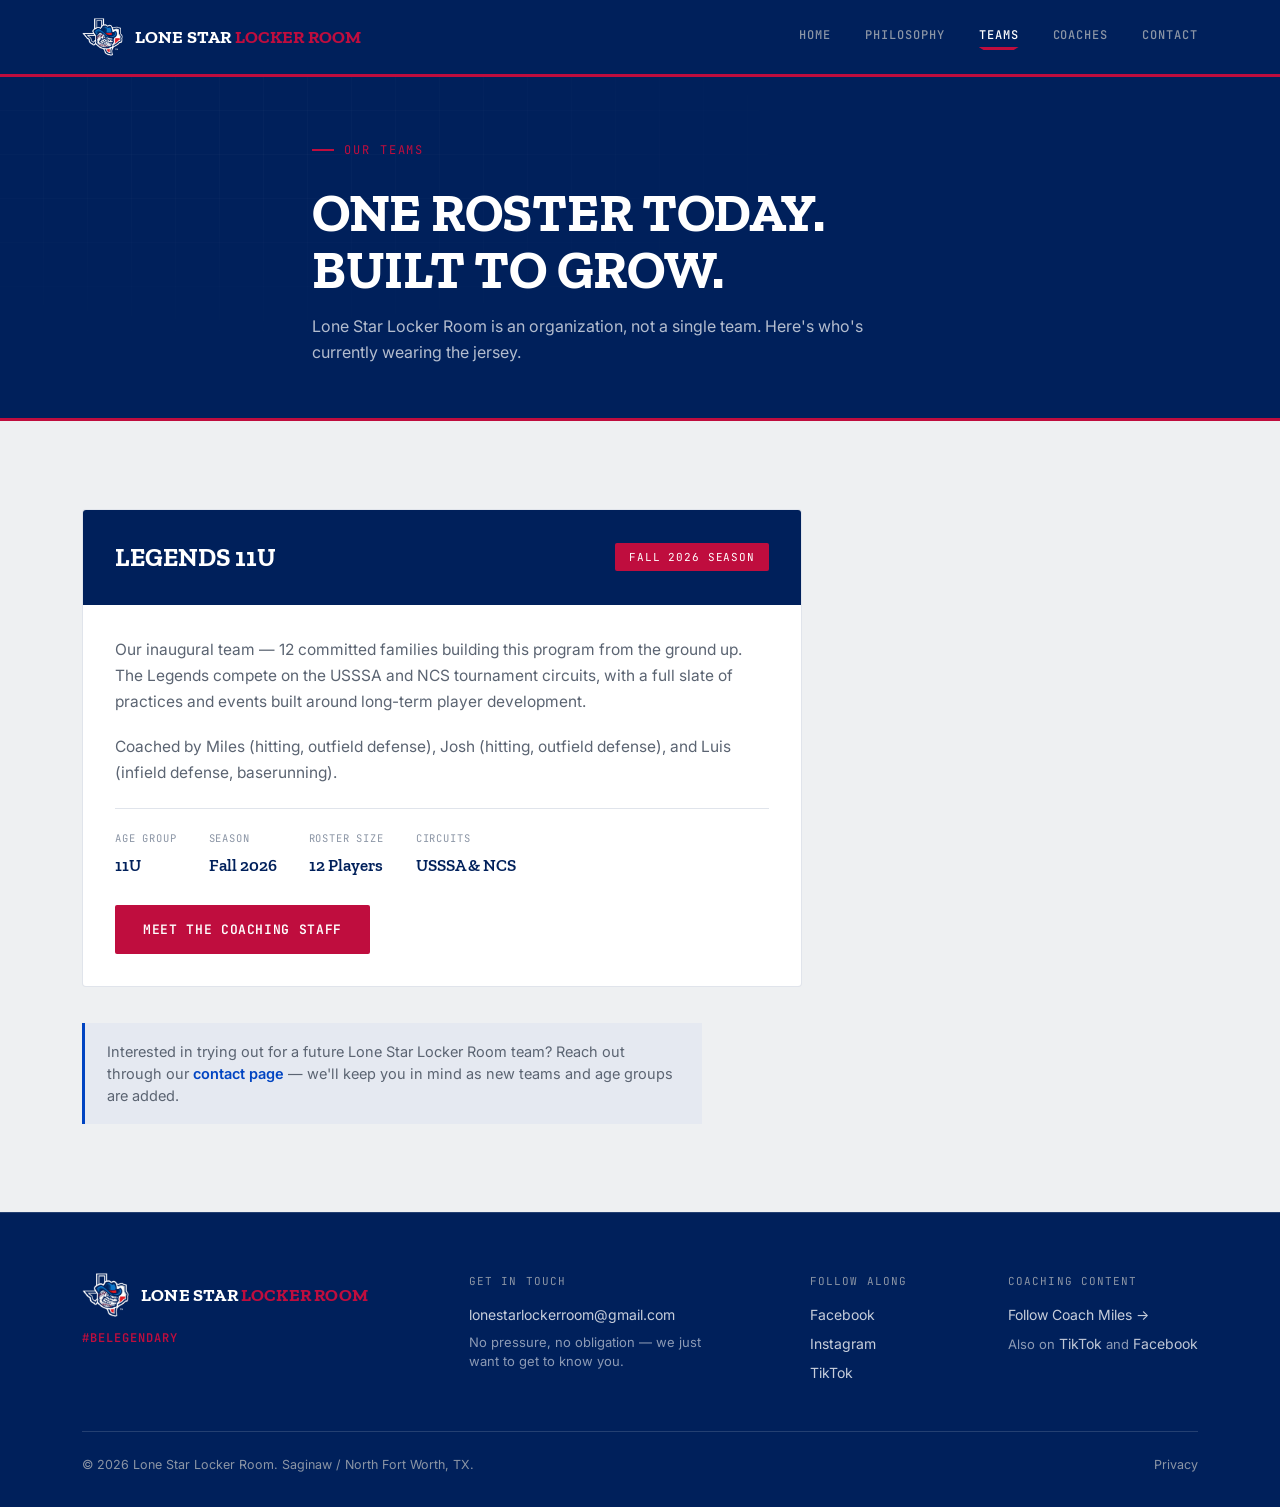
<file: teams.html>
<!DOCTYPE html>
<html lang="en">
<head>
<meta charset="UTF-8">
<meta name="viewport" content="width=device-width, initial-scale=1.0">
<title>Teams | Lone Star Locker Room</title>
<meta name="description" content="Lone Star Locker Room currently fields the Legends 11U team, competing Fall 2026 on the USSSA and NCS circuits.">
<link rel="icon" type="image/png" href="assets/img/lslr-icon.png">
<link rel="preconnect" href="https://fonts.googleapis.com">
<link href="https://fonts.googleapis.com/css2?family=Anton&family=Zilla+Slab:wght@400;500;600;700&family=Inter:wght@400;500;600;700&family=JetBrains+Mono:wght@400;500;600;700&display=swap" rel="stylesheet">
<link rel="stylesheet" href="assets/css/style.css">
</head>
<body>

<nav class="nav">
  <div class="nav-inner">
    <a href="index.html" class="brand-lockup">
      <img src="assets/img/lslr-icon.png" alt="Lone Star Locker Room mark" class="mark mark-nav">
      <div class="wordmark">Lone Star <span>Locker Room</span></div>
    </a>
    <div class="nav-links">
      <a href="index.html">Home</a>
      <a href="philosophy.html">Philosophy</a>
      <a href="#top" class="active">Teams</a>
      <a href="coaches.html">Coaches</a>
      <a href="contact.html">Contact</a>
    </div>
    <button class="nav-toggle" id="nav-toggle" aria-label="Open menu" aria-expanded="false">
      <span></span><span></span><span></span>
    </button>
  </div>
  <div class="nav-mobile-panel" id="nav-mobile-panel">
      <a href="index.html">Home</a>
      <a href="philosophy.html">Philosophy</a>
      <a href="#top" class="active">Teams</a>
      <a href="coaches.html">Coaches</a>
      <a href="contact.html">Contact</a>
  </div>
</nav>


<section class="page-hero" id="top">
  <div class="container page-hero-inner">
    <div class="eyebrow">Our Teams</div>
    <h1>One roster today. Built to grow.</h1>
    <p class="page-hero-sub">Lone Star Locker Room is an organization, not a single team. Here's who's currently wearing the jersey.</p>
  </div>
</section>

<section class="section">
  <div class="container">
    <div class="team-card reveal">
      <div class="team-card-band">
        <h3>Legends 11U</h3>
        <span class="team-status">Fall 2026 Season</span>
      </div>
      <div class="team-card-body">
        <p>Our inaugural team &mdash; 12 committed families building this program from the ground up. The Legends compete on the USSSA and NCS tournament circuits, with a full slate of practices and events built around long-term player development.</p>
        <p>Coached by Miles (hitting, outfield defense), Josh (hitting, outfield defense), and Luis (infield defense, baserunning).</p>
        <div class="team-meta">
          <div class="team-meta-item">
            <div class="label">Age Group</div>
            <div class="value">11U</div>
          </div>
          <div class="team-meta-item">
            <div class="label">Season</div>
            <div class="value">Fall 2026</div>
          </div>
          <div class="team-meta-item">
            <div class="label">Roster Size</div>
            <div class="value">12 Players</div>
          </div>
          <div class="team-meta-item">
            <div class="label">Circuits</div>
            <div class="value">USSSA &amp; NCS</div>
          </div>
        </div>
        <a href="coaches.html" class="btn btn-primary" style="margin-top: 26px; display:inline-block;">Meet The Coaching Staff</a>
      </div>
    </div>

    <div class="teams-note reveal">
      Interested in trying out for a future Lone Star Locker Room team? Reach out through our <a href="contact.html" style="color: var(--royal); font-weight:600;">contact page</a> &mdash; we'll keep you in mind as new teams and age groups are added.
    </div>
  </div>
</section>

<footer id="contact-footer" style="border-top: 1px solid var(--hairline);">
  <div class="container">
    <div class="footer-top">
      <div class="footer-brand">
        <div class="brand-lockup">
          <img src="assets/img/lslr-icon.png" alt="Lone Star Locker Room mark" class="mark mark-footer">
          <div class="wordmark">Lone Star <span>Locker Room</span></div>
        </div>
        <div class="footer-tagline">#BeLegendary</div>
      </div>
      <div class="footer-col">
        <div class="footer-col-title">Get In Touch</div>
        <a href="mailto:lonestarlockerroom@gmail.com">lonestarlockerroom@gmail.com</a>
        <p style="max-width:240px; color:rgba(255,255,255,0.55); font-size:13px; margin-top:4px;">No pressure, no obligation &mdash; we just want to get to know you.</p>
      </div>
      <div class="footer-col">
        <div class="footer-col-title">Follow Along</div>
        <a href="https://www.facebook.com/LoneStarLockerRoom" target="_blank" rel="noopener">Facebook</a>
        <a href="https://www.instagram.com/lonestarlockerroom" target="_blank" rel="noopener">Instagram</a>
        <a href="https://www.tiktok.com/@lonestarlockerroom" target="_blank" rel="noopener">TikTok</a>
      </div>
      <div class="footer-col">
        <div class="footer-col-title">Coaching Content</div>
        <a href="https://www.instagram.com/heycoachmiles/" target="_blank" rel="noopener">Follow Coach Miles &rarr;</a>
        <p style="color:rgba(255,255,255,0.55); font-size:13px; margin-top:4px;">Also on <a href="https://www.tiktok.com/@heycoachmiles" target="_blank" rel="noopener" style="display:inline; color:rgba(255,255,255,0.75);">TikTok</a> and <a href="https://www.facebook.com/profile.php?id=61585629301353" target="_blank" rel="noopener" style="display:inline; color:rgba(255,255,255,0.75);">Facebook</a></p>
      </div>
    </div>
    <div class="footer-bottom">
      <span>&copy; 2026 Lone Star Locker Room. Saginaw / North Fort Worth, TX.</span>
      <a href="#">Privacy</a>
    </div>
  </div>
</footer>

<script src="assets/js/main.js"></script>
</body>
</html>
</file>
<file: assets/css/style.css>
:root {
    --navy: #00205B;
    --navy-soft: #1E3A6E;
    --red: #BF0D3E;
    --royal: #0044C2;
    --white: #FFFFFF;
    --paper: #EEF0F2;
    --steel: #5B6472;
    --steel-light: #8B95A5;
    --hairline: rgba(255,255,255,0.14);
    --hairline-dark: rgba(0,32,91,0.12);

    --display: 'Zilla Slab', Georgia, serif;
    --display-impact: 'Anton', 'Zilla Slab', Georgia, serif;
    --body: 'Inter', -apple-system, sans-serif;
    --mono: 'JetBrains Mono', 'Courier New', monospace;
  }

  * { margin: 0; padding: 0; box-sizing: border-box; }
  html { scroll-behavior: smooth; }
  body {
    font-family: var(--body);
    color: var(--navy);
    background: var(--paper);
    line-height: 1.5;
    -webkit-font-smoothing: antialiased;
    overflow-x: clip;
  }
  a { color: inherit; text-decoration: none; }
  .container { max-width: 1180px; margin: 0 auto; padding: 0 32px; }

  /* ===== BUNTING DIVIDER (signature motif) ===== */
  .bunting {
    height: 10px;
    width: 100%;
    background-repeat: repeat-x;
    background-size: 16px 10px;
    background-position: center;
    opacity: 0.85;
  }
  .bunting-red-on-navy { background-image: url("data:image/svg+xml,%3Csvg%20xmlns%3D%22http%3A//www.w3.org/2000/svg%22%20viewBox%3D%220%200%2020%2020%22%3E%3Cpolygon%20points%3D%220%2C0%2020%2C0%2010%2C18%22%20fill%3D%22%23CC2936%22/%3E%3C/svg%3E"); background-color: var(--navy); }
  .bunting-navy-on-red { background-image: url("data:image/svg+xml,%3Csvg%20xmlns%3D%22http%3A//www.w3.org/2000/svg%22%20viewBox%3D%220%200%2020%2020%22%3E%3Cpolygon%20points%3D%220%2C0%2020%2C0%2010%2C18%22%20fill%3D%22%230A1628%22/%3E%3C/svg%3E"); background-color: var(--red); }
  .bunting-navy-on-paper { background-image: url("data:image/svg+xml,%3Csvg%20xmlns%3D%22http%3A//www.w3.org/2000/svg%22%20viewBox%3D%220%200%2020%2020%22%3E%3Cpolygon%20points%3D%220%2C0%2020%2C0%2010%2C18%22%20fill%3D%22%230A1628%22/%3E%3C/svg%3E"); background-color: var(--paper); }
  .bunting-paper-on-navy { background-image: url("data:image/svg+xml,%3Csvg%20xmlns%3D%22http%3A//www.w3.org/2000/svg%22%20viewBox%3D%220%200%2020%2020%22%3E%3Cpolygon%20points%3D%220%2C0%2020%2C0%2010%2C18%22%20fill%3D%22%23EEF0F2%22/%3E%3C/svg%3E"); background-color: var(--navy); }

  /* ===== NAV ===== */
  .nav {
    position: sticky;
    top: 0;
    z-index: 50;
    background: var(--navy);
    border-bottom: 3px solid var(--red);
  }
  .nav-inner {
    display: flex;
    align-items: center;
    justify-content: space-between;
    padding: 18px 32px;
    max-width: 1180px;
    margin: 0 auto;
  }
  .brand-lockup { display: flex; align-items: center; gap: 12px; }
  .mark { display: block; }
  .mark-nav { height: 38px; width: auto; }
  .mark-footer { height: 44px; width: auto; }
  .wordmark {
    font-family: var(--display);
    font-weight: 700;
    font-size: 18px;
    color: var(--white);
    letter-spacing: 0.01em;
    text-transform: uppercase;
  }
  .wordmark span { color: var(--red); }
  .nav-links { display: flex; gap: 34px; font-family: var(--mono); font-size: 12px; letter-spacing: 0.08em; text-transform: uppercase; font-weight: 500; }
  .nav-links a { color: var(--steel-light); position: relative; padding-bottom: 4px; transition: color 0.2s ease; }
  .nav-links a:hover, .nav-links a:focus-visible { color: var(--white); }
  .nav-links a.active { color: var(--white); }
  .nav-links a.active::after {
    content: "";
    position: absolute;
    left: 0; right: 0; bottom: -2px;
    height: 3px;
    background: var(--red);
    clip-path: polygon(0 0, 100% 0, 88% 100%, 12% 100%);
  }
  .nav-toggle {
    display: none;
    flex-direction: column;
    justify-content: center;
    gap: 5px;
    width: 32px;
    height: 32px;
    background: none;
    border: none;
    cursor: pointer;
    padding: 0;
  }
  .nav-toggle span {
    display: block;
    width: 100%;
    height: 2px;
    background: var(--white);
    transition: transform 0.2s ease, opacity 0.2s ease;
  }
  .nav-toggle[aria-expanded="true"] span:nth-child(1) { transform: translateY(7px) rotate(45deg); }
  .nav-toggle[aria-expanded="true"] span:nth-child(2) { opacity: 0; }
  .nav-toggle[aria-expanded="true"] span:nth-child(3) { transform: translateY(-7px) rotate(-45deg); }
  .nav-mobile-panel {
    display: none;
    flex-direction: column;
    background: var(--navy-soft);
    border-top: 1px solid var(--hairline);
  }
  .nav-mobile-panel a {
    padding: 16px 32px;
    font-family: var(--mono);
    font-size: 13px;
    letter-spacing: 0.06em;
    text-transform: uppercase;
    color: rgba(255,255,255,0.78);
    border-bottom: 1px solid var(--hairline);
  }
  .nav-mobile-panel a.active { color: var(--white); }
  .nav-mobile-panel a:last-child { border-bottom: none; }
  .nav-mobile-panel.is-open { display: flex; }
  @media (max-width: 760px) {
    .nav-links { display: none; }
    .nav-toggle { display: flex; }
  }

  /* ===== HERO ===== */
  .hero {
    background: var(--navy);
    color: var(--white);
    position: relative;
    padding: 84px 0 0;
  }
  .hero::before {
    content: "";
    position: absolute;
    inset: 0;
    background-image:
      repeating-linear-gradient(0deg, transparent, transparent 43px, var(--hairline) 43px, var(--hairline) 44px),
      repeating-linear-gradient(90deg, transparent, transparent 43px, var(--hairline) 43px, var(--hairline) 44px);
    opacity: 0.18;
    mask-image: radial-gradient(ellipse 70% 55% at 30% 25%, black 0%, transparent 70%);
    pointer-events: none;
  }
  .hero-grid {
    position: relative;
    display: grid;
    grid-template-columns: 1.15fr 0.85fr;
    align-items: center;
    min-height: 560px;
  }
  .hero-copy {
    position: relative;
    z-index: 2;
    padding: 40px 0 64px;
  }
  .eyebrow {
    font-family: var(--mono);
    font-size: 12px;
    letter-spacing: 0.16em;
    text-transform: uppercase;
    color: var(--red);
    margin-bottom: 26px;
    display: flex;
    align-items: center;
    gap: 10px;
  }
  .eyebrow::before { content: ""; width: 22px; height: 2px; background: var(--red); }
  h1 {
    font-family: var(--display-impact);
    font-weight: 400;
    text-transform: uppercase;
    font-size: clamp(38px, 6vw, 76px);
    line-height: 0.96;
    letter-spacing: 0.005em;
    margin-bottom: 30px;
    max-width: 640px;
  }
  h1 em {
    font-style: normal;
    color: var(--red);
  }
  .hero-sub {
    font-size: 17.5px;
    line-height: 1.65;
    color: rgba(255,255,255,0.72);
    max-width: 460px;
    margin-bottom: 38px;
  }
  .hero-ctas { display: flex; gap: 16px; flex-wrap: wrap; }
  .btn {
    font-family: var(--mono);
    font-size: 13px;
    letter-spacing: 0.05em;
    text-transform: uppercase;
    font-weight: 600;
    padding: 15px 28px;
    border-radius: 2px;
    transition: all 0.2s ease;
    display: inline-block;
  }
  .btn-primary { background: var(--red); color: var(--white); }
  .btn-primary:hover, .btn-primary:focus-visible { background: #9C0A32; }
  .btn-secondary { border: 1px solid var(--hairline); color: var(--white); }
  .btn-secondary:hover, .btn-secondary:focus-visible { border-color: var(--white); background: rgba(255,255,255,0.06); }

  .hero-mark-wrap {
    position: relative;
    height: 100%;
    display: flex;
    align-items: center;
    justify-content: flex-end;
    z-index: 1;
  }
  .mark-hero {
    width: 108%;
    max-width: none;
    transform: rotate(0deg) translateX(6%);
    filter: drop-shadow(0 6px 14px rgba(0,0,0,0.3));
  }
  @media (max-width: 900px) {
    .hero-grid { grid-template-columns: 1fr; min-height: 0; }
    .hero-mark-wrap { justify-content: center; margin-top: -20px; order: -1; }
    .mark-hero { width: 62%; transform: rotate(0deg); }
    .hero-copy { padding-top: 8px; text-align: left; }
    h1 { max-width: 100%; }
  }

  /* ===== MISSION BAND ===== */
  .mission-band {
    background: var(--navy-soft);
    border-top: 1px solid var(--hairline);
    border-bottom: 1px solid var(--hairline);
    padding: 26px 0;
    text-align: center;
  }
  .mission-line {
    font-family: var(--mono);
    font-size: 13px;
    font-weight: 500;
    letter-spacing: 0.04em;
    color: rgba(255,255,255,0.68);
  }

  /* ===== PHILOSOPHY SECTION ===== */
  .philosophy { background: var(--paper); padding: 96px 0 88px; position: relative; overflow: hidden; }
  .phil-watermark {
    position: absolute;
    top: -40px;
    right: -60px;
    font-family: var(--display);
    font-weight: 700;
    font-size: 340px;
    line-height: 1;
    color: rgba(0,32,91,0.035);
    user-select: none;
    pointer-events: none;
    z-index: 0;
  }
  .phil-header { max-width: 680px; margin-bottom: 52px; position: relative; z-index: 1; }
  .phil-header .eyebrow { color: var(--royal); }
  .phil-header .eyebrow::before { background: var(--royal); }
  h2 {
    font-family: var(--display);
    font-weight: 700;
    text-transform: uppercase;
    font-size: clamp(30px, 4.6vw, 54px);
    line-height: 1.04;
    margin-bottom: 24px;
    color: var(--navy);
  }
  h2 em { font-style: normal; color: var(--red); }
  .phil-body {
    font-size: 16.5px;
    line-height: 1.75;
    color: var(--steel);
    max-width: 620px;
    position: relative;
    z-index: 1;
    padding-left: 22px;
    border-left: 3px solid var(--royal);
  }
  .phil-body p + p { margin-top: 16px; }
  .phil-body strong { color: var(--navy); font-weight: 700; }

  /* Lineup list (3 W's — real sequence) */
  .lineup { margin-top: 68px; position: relative; z-index: 1; }
  .lineup-row {
    display: grid;
    grid-template-columns: 130px 200px 1fr;
    gap: 24px;
    padding: 34px 0;
    border-bottom: 1px solid var(--hairline-dark);
    align-items: center;
  }
  .lineup-row:first-child { border-top: 1px solid var(--hairline-dark); }
  .lineup-num {
    font-family: var(--display);
    font-size: 64px;
    font-weight: 700;
    line-height: 1;
    color: transparent;
    -webkit-text-stroke: 2px var(--red);
  }
  .lineup-title {
    font-family: var(--display);
    font-weight: 700;
    text-transform: uppercase;
    font-size: 22px;
    color: var(--navy);
  }
  .lineup-desc { font-size: 15px; line-height: 1.65; color: var(--steel); }
  @media (max-width: 700px) {
    .lineup-row { grid-template-columns: 70px 1fr; }
    .lineup-title { grid-column: 2; }
    .lineup-desc { grid-column: 2; }
    .lineup-num { font-size: 44px; }
    .phil-watermark { display: none; }
  }

  /* ===== PULL QUOTE ===== */
  .pullquote-section { background: var(--navy); padding: 76px 0; }
  .pq-count {
    font-family: var(--mono);
    font-size: 11.5px;
    letter-spacing: 0.12em;
    color: var(--red);
    text-transform: uppercase;
    margin-bottom: 20px;
    font-weight: 600;
  }
  .pullquote {
    font-family: var(--display);
    font-weight: 600;
    font-style: normal;
    font-size: clamp(24px, 3.4vw, 36px);
    line-height: 1.35;
    color: var(--white);
    max-width: 760px;
  }
  .pullquote em { font-style: normal; color: var(--red); }

  /* ===== FOOTER ===== */
  footer { background: var(--navy); color: var(--white); padding: 60px 0 32px; }
  .footer-top {
    display: flex; justify-content: space-between; align-items: flex-start;
    flex-wrap: wrap; gap: 40px; padding-bottom: 40px; border-bottom: 1px solid var(--hairline);
  }
  .footer-brand .brand-lockup { margin-bottom: 12px; }
  .footer-tagline { font-family: var(--mono); font-size: 12px; letter-spacing: 0.08em; color: var(--red); text-transform: uppercase; font-weight: 600; }
  .footer-col-title { font-family: var(--mono); font-size: 11px; letter-spacing: 0.1em; text-transform: uppercase; color: var(--steel-light); margin-bottom: 14px; }
  .footer-col a, .footer-col p { display: block; font-size: 14px; color: rgba(255,255,255,0.78); margin-bottom: 8px; }
  .footer-col a:hover { color: var(--white); }
  .footer-bottom {
    display: flex; justify-content: space-between; align-items: center; flex-wrap: wrap;
    gap: 12px; padding-top: 24px; font-size: 12.5px; color: var(--steel-light);
  }
  .footer-bottom a { color: var(--steel-light); }
  .footer-bottom a:hover { color: var(--white); }

  /* ===== SOCIAL ICONS ===== */
  .social-icons { display: flex; gap: 12px; margin-top: 4px; }
  .social-icon-btn {
    width: 38px;
    height: 38px;
    border-radius: 50%;
    background: rgba(255,255,255,0.07);
    border: 1px solid var(--hairline);
    display: flex;
    align-items: center;
    justify-content: center;
    color: rgba(255,255,255,0.8);
    transition: background 0.2s ease, color 0.2s ease, border-color 0.2s ease;
  }
  .social-icon-btn:hover, .social-icon-btn:focus-visible {
    background: var(--red);
    border-color: var(--red);
    color: var(--white);
  }
  .social-icon-btn svg { width: 18px; height: 18px; fill: currentColor; }
  .social-icons-light .social-icon-btn { background: rgba(10,22,40,0.05); border-color: var(--hairline-dark); color: var(--steel); }
  .social-icons-light .social-icon-btn:hover { background: var(--red); border-color: var(--red); color: var(--white); }

  /* ===== CORE VALUES (LET'ER RIP) ===== */
  .values-intro { font-size: 16px; line-height: 1.7; color: var(--steel); max-width: 640px; margin-bottom: 12px; }
  .values-intro strong { color: var(--red); font-weight: 700; }
  .values-list { margin-top: 44px; }
  .values-row {
    display: grid;
    grid-template-columns: 46px 52px 230px 1fr;
    gap: 22px;
    align-items: center;
    padding: 22px 0;
    border-bottom: 1px solid var(--hairline-dark);
  }
  .values-row:first-child { border-top: 1px solid var(--hairline-dark); }
  .values-letter {
    font-family: var(--display-impact);
    font-weight: 400;
    font-size: 30px;
    color: var(--red);
    line-height: 1;
    text-align: center;
  }
  .values-icon {
    width: 44px;
    height: 44px;
    border-radius: 50%;
    background: var(--navy);
    color: var(--white);
    display: flex;
    align-items: center;
    justify-content: center;
    flex-shrink: 0;
  }
  .values-title {
    font-family: var(--display);
    font-weight: 700;
    text-transform: uppercase;
    font-size: 16.5px;
    color: var(--navy);
    letter-spacing: 0.01em;
  }
  .values-desc { font-size: 14.5px; line-height: 1.6; color: var(--steel); }
  .values-desc strong { color: var(--red); font-weight: 700; }
  @media (max-width: 720px) {
    .values-row { grid-template-columns: 34px 40px 1fr; }
    .values-desc { grid-column: 1 / -1; padding-left: 74px; margin-top: -6px; }
  }

  .reveal { opacity: 0; transform: translateY(14px); transition: opacity 0.6s ease, transform 0.6s ease; }
  .reveal.is-visible { opacity: 1; transform: translateY(0); }
  @media (prefers-reduced-motion: reduce) {
    .reveal { opacity: 1; transform: none; transition: none; }
    html { scroll-behavior: auto; }
  }

  /* ===== INTERIOR PAGE HERO (Philosophy, Teams, Coaches, Lessons, Contact) ===== */
  .page-hero {
    background: var(--navy);
    color: var(--white);
    padding: 64px 0 52px;
    position: relative;
    border-bottom: 3px solid var(--red);
  }
  .page-hero::before {
    content: "";
    position: absolute;
    inset: 0;
    background-image:
      repeating-linear-gradient(0deg, transparent, transparent 43px, var(--hairline) 43px, var(--hairline) 44px),
      repeating-linear-gradient(90deg, transparent, transparent 43px, var(--hairline) 43px, var(--hairline) 44px);
    opacity: 0.16;
    mask-image: radial-gradient(ellipse 70% 90% at 20% 20%, black 0%, transparent 70%);
    pointer-events: none;
  }
  .page-hero-inner { position: relative; z-index: 1; max-width: 720px; }
  .page-hero h1 {
    font-family: var(--display);
    font-weight: 700;
    max-width: none;
    font-size: clamp(32px, 5vw, 54px);
    line-height: 1.05;
    letter-spacing: -0.005em;
    margin-bottom: 0;
  }
  .page-hero-sub {
    margin-top: 16px;
    font-size: 16px;
    line-height: 1.6;
    color: rgba(255,255,255,0.7);
    max-width: 560px;
  }

  /* ===== GENERIC SECTION ===== */
  .section { padding: 88px 0; }
  .section-tight { padding: 64px 0; }
  .section-alt { background: var(--white); }

  /* ===== TEAMS ===== */
  .team-card {
    background: var(--white);
    border: 1px solid var(--hairline-dark);
    border-radius: 4px;
    overflow: hidden;
    max-width: 720px;
  }
  .team-card-band {
    background: var(--navy);
    padding: 28px 32px;
    display: flex;
    align-items: center;
    justify-content: space-between;
    gap: 20px;
    flex-wrap: wrap;
  }
  .team-card-band h3 {
    font-family: var(--display);
    font-weight: 700;
    text-transform: uppercase;
    font-size: 26px;
    color: var(--white);
  }
  .team-status {
    font-family: var(--mono);
    font-size: 11px;
    letter-spacing: 0.08em;
    text-transform: uppercase;
    color: var(--white);
    background: var(--red);
    padding: 6px 14px;
    border-radius: 2px;
  }
  .team-card-body { padding: 32px; }
  .team-card-body p { font-size: 15.5px; line-height: 1.7; color: var(--steel); margin-bottom: 18px; }
  .team-meta { display: flex; gap: 32px; flex-wrap: wrap; margin-top: 22px; padding-top: 22px; border-top: 1px solid var(--hairline-dark); }
  .team-meta-item .label { font-family: var(--mono); font-size: 10.5px; letter-spacing: 0.08em; text-transform: uppercase; color: var(--steel-light); margin-bottom: 6px; }
  .team-meta-item .value { font-family: var(--display); font-weight: 600; font-size: 17px; color: var(--navy); }
  .teams-note {
    margin-top: 36px;
    font-size: 14.5px;
    color: var(--steel);
    max-width: 620px;
    padding: 18px 22px;
    border-left: 3px solid var(--royal);
    background: rgba(0,68,194,0.04);
  }

  /* ===== COACHES ===== */
  .coach-grid { display: grid; grid-template-columns: repeat(3, 1fr); gap: 28px; }
  @media (max-width: 900px) { .coach-grid { grid-template-columns: 1fr; max-width: 460px; } }
  .coach-card {
    background: var(--white);
    border: 1px solid var(--hairline-dark);
    border-radius: 4px;
    padding: 32px 26px;
  }
  .coach-avatar {
    width: 64px;
    height: 64px;
    border-radius: 50%;
    background: var(--navy);
    color: var(--white);
    display: flex;
    align-items: center;
    justify-content: center;
    font-family: var(--display);
    font-weight: 700;
    font-size: 22px;
    margin-bottom: 20px;
    border: 2px solid var(--red);
  }
  .coach-name { font-family: var(--display); font-weight: 700; font-size: 20px; color: var(--navy); margin-bottom: 4px; }
  .coach-role { font-family: var(--mono); font-size: 11px; letter-spacing: 0.06em; text-transform: uppercase; color: var(--red); margin-bottom: 16px; }
  .coach-bio { font-size: 14.5px; line-height: 1.65; color: var(--steel); }

  /* ===== FULL COACH PROFILE (rich content) ===== */
  .coach-profile {
    display: grid;
    grid-template-columns: 260px 1fr;
    gap: 44px;
    padding: 48px 0;
    border-bottom: 1px solid var(--hairline-dark);
  }
  .coach-profile:first-of-type { border-top: 1px solid var(--hairline-dark); }
  .coach-profile-photo img {
    width: 100%;
    aspect-ratio: 3 / 4;
    object-fit: cover;
    object-position: top center;
    display: block;
    border-radius: 4px;
    border: 3px solid var(--red);
  }
  .coach-profile-name { font-family: var(--display); font-weight: 700; font-size: 30px; color: var(--navy); line-height: 1.1; margin-bottom: 6px; }
  .coach-profile-role { font-family: var(--mono); font-size: 12px; letter-spacing: 0.06em; text-transform: uppercase; color: var(--red); margin-bottom: 28px; }
  .coach-section { margin-bottom: 22px; }
  .coach-section-title {
    font-family: var(--mono);
    font-size: 10.5px;
    letter-spacing: 0.1em;
    text-transform: uppercase;
    color: var(--steel-light);
    margin-bottom: 8px;
  }
  .coach-section p { font-size: 15px; line-height: 1.7; color: var(--steel); }
  .coach-rapid-fire {
    display: flex;
    flex-wrap: wrap;
    gap: 28px;
    margin: 28px 0;
    padding: 20px 24px;
    background: var(--paper);
    border-radius: 4px;
  }
  .rapid-fire-item .label { font-family: var(--mono); font-size: 10px; letter-spacing: 0.08em; text-transform: uppercase; color: var(--steel-light); margin-bottom: 4px; }
  .rapid-fire-item .value { font-family: var(--display); font-weight: 600; font-size: 15px; color: var(--navy); }
  .coach-final-thought {
    font-family: var(--display);
    font-weight: 500;
    font-size: 17px;
    line-height: 1.6;
    color: var(--navy);
    border-left: 3px solid var(--royal);
    padding-left: 20px;
    margin-top: 8px;
  }
  @media (max-width: 720px) {
    .coach-profile { grid-template-columns: 1fr; }
    .coach-profile-photo { max-width: 260px; }
  }

  /* ===== PRIVATE LESSONS ===== */
  .lesson-intro { max-width: 640px; font-size: 16.5px; line-height: 1.75; color: var(--steel); margin-bottom: 48px; }
  .lesson-intro strong { color: var(--navy); }
  .instructor-row {
    display: grid;
    grid-template-columns: 90px 1fr auto;
    gap: 24px;
    align-items: center;
    padding: 26px 0;
    border-bottom: 1px solid var(--hairline-dark);
  }
  .instructor-row:first-of-type { border-top: 1px solid var(--hairline-dark); }
  .instructor-avatar {
    width: 64px; height: 64px; border-radius: 50%;
    background: var(--navy); color: var(--white);
    display: flex; align-items: center; justify-content: center;
    font-family: var(--display); font-weight: 700; font-size: 20px;
    border: 2px solid var(--royal);
  }
  .instructor-name { font-family: var(--display); font-weight: 700; font-size: 18px; color: var(--navy); }
  .instructor-focus { font-size: 14px; color: var(--steel); margin-top: 4px; }
  @media (max-width: 640px) {
    .instructor-row { grid-template-columns: 60px 1fr; }
    .instructor-row .btn { grid-column: 1 / -1; justify-self: start; margin-top: 4px; }
  }

  /* ===== CONTACT ===== */
  .contact-grid { display: grid; grid-template-columns: 1.1fr 0.9fr; gap: 56px; }
  @media (max-width: 860px) { .contact-grid { grid-template-columns: 1fr; } }
  .form-group { margin-bottom: 20px; }
  .form-group label {
    display: block;
    font-family: var(--mono);
    font-size: 11px;
    letter-spacing: 0.08em;
    text-transform: uppercase;
    color: var(--steel);
    margin-bottom: 8px;
  }
  .form-group input, .form-group select, .form-group textarea {
    width: 100%;
    font-family: var(--body);
    font-size: 15px;
    padding: 13px 14px;
    border: 1px solid var(--hairline-dark);
    border-radius: 2px;
    background: var(--white);
    color: var(--navy);
  }
  .form-group input:focus, .form-group select:focus, .form-group textarea:focus {
    outline: none;
    border-color: var(--royal);
  }
  .form-row { display: grid; grid-template-columns: 1fr 1fr; gap: 18px; }
  @media (max-width: 500px) { .form-row { grid-template-columns: 1fr; } }
  .form-note { font-size: 13.5px; color: var(--steel-light); margin-top: 4px; }
  .contact-side { background: var(--navy); color: var(--white); padding: 36px 32px; border-radius: 4px; height: fit-content; }
  .contact-side .footer-col-title { color: var(--steel-light); }
  .contact-side a { display: block; font-size: 15px; color: var(--white); margin-bottom: 10px; }
  .contact-side p { font-size: 14px; color: rgba(255,255,255,0.65); margin-bottom: 24px; line-height: 1.6; }
  .btn-block { display: block; text-align: center; width: 100%; }
</file>
